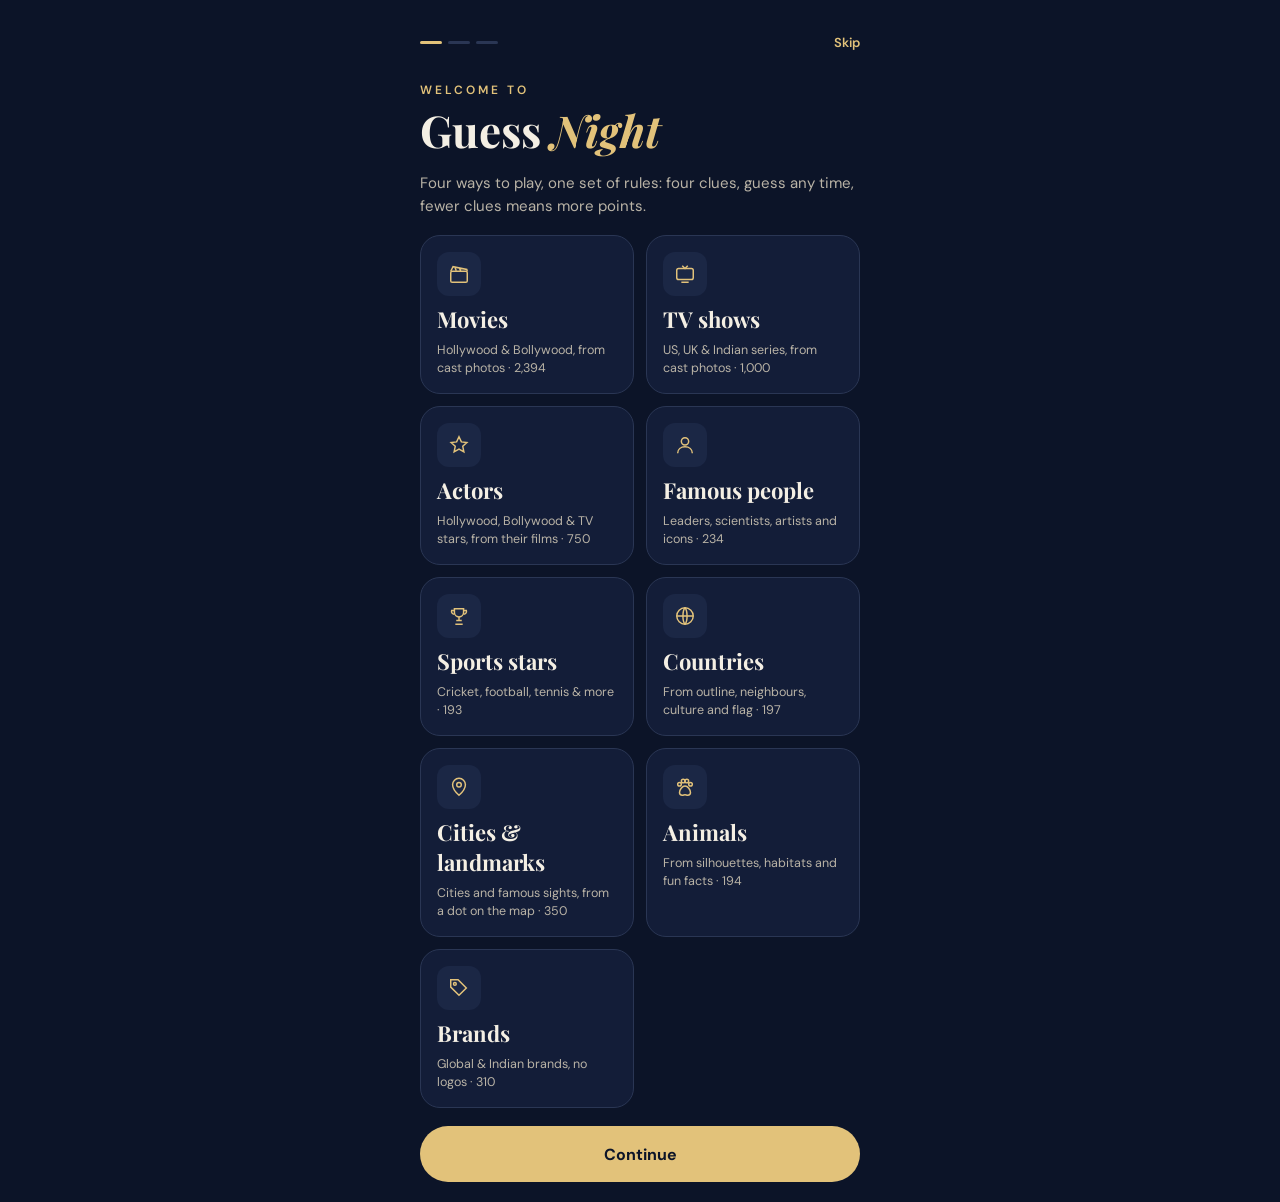
<file: index.html>
<!doctype html>
<html lang="en">
<head>
  <meta charset="utf-8" />
  <meta name="viewport" content="width=device-width, initial-scale=1, viewport-fit=cover" />
  <meta name="theme-color" content="#0C1428" />
  <meta name="color-scheme" content="dark" />
  <title>Guess Night</title>
  <link rel="icon" href="data:," />
  <link rel="preconnect" href="https://fonts.googleapis.com" />
  <link rel="preconnect" href="https://fonts.gstatic.com" crossorigin />
  <link href="https://fonts.googleapis.com/css2?family=Playfair+Display:ital,wght@0,600;0,700;1,600&family=DM+Sans:wght@400;500;600;700&display=swap" rel="stylesheet" />
  <script>
    // Anonymous play counts (GoatCounter: no cookies, no personal data). Only on the live site, never on localhost.
    if (/\.github\.io$/.test(location.hostname)) {
      const gc = document.createElement("script"); gc.async = true; gc.src = "https://gc.zgo.at/count.js";
      gc.dataset.goatcounter = "https://shyam3101.goatcounter.com/count"; document.head.appendChild(gc);
    }
  </script>
  <link rel="stylesheet" href="styles.css?v=4.5" />
</head>
<body>
<div id="app">

  <!-- ===== ONBOARDING 1: welcome ===== -->
  <section class="screen" id="ob1" aria-labelledby="ob1q">
    <div class="ob-top"><div class="dots" aria-hidden="true"><i class="on"></i><i></i><i></i></div><button class="link-btn" data-skip>Skip</button></div>
    <div><div class="label gold">Welcome to</div><h1 class="ob-q" id="ob1q" style="font-size:44px">Guess <em style="color:var(--gold)">Night</em></h1></div>
    <p class="ob-sub">Four ways to play, one set of rules: four clues, guess any time, fewer clues means more points.</p>
    <div class="cat-grid" id="obCats"></div>
    <button class="btn primary wide" id="ob1Next" style="margin-top:auto">Continue</button>
  </section>

  <!-- ===== ONBOARDING 2: level ===== -->
  <section class="screen" id="ob2" aria-labelledby="ob2q">
    <div class="ob-top"><div class="dots" aria-hidden="true"><i class="on"></i><i class="on"></i><i></i></div><button class="link-btn" data-skip>Skip</button></div>
    <h1 class="ob-q" id="ob2q">How hard should it be?</h1>
    <p class="ob-sub">You can change this any time.</p>
    <div style="display:flex;flex-direction:column;gap:12px">
      <button class="choice" data-level="supereasy"><span><strong>Just the hits</strong><small>Super easy · only the most famous answers, extra guess.</small></span></button>
      <button class="choice" data-level="easy"><span><strong>Casual</strong><small>Well-known answers with the clearest clues first.</small></span></button>
      <button class="choice" data-level="medium"><span><strong>Buff</strong><small>A good mix of famous and less obvious.</small></span></button>
      <button class="choice" data-level="hard"><span><strong>Nerd</strong><small>Everything, with the trickiest clues first.</small></span></button>
    </div>
  </section>

  <!-- ===== ONBOARDING 3: nickname ===== -->
  <section class="screen" id="ob3" aria-labelledby="ob3q">
    <div class="ob-top"><div class="dots" aria-hidden="true"><i class="on"></i><i class="on"></i><i class="on"></i></div><button class="link-btn" data-skip>Skip</button></div>
    <h1 class="ob-q" id="ob3q">What should we call you?</h1>
    <p class="ob-sub">Shown on your scores. Keep ours or type your own.</p>
    <div class="name-row">
      <label for="nickInput" class="sr">Nickname</label>
      <input id="nickInput" class="text-input" maxlength="24" autocomplete="off" />
      <button class="icon-btn" id="nickShuffle" aria-label="Suggest another name" style="width:56px;height:56px">
        <svg width="20" height="20" viewBox="0 0 24 24" fill="none" stroke="currentColor" stroke-width="2" stroke-linecap="round" aria-hidden="true"><path d="M3 7h3c5 0 7 10 12 10h3M3 17h3c2 0 3.5-1.6 4.7-3.5M14.3 9.5C15.5 8 16.9 7 18 7h3M18 4l3 3-3 3M18 14l3 3-3 3"/></svg>
      </button>
    </div>
    <div style="margin-top:auto;display:flex;flex-direction:column;gap:6px">
      <button class="btn primary wide" id="obPractice">Try a practice round</button>
      <button class="btn text wide" id="obSkipPractice">Skip practice</button>
    </div>
  </section>

  <!-- ===== HUB ===== -->
  <section class="screen" id="hubScreen" aria-labelledby="hubTitle">
    <div class="row"><div class="label gold">Tonight's lineup</div><div class="spacer"></div>
      <button class="icon-btn" id="openSettings" aria-label="Settings"><svg width="18" height="18" viewBox="0 0 24 24" fill="none" stroke="currentColor" stroke-width="1.8" aria-hidden="true"><path d="M4 7h10M18 7h2M4 17h4M12 17h8"/><circle cx="16" cy="7" r="2"/><circle cx="10" cy="17" r="2"/></svg></button>
    </div>
    <div style="text-align:center;display:flex;flex-direction:column;gap:8px">
      <h1 class="title" id="hubTitle" style="font-size:50px">Guess <em style="color:var(--gold)">Night</em></h1>
      <p class="muted" id="hubGreeting" style="margin:0;font-size:15px;line-height:1.5">Pick a category. Four clues. Name it before the curtain falls.</p>
    </div>
    <div class="seg two" id="modeSeg" role="group" aria-label="Game mode"><button data-v="solo">Solo</button><button data-v="party">Party</button></div>

    <div class="cat-grid" id="catGrid"></div>

    <div class="party-setup" id="partySetup" hidden>
      <div class="row"><div class="label">How many players?</div><span class="spacer"></span>
        <div class="stepper"><button class="icon-btn" id="pMinus" aria-label="Remove a player">−</button><b id="pCount" aria-live="polite">3</b><button class="icon-btn" id="pPlus" aria-label="Add a player">+</button></div></div>
      <div class="pnames" id="pNames"></div>
      <div class="label">What are we guessing?</div>
      <div class="row" style="flex-wrap:wrap;gap:6px" id="pCats"></div>
      <div class="muted" id="pCatNote" style="font-size:13px;line-height:1.5"></div>
      <div class="label">How do you play?</div>
      <div class="seg two" id="pStyle" role="group" aria-label="Party style"><button data-v="shout">Shout it out</button><button data-v="turns">Take turns</button></div>
      <div class="muted" id="pStyleNote" style="font-size:13px;line-height:1.5"></div>
      <div class="opts" id="partyOptions"></div>
      <button class="btn primary wide" id="startParty">Start party game</button>
    </div>

    <div class="home-foot" style="margin-top:auto"><span id="hubRecords"></span><span class="spacer"></span><button class="link-btn" id="openAbout">About</button><button class="link-btn" data-howto>How to play</button></div>
  </section>

  <!-- ===== CATEGORY HOME ===== -->
  <section class="screen" id="homeScreen" aria-labelledby="homeTitle">
    <div class="back-row"><button class="icon-btn" data-hub aria-label="Back to all categories"><svg width="18" height="18" viewBox="0 0 24 24" fill="none" stroke="currentColor" stroke-width="2" aria-hidden="true"><path d="M15 6l-6 6 6 6"/></svg></button><div class="label gold" id="homeKicker">Guess Night</div></div>
    <div style="display:flex;flex-direction:column;align-items:center;gap:12px">
      <div class="faces" id="homeFaces"></div>
      <h1 class="title" id="homeTitle" style="font-size:44px;text-align:center"></h1>
      <p class="muted" id="homeGreeting" style="margin:0;text-align:center;font-size:15px;max-width:300px;line-height:1.5"></p>
    </div>
    <div class="opts" id="homeOptions"></div>
    <div style="display:flex;flex-direction:column;gap:10px;margin-top:auto">
      <button class="btn primary wide" id="startSolo">Start solo game</button>
      <button class="daily-card" id="dailyCard"></button>
    </div>
    <div class="home-foot"><span id="homeRecords"></span><span class="spacer"></span><button class="link-btn" id="openStats">Stats</button><button class="link-btn" data-howto>How to play</button></div>
  </section>

  <!-- ===== GAME ===== -->
  <section class="screen" id="gameScreen" aria-label="Game">
    <div class="hud">
      <button class="icon-btn" id="quitBtn" aria-label="Quit game"><svg width="16" height="16" viewBox="0 0 24 24" fill="none" stroke="currentColor" stroke-width="2" aria-hidden="true"><path d="M6 6l12 12M18 6L6 18"/></svg></button>
      <div class="stars" id="hudLives" role="img"></div>
      <div class="label gold" id="hudMode" hidden></div>
      <div class="hud-score"><b id="hudScore">0</b><small id="hudStreak">No streak yet</small></div>
    </div>
    <div style="display:flex;flex-direction:column;gap:10px">
      <div class="act-row">
        <div class="act-title" id="actTitle">Act I</div>
        <div class="ring" id="ring" role="timer" aria-live="off">
          <svg width="48" height="48" viewBox="0 0 48 48" aria-hidden="true"><circle class="track" cx="24" cy="24" r="20" fill="none" stroke-width="3"/><circle class="prog" id="ringProg" cx="24" cy="24" r="20" fill="none" stroke-width="3" stroke-linecap="round" stroke-dasharray="125.66" stroke-dashoffset="0"/></svg>
          <span id="ringNum">15</span>
        </div>
      </div>
      <div class="bars" id="bars" aria-hidden="true"><i><b></b></i><i><b></b></i><i><b></b></i><i><b></b></i></div>
      <div class="worth"><span id="actHint"></span><span>Worth <b id="worthNum">150</b></span></div>
    </div>
    <div class="mix-chip" id="mixChip" hidden></div>
    <div class="cast" id="cast" aria-live="polite"></div>
    <div class="info-cards" id="infoCards"></div>
    <div class="tried" id="tried" hidden></div>
    <div class="coach" id="coach" hidden><p id="coachText"></p><div class="row"><span class="label" id="coachStep"></span><span class="spacer"></span><button class="btn primary" id="coachNext" style="height:44px">Next</button></div></div>
    <div class="guess-area">
      <div class="heard" id="heard" aria-live="polite"></div>
      <div class="feedback" id="feedback" aria-live="polite"></div>
      <div class="guess-row">
        <div class="sugg" id="sugg" hidden role="listbox" aria-label="Matching answers"></div>
        <label for="guessInput" class="sr">Your answer</label>
        <input id="guessInput" class="text-input" placeholder="Search" autocomplete="off" autocorrect="off" autocapitalize="off" spellcheck="false" enterkeyhint="go" />
        <button class="mic" id="micBtn" aria-label="Turn on hands-free voice" aria-pressed="false"><svg width="22" height="22" viewBox="0 0 24 24" fill="none" stroke="currentColor" stroke-width="1.8" stroke-linecap="round" aria-hidden="true"><rect x="9" y="3" width="6" height="11" rx="3"/><path d="M5 11a7 7 0 0 0 14 0M12 18v3"/></svg></button>
        <button class="btn primary" id="guessBtn" style="height:56px;padding:0 20px">Guess</button>
      </div>
      <div class="hint-line" id="hintLine">3 guesses left</div>
      <div class="row"><button class="btn text" id="skipBtn" style="color:var(--muted);padding:0 4px">Skip</button><span class="spacer"></span><button class="btn text" id="nextActBtn" style="padding:0 4px">Next clue now</button></div>
    </div>
  </section>

  <!-- ===== REVEAL ===== -->
  <section class="screen" id="revealScreen" aria-labelledby="revTitle">
    <div class="label gold">And the answer is</div>
    <div class="poster-wrap" id="revVisual"><img class="poster" id="revPoster" alt="" /><div class="shimmer" id="revShimmer" hidden></div></div>
    <div class="tier" id="revTier"></div>
    <div style="display:flex;flex-direction:column;gap:4px"><h2 class="title" id="revTitle" style="font-size:34px"></h2><div class="muted" id="revMeta" style="font-size:14px"></div></div>
    <div class="breakdown" id="revBreak"></div>
    <div class="row" style="justify-content:center;align-items:baseline;gap:10px"><div class="big-pts" id="revPts">+0</div><div class="muted" id="revTotal" style="font-size:14px"></div></div>
    <div id="revBadge"></div>
    <div class="board" id="revBoard" hidden></div>
    <div class="stars" id="revLives" role="img" style="justify-content:center"></div>
    <div class="starring" id="revStarring"></div>
    <button class="stay" id="reportBtn" style="font-size:12px">Report a problem with this one</button>
    <div class="rev-cta">
      <button class="btn primary wide big" id="revNext"><span class="fillbar" aria-hidden="true"></span><span class="lbl" id="revNextLbl">Next</span></button>
      <div class="row" style="justify-content:center;gap:18px"><button class="stay" id="revStay" hidden>Stay on this one</button><button class="stay" id="revEnd">End game</button></div>
    </div>
  </section>

  <!-- ===== GAME OVER ===== -->
  <section class="screen" id="overScreen" aria-labelledby="overTitle">
    <div style="text-align:center;display:flex;flex-direction:column;align-items:center;gap:8px;padding-top:10px">
      <svg class="trophy" width="54" height="54" viewBox="0 0 24 24" fill="none" stroke="currentColor" stroke-width="1.4" aria-hidden="true"><path d="M8 4h8v5a4 4 0 0 1-8 0z"/><path d="M8 6H5a3 3 0 0 0 3 4M16 6h3a3 3 0 0 1-3 4M12 13v4M9 21h6M10 17h4"/></svg>
      <div class="label gold">The awards</div>
      <h1 class="title" id="overTitle" style="font-size:22px;font-weight:600;font-style:italic">For outstanding guessing, the score goes to</h1>
      <div class="muted" id="overName"></div>
      <div class="big-pts" id="overScore" style="font-size:64px">0</div>
    </div>
    <div id="overAward"></div>
    <div class="grid2">
      <div class="stat"><small id="overNailedLabel">Nailed</small><b id="overNailed">0</b></div>
      <div class="stat"><small>Best streak</small><b id="overStreak">0</b></div>
    </div>
    <div class="list-line" id="overLists"></div>
    <div style="margin-top:auto;display:flex;flex-direction:column;gap:8px">
      <button class="btn primary wide" id="overAgain">Play again</button>
      <div class="row"><button class="btn ghost" id="overShare" style="flex:1">Share score</button><button class="btn ghost" id="overHome" style="flex:1">Home</button></div>
    </div>
  </section>

  <!-- ===== PARTY PODIUM ===== -->
  <section class="screen" id="podiumScreen" aria-labelledby="podTitle">
    <div style="text-align:center;display:flex;flex-direction:column;align-items:center;gap:6px;padding-top:6px">
      <svg class="trophy" width="48" height="48" viewBox="0 0 24 24" fill="none" stroke="currentColor" stroke-width="1.4" aria-hidden="true"><path d="M8 4h8v5a4 4 0 0 1-8 0z"/><path d="M8 6H5a3 3 0 0 0 3 4M16 6h3a3 3 0 0 1-3 4M12 13v4M9 21h6M10 17h4"/></svg>
      <div class="label gold">And the award goes to</div>
      <h1 class="title" id="podTitle" style="font-size:40px"></h1>
      <div class="muted" id="podSub"></div>
    </div>
    <div class="podium" id="podium"></div>
    <div class="board" id="podBoard"></div>
    <div class="label">Special awards</div>
    <div class="awards-list" id="podAwards"></div>
    <div style="margin-top:auto;display:flex;gap:8px"><button class="btn primary" id="podRematch" style="flex:1">Rematch</button><button class="btn ghost" id="podHome" style="flex:1">Home</button></div>
  </section>

  <!-- ===== DAILY RESULT ===== -->
  <section class="screen" id="dailyScreen" aria-labelledby="dailyTitle">
    <div class="row"><button class="icon-btn" data-home aria-label="Back"><svg width="18" height="18" viewBox="0 0 24 24" fill="none" stroke="currentColor" stroke-width="2" aria-hidden="true"><path d="M15 6l-6 6 6 6"/></svg></button><div class="label gold" id="dailyKicker">Daily challenge</div></div>
    <div style="text-align:center;display:flex;flex-direction:column;gap:6px"><h1 class="title" id="dailyTitle" style="font-size:36px"></h1><div class="muted" id="dailySub"></div></div>
    <div class="squares" id="dailySquares"></div>
    <div class="muted" style="font-size:12px;text-align:center">Gold = solved on the first clue. Darker = more clues needed. Empty = missed.</div>
    <div class="list-line" id="dailyFilms"></div>
    <div class="share-box" id="dailyShare"></div>
    <div style="margin-top:auto;display:flex;gap:8px"><button class="btn primary" id="dailyShareBtn" style="flex:1">Share</button><button class="btn ghost" id="dailyCopyBtn" style="flex:1">Copy</button></div>
    <div class="muted" style="font-size:13px;text-align:center">A new set of 5 arrives tomorrow.</div>
  </section>

  <!-- ===== STATS ===== -->
  <section class="screen" id="statsScreen" aria-labelledby="statsTitle">
    <div class="row"><button class="icon-btn" data-home aria-label="Back"><svg width="18" height="18" viewBox="0 0 24 24" fill="none" stroke="currentColor" stroke-width="2" aria-hidden="true"><path d="M15 6l-6 6 6 6"/></svg></button><h1 class="title" id="statsTitle" style="font-size:28px">Your stats</h1></div>
    <div class="grid2" id="statsGrid"></div>
    <div class="label" id="statsCatLabel">Accuracy</div>
    <div id="statsInd" style="display:flex;flex-direction:column;gap:10px"></div>
    <div class="label" id="statsDecadeLabel">Best decade</div>
    <div id="statsDecade" class="list-line"></div>
    <button class="btn text" id="resetStats" style="margin-top:auto">Reset stats</button>
  </section>

  <!-- ===== SETTINGS ===== -->
  <section class="screen" id="settingsScreen" aria-labelledby="setTitle">
    <div class="row"><button class="icon-btn" data-hub aria-label="Back"><svg width="18" height="18" viewBox="0 0 24 24" fill="none" stroke="currentColor" stroke-width="2" aria-hidden="true"><path d="M15 6l-6 6 6 6"/></svg></button><h1 class="title" id="setTitle" style="font-size:28px">Settings</h1></div>
    <div class="set-group"><div class="label">Difficulty</div>
      <div class="seg five" id="setDiff" role="group" aria-label="Difficulty"><button data-v="supereasy">Super easy</button><button data-v="easy">Easy</button><button data-v="medium">Medium</button><button data-v="hard">Hard</button><button data-v="mixed">Mixed</button></div></div>
    <div class="set-group"><div class="label">Time per clue</div>
      <div class="seg three" id="setTime" role="group" aria-label="Time per clue"><button data-v="15">15 sec</button><button data-v="30">30 sec</button><button data-v="60">1 min</button></div>
      <div class="muted" style="font-size:12px">Daily challenges always use 15 seconds, so everyone's scores compare fairly.</div>
      <div class="toggle-row"><span id="lblAuto">Auto next<small style="display:block;color:var(--muted);font-size:12px">Start the next round 3 seconds after each answer</small></span><button class="switch" role="switch" id="swAuto" aria-labelledby="lblAuto"></button></div></div>
    <div class="set-group"><label class="label" for="setNick">Nickname</label><input id="setNick" class="text-input" maxlength="24" autocomplete="off" /></div>
    <div>
      <div class="toggle-row"><span id="lblSound">Sound effects</span><button class="switch" role="switch" id="swSound" aria-labelledby="lblSound"></button></div>
      <div class="toggle-row"><span id="lblVib">Vibration</span><button class="switch" role="switch" id="swVib" aria-labelledby="lblVib"></button></div>
      <div class="toggle-row"><span id="lblVoice">Hands-free voice</span><button class="switch" role="switch" id="swVoice" aria-labelledby="lblVoice"></button></div>
      <div class="set-group" style="padding:12px 0"><div class="label">Voice language</div>
        <div class="seg three" id="setLang" role="group" aria-label="Voice language"><button data-v="en-IN">English (India)</button><button data-v="en-US">English (US)</button><button data-v="hi-IN">Hindi</button></div>
        <div class="muted" id="voiceSupport" style="font-size:12px"></div></div>
      <div class="toggle-row"><span id="lblRm">Reduce motion</span><button class="switch" role="switch" id="swRm" aria-labelledby="lblRm"></button></div>
    </div>
    <button class="btn ghost wide" id="resetSeen">Reset seen answers</button>
    <button class="btn ghost wide" id="replayTutorial">Replay the tutorial</button>
    <button class="btn ghost wide" id="openAbout2">About &amp; credits</button>
  </section>

  <!-- ===== ABOUT ===== -->
  <section class="screen" id="aboutScreen" aria-labelledby="aboutTitle">
    <div class="row"><button class="icon-btn" data-hub aria-label="Back"><svg width="18" height="18" viewBox="0 0 24 24" fill="none" stroke="currentColor" stroke-width="2" aria-hidden="true"><path d="M15 6l-6 6 6 6"/></svg></button><h1 class="title" id="aboutTitle" style="font-size:28px">About</h1></div>
    <div class="about" id="aboutBody"></div>
  </section>
</div>

<!-- countdown -->
<div class="overlay" id="countdown" hidden aria-live="assertive">
  <div class="countdown">
    <span class="slate" id="cdIcon"></span>
    <div class="label gold" id="cdLabel">Round 1</div>
    <div class="num" id="cdNum">3</div>
  </div>
</div>

<!-- how to play -->
<div class="sheet-bg" id="howTo" hidden>
  <div class="sheet" role="dialog" aria-modal="true" aria-labelledby="howToTitle">
    <h2 class="title" id="howToTitle" style="font-size:26px">How to play</h2>
    <ol id="howToActs"></ol>
    <p class="muted" style="margin:0;line-height:1.6;font-size:14px">A new clue arrives every 15 seconds (30 seconds or 1 minute in Settings). Guess any time. Earlier clues are worth more (100, 75, 50, 25) plus a speed bonus. You get 3 guesses per round; each miss costs 10 points. Right answers in a row raise your streak multiplier. Miss one and you lose a star; lose all 3 and the curtain falls. Skip up to 3 per game without losing a star (your streak resets). A close answer, like another title from the same series or franchise, earns 75%.</p>
    <button class="btn primary wide" data-close>Got it</button>
  </div>
</div>

<div class="sheet-bg" id="whoSheet" hidden>
  <div class="sheet" role="dialog" aria-modal="true" aria-labelledby="whoTitle">
    <div class="label gold" id="whoKicker">Correct!</div>
    <h2 class="title" id="whoTitle" style="font-size:28px">Who said it?</h2>
    <div class="muted" id="whoPts"></div>
    <div class="who-list" id="whoList"></div>
    <button class="btn text" id="whoNobody">Nobody, it was misheard. Keep playing</button>
  </div>
</div>
<div class="sheet-bg" id="reportSheet" hidden>
  <div class="sheet" role="dialog" aria-modal="true" aria-labelledby="reportTitle">
    <h2 class="title" id="reportTitle" style="font-size:24px">What's wrong?</h2>
    <div class="muted" id="reportFilm" style="font-size:14px"></div>
    <div class="who-list" id="reportReasons" style="grid-template-columns:1fr"></div>
    <label class="label" for="reportNote">Note (optional)</label>
    <input id="reportNote" class="text-input" maxlength="200" placeholder="What did you notice?" autocomplete="off" />
    <button class="btn primary wide" id="reportSend" disabled>Send report</button>
    <p class="muted" style="margin:0;font-size:12px;line-height:1.5">Opens a pre-filled report on GitHub in a new tab (you'll need a free GitHub account to submit it). It's also saved on this device.</p>
    <button class="btn text wide" data-close>Cancel</button>
  </div>
</div>
<div class="sheet-bg" id="voiceSheet" hidden>
  <div class="sheet" role="dialog" aria-modal="true" aria-labelledby="voiceTitle">
    <h2 class="title" id="voiceTitle" style="font-size:26px">Hands-free voice</h2>
    <p class="muted" style="margin:0;line-height:1.6;font-size:14px">While a round is on screen, the microphone listens. Say the answer and it counts the moment it's right. Chatter and wrong answers are ignored and never cost you anything. You can also say “next clue” or “skip”.</p>
    <p class="muted" style="margin:0;line-height:1.6;font-size:14px">Your browser's speech service (Apple or Google) turns speech into text. Your browser will ask for microphone permission once. The mic is only on during a round, never on menus.</p>
    <button class="btn primary wide" id="voiceOk">Turn on voice</button>
    <button class="btn text wide" data-close>Not now</button>
  </div>
</div>

<canvas id="confetti" hidden></canvas>
<div class="toast" id="toast" hidden role="status"></div>

<script src="packs/manifest.js?v=4.5"></script>
<script src="core.js?v=4.5"></script>
<script src="packs.js?v=4.5"></script>
<script src="game.js?v=4.5"></script>
<script src="app.js?v=4.5"></script>
</body>
</html>
</file>
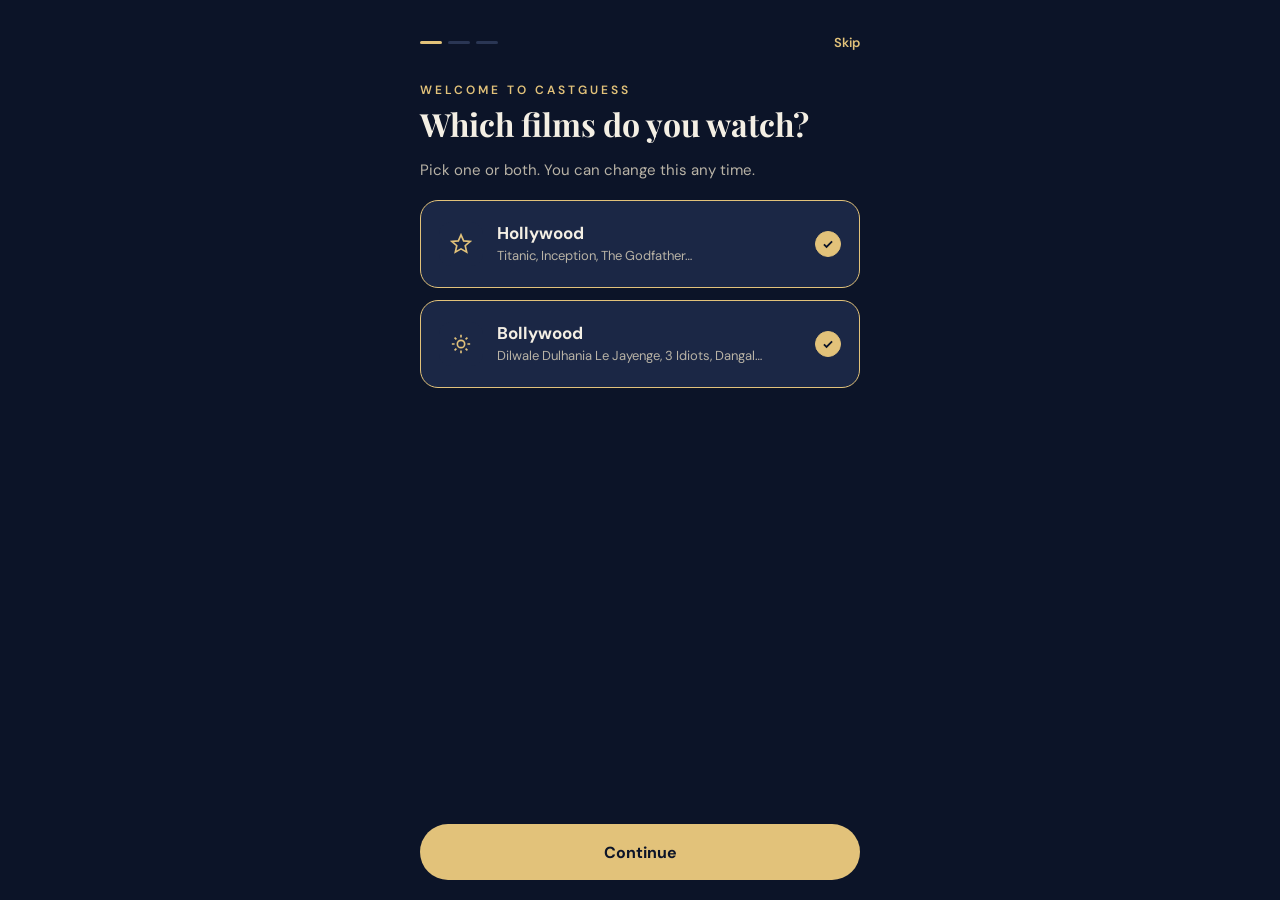
<file: classic/index.html>
<!doctype html>
<html lang="en">
<head>
  <meta charset="utf-8" />
  <meta name="viewport" content="width=device-width, initial-scale=1, viewport-fit=cover" />
  <meta name="theme-color" content="#0C1428" />
  <meta name="color-scheme" content="dark" />
  <title>CastGuess</title>
  <link rel="preconnect" href="https://fonts.googleapis.com" />
  <link rel="preconnect" href="https://fonts.gstatic.com" crossorigin />
  <link href="https://fonts.googleapis.com/css2?family=Playfair+Display:ital,wght@0,600;0,700;1,600&family=DM+Sans:wght@400;500;600;700&display=swap" rel="stylesheet" />
  <script>
    // Anonymous play counts (GoatCounter: no cookies, no personal data). Only on the live site, never on localhost.
    if (/\.github\.io$/.test(location.hostname)) {
      const gc = document.createElement("script"); gc.async = true; gc.src = "https://gc.zgo.at/count.js";
      gc.dataset.goatcounter = "https://shyam3101.goatcounter.com/count"; document.head.appendChild(gc);
    }
  </script>
  <style>
    :root {
      --bg: #0C1428; --s1: #131D38; --s2: #1B2745; --b1: #2A3654; --b2: #3A4766;
      --gold: #E2C27A; --gold-h: #F1D9A0; --text: #F4EFE4; --muted: #B9B3A6; --dim: #8E97AE; --coral: #F08A6C;
      --serif: 'Playfair Display', Georgia, serif; --sans: 'DM Sans', system-ui, -apple-system, sans-serif;
    }
    * { box-sizing: border-box; -webkit-tap-highlight-color: transparent; }
    html, body { margin: 0; min-height: 100%; background: var(--bg); color: var(--text); font-family: var(--sans); -webkit-font-smoothing: antialiased; }
    button, input { font: inherit; color: inherit; }
    button { cursor: pointer; }
    button:disabled { cursor: default; }
    [hidden] { display: none !important; }
    :focus-visible { outline: 2px solid var(--gold); outline-offset: 3px; }
    a { color: var(--gold); }

    #app { max-width: 480px; margin: 0 auto; min-height: 100dvh; padding: max(20px, env(safe-area-inset-top)) 20px max(20px, env(safe-area-inset-bottom)); display: flex; flex-direction: column; }
    .screen { display: none; flex: 1; flex-direction: column; gap: 18px; min-height: 0; }
    .screen.active { display: flex; animation: fade 260ms ease both; }
    @keyframes fade { from { opacity: 0; transform: translateY(6px); } to { opacity: 1; transform: none; } }

    /* ---------- shared bits ---------- */
    .label { font-size: 12px; font-weight: 600; letter-spacing: 2px; text-transform: uppercase; color: var(--muted); }
    .label.gold { color: var(--gold); letter-spacing: 3px; }
    .serif { font-family: var(--serif); }
    .title { font-family: var(--serif); font-weight: 700; line-height: 1.05; margin: 0; }
    .btn { height: 56px; border-radius: 999px; border: 0; padding: 0 24px; font-weight: 700; font-size: 16px; display: inline-flex; align-items: center; justify-content: center; gap: 8px; }
    .btn.primary { background: var(--gold); color: var(--bg); }
    .btn.primary:hover { background: var(--gold-h); }
    .btn.primary:disabled { opacity: .45; }
    .btn.ghost { background: transparent; border: 1px solid var(--b1); color: var(--text); font-weight: 600; }
    .btn.text { background: transparent; color: var(--gold); height: 44px; font-weight: 600; font-size: 14px; }
    .btn.wide { width: 100%; }
    .icon-btn { width: 44px; height: 44px; border-radius: 50%; border: 1px solid var(--b1); background: transparent; color: #C9C3B6; display: grid; place-items: center; flex: 0 0 auto; }
    .chip { height: 44px; padding: 0 12px; white-space: nowrap; border-radius: 999px; border: 1.5px solid var(--b2); background: transparent; color: var(--text); font-weight: 600; font-size: 14px; display: inline-flex; align-items: center; gap: 6px; }
    .chip[aria-pressed="true"] { background: var(--gold); border-color: var(--gold); color: var(--bg); font-weight: 700; }
    .chip .tick { display: none; }
    .chip[aria-pressed="true"] .tick { display: inline; }
    .chip:disabled { border-style: dashed; color: var(--dim); }
    .seg { display: grid; grid-template-columns: repeat(4, minmax(0, 1fr)); border: 1px solid var(--b1); border-radius: 14px; overflow: hidden; }
    .seg.three { grid-template-columns: repeat(3, minmax(0, 1fr)); }
    .seg button { height: 44px; border: 0; background: transparent; color: var(--text); font-weight: 600; font-size: 14px; }
    .seg button[aria-pressed="true"] { background: var(--s2); color: var(--gold); font-weight: 700; }
    .row { display: flex; align-items: center; gap: 10px; }
    .spacer { flex: 1; }
    .muted { color: var(--muted); }
    .card { background: var(--s1); border: 1px solid var(--b1); border-radius: 18px; padding: 16px; }
    .stars { display: flex; gap: 6px; align-items: center; }
    .star { width: 16px; height: 16px; }
    .star.lost path { fill: none; stroke: var(--b2); stroke-width: 1.5; }
    .divider { border-top: 1px solid var(--b1); }

    /* ---------- onboarding ---------- */
    .ob-top { display: flex; align-items: center; justify-content: space-between; min-height: 44px; }
    .dots { display: flex; gap: 6px; }
    .dots i { width: 22px; height: 3px; border-radius: 3px; background: var(--b1); }
    .dots i.on { background: var(--gold); }
    .ob-q { font-family: var(--serif); font-size: 32px; font-weight: 700; line-height: 1.1; margin: 8px 0 0; }
    .ob-sub { color: var(--muted); font-size: 15px; margin: 0; line-height: 1.5; }
    .choice { width: 100%; min-height: 88px; text-align: left; border-radius: 18px; border: 1.5px solid var(--b1); background: var(--s1); padding: 16px 18px; display: flex; align-items: center; gap: 14px; }
    .choice[aria-pressed="true"] { border-color: var(--gold); background: var(--s2); }
    .choice strong { display: block; font-size: 17px; }
    .choice small { display: block; color: var(--muted); font-size: 13px; margin-top: 3px; line-height: 1.4; }
    .choice .check { margin-left: auto; width: 26px; height: 26px; border-radius: 50%; border: 1.5px solid var(--b2); display: grid; place-items: center; flex: 0 0 auto; color: var(--bg); }
    .choice[aria-pressed="true"] .check { background: var(--gold); border-color: var(--gold); }
    .choice .emblem { width: 44px; height: 44px; border-radius: 12px; background: var(--s2); display: grid; place-items: center; color: var(--gold); flex: 0 0 auto; }
    .name-row { display: flex; gap: 8px; }
    .text-input { flex: 1; min-width: 0; height: 56px; border-radius: 999px; border: 1px solid var(--b2); background: var(--s1); color: var(--text); padding: 0 20px; font-size: 17px; outline: none; }
    .text-input:focus { border-color: var(--gold); }

    /* ---------- home ---------- */
    .faces { display: flex; justify-content: center; }
    .faces img { width: 80px; height: 80px; border-radius: 50%; object-fit: cover; object-position: 50% 20%; border: 2px solid var(--gold); filter: grayscale(1); background: var(--s2); }
    .faces img + img { margin-left: -18px; }
    .daily-card { width: 100%; text-align: left; display: flex; align-items: center; gap: 14px; border-radius: 18px; border: 1px solid var(--gold); background: linear-gradient(135deg, rgba(226,194,122,.14), rgba(226,194,122,.03)); padding: 14px 16px; min-height: 64px; color: var(--text); }
    .daily-card strong { display: block; font-size: 15px; }
    .daily-card small { color: var(--muted); font-size: 13px; }
    .daily-card .cal { width: 40px; height: 40px; border-radius: 10px; background: var(--gold); color: var(--bg); display: grid; place-items: center; font-weight: 700; font-family: var(--serif); font-size: 18px; flex: 0 0 auto; }
    .home-foot { display: flex; align-items: center; gap: 14px; font-size: 13px; color: var(--muted); }
    .home-foot b { color: var(--text); }
    .link-btn { background: none; border: 0; color: var(--gold); font-weight: 600; font-size: 13px; padding: 12px 0; }

    /* ---------- game ---------- */
    .hud { display: flex; align-items: center; justify-content: space-between; gap: 10px; }
    .hud-score { text-align: right; }
    .hud-score b { display: block; font-size: 18px; }
    .hud-score small { font-size: 11px; color: var(--muted); }
    .act-row { display: flex; align-items: center; justify-content: space-between; gap: 10px; }
    .act-title { font-family: var(--serif); font-size: 25px; font-weight: 600; }
    .act-title em { color: var(--gold); }
    .ring { position: relative; width: 48px; height: 48px; flex: 0 0 auto; }
    .ring svg { transform: rotate(-90deg); }
    .ring .track { stroke: var(--b1); }
    .ring .prog { stroke: var(--gold); transition: stroke 200ms; }
    .ring span { position: absolute; inset: 0; display: grid; place-items: center; font-weight: 700; font-size: 16px; font-variant-numeric: tabular-nums; color: var(--gold); }
    .ring.low .prog { stroke: var(--coral); }
    .ring.low span { color: var(--coral); animation: pulse 1s ease infinite; }
    @keyframes pulse { 50% { transform: scale(1.18); } }
    .bars { display: grid; grid-template-columns: repeat(4, minmax(0, 1fr)); gap: 6px; }
    .bars i { height: 3px; background: var(--b1); position: relative; overflow: hidden; }
    .bars i b { position: absolute; inset: 0; background: var(--gold); transform-origin: left; transform: scaleX(0); }
    .worth { font-size: 13px; color: var(--muted); display: flex; justify-content: space-between; }
    .worth b { color: var(--gold); font-size: 15px; }

    .cast { display: grid; grid-template-columns: repeat(2, minmax(0, 1fr)); gap: 16px 14px; }
    .actor { display: flex; flex-direction: column; gap: 8px; min-width: 0; }
    .actor .ph { height: clamp(128px, 24dvh, 214px); border-radius: 4px; overflow: hidden; outline: 1px solid var(--gold); outline-offset: 4px; background: var(--s1); }
    .actor .ph img { width: 100%; height: 100%; object-fit: cover; object-position: 50% 20%; display: block; }
    .actor .nm { font-size: 13px; line-height: 1.25; text-align: center; opacity: 0; transform: translateY(8px); transition: opacity 380ms ease, transform 380ms ease; min-height: 16px; }
    .cast.names .nm { opacity: 1; transform: none; }
    .actor.extra .nm { color: var(--gold); }
    .actor.flip { animation: flipIn 520ms cubic-bezier(.2,.8,.3,1) both; }
    @keyframes flipIn { from { transform: perspective(700px) rotateY(85deg); opacity: 0; } to { transform: none; opacity: 1; } }
    .actor.spot .ph { animation: spot 1.6s ease both; }
    @keyframes spot { 0% { box-shadow: 0 0 0 0 rgba(226,194,122,0); } 25% { box-shadow: 0 0 40px 10px rgba(226,194,122,.55); } 100% { box-shadow: 0 0 0 0 rgba(226,194,122,0); } }
    .locked .ph { outline: 0; border: 1px dashed var(--b2); background: transparent; display: flex; flex-direction: column; align-items: center; justify-content: center; gap: 8px; color: var(--muted); text-align: center; }
    .locked .ph em { font-family: var(--serif); font-size: 16px; color: var(--text); }
    .locked .ph small { font-size: 12px; }
    .cast.compact { grid-template-columns: repeat(4, minmax(0, 1fr)); gap: 8px; }
    .cast.compact .ph { height: 104px; outline-offset: 3px; }
    .cast.compact .nm { font-size: 11.5px; text-align: left; }
    .synopsis { border-top: 1px solid var(--b1); border-bottom: 1px solid var(--b1); padding: 14px 4px; display: flex; flex-direction: column; gap: 8px; }
    .synopsis p { margin: 0; font-family: var(--serif); font-style: italic; font-size: 18px; line-height: 1.45; min-height: 52px; }
    .tried { font-size: 13px; color: var(--muted); }
    .tried s { color: var(--coral); margin-left: 6px; }

    .guess-area { margin-top: auto; display: flex; flex-direction: column; gap: 8px; position: relative; }
    .heard:empty, .feedback:empty { min-height: 0; display: none; }
    .feedback { min-height: 18px; font-size: 13px; text-align: center; color: var(--muted); }
    .feedback.bad { color: var(--coral); }
    .feedback.near { color: var(--gold); font-weight: 600; }
    .guess-row { display: flex; gap: 8px; position: relative; }
    .guess-row .text-input.shake { animation: shake 380ms ease; border-color: var(--coral); }
    @keyframes shake { 20%, 60% { transform: translateX(-7px); } 40%, 80% { transform: translateX(7px); } }
    .sugg { position: absolute; left: 0; right: 0; bottom: calc(100% + 8px); border-radius: 18px; background: var(--s1); border: 1px solid var(--b1); overflow: hidden; z-index: 5; box-shadow: 0 -16px 40px rgba(0,0,0,.45); }
    .sugg button { width: 100%; display: flex; justify-content: space-between; gap: 10px; text-align: left; padding: 13px 18px; border: 0; border-bottom: 1px solid #1F2A47; background: transparent; font-size: 15px; min-height: 46px; }
    .sugg button:last-child { border-bottom: 0; }
    .sugg button:hover, .sugg button:focus-visible { background: var(--s2); color: var(--gold); }
    .sugg span { color: var(--dim); flex: 0 0 auto; }
    .hint-line { font-size: 12px; color: var(--muted); text-align: center; }
    .float { position: absolute; right: 90px; top: -6px; color: var(--coral); font-weight: 700; font-size: 18px; pointer-events: none; animation: floatUp 1s ease forwards; }
    @keyframes floatUp { to { transform: translateY(-46px); opacity: 0; } }
    .coach { border: 1px solid var(--gold); background: var(--s2); border-radius: 18px; padding: 14px 16px; display: flex; flex-direction: column; gap: 10px; animation: fade 300ms ease both; }
    .coach p { margin: 0; font-size: 15px; line-height: 1.5; }
    .coach .row .label { font-size: 11px; }

    /* ---------- reveal ---------- */
    #revealScreen { align-items: center; text-align: center; gap: 14px; }
    .poster-wrap { position: relative; margin-top: 4px; perspective: 900px; }
    .poster { height: clamp(160px, 28dvh, 276px); width: auto; aspect-ratio: 2 / 3; object-fit: cover; border-radius: 4px; outline: 1px solid var(--gold); outline-offset: 6px; display: block; background: var(--s1); }
    .poster.flip { animation: posterFlip 700ms cubic-bezier(.2,.8,.3,1) both; }
    @keyframes posterFlip { from { transform: rotateY(-100deg); opacity: 0; } to { transform: none; opacity: 1; } }
    .poster.miss { filter: grayscale(1) brightness(.75); outline-color: var(--b2); }
    .shimmer { position: absolute; inset: 0; overflow: hidden; border-radius: 4px; pointer-events: none; }
    .shimmer::after { content: ""; position: absolute; top: 0; bottom: 0; width: 60%; left: -80%; background: linear-gradient(100deg, transparent, rgba(241,217,160,.55), transparent); animation: sweep 1.1s 500ms ease forwards; }
    @keyframes sweep { to { left: 130%; } }
    .tier { font-family: var(--serif); font-style: italic; font-size: 20px; color: var(--gold); }
    .tier.miss { color: var(--muted); }
    .breakdown { width: 100%; display: grid; grid-template-columns: repeat(4, minmax(0, 1fr)); border-top: 1px solid var(--b1); border-bottom: 1px solid var(--b1); padding: 12px 0; }
    .breakdown b { display: block; font-size: 18px; }
    .breakdown small { font-size: 11px; color: var(--muted); }
    .big-pts { font-family: var(--serif); font-size: 46px; font-weight: 700; color: var(--gold); line-height: 1; }
    .badge { display: inline-flex; align-items: center; gap: 10px; padding: 10px 16px; border-radius: 999px; border: 1px solid var(--gold); background: var(--s2); animation: popBadge 600ms cubic-bezier(.2,.9,.3,1.4) both; }
    .badge b { font-family: var(--serif); font-size: 17px; color: var(--gold); }
    @keyframes popBadge { from { transform: scale(.4); opacity: 0; } to { transform: none; opacity: 1; } }
    .star.drop { animation: drop 900ms 400ms ease-in forwards; }
    @keyframes drop { to { transform: translateY(40px) rotate(70deg); opacity: 0; } }
    .btn.big { height: 70px; font-size: 20px; position: relative; overflow: hidden; }
    .btn.big .lbl { position: relative; z-index: 1; }
    .btn.big .fillbar { position: absolute; inset: 0; background: rgba(12,20,40,.22); transform-origin: left; transform: scaleX(0); }
    .btn.big.auto .fillbar { animation: fillbar 3s linear forwards; }
    @keyframes fillbar { to { transform: scaleX(1); } }
    .rev-cta { position: sticky; bottom: 0; margin-top: auto; width: 100%; display: flex; flex-direction: column; align-items: center; gap: 2px; padding: 14px 0 max(4px, env(safe-area-inset-bottom)); background: linear-gradient(180deg, rgba(12,20,40,0), var(--bg) 22%); z-index: 3; }
    .stay { background: none; border: 0; color: var(--muted); font-size: 13px; text-decoration: underline; min-height: 40px; padding: 0 12px; }
    .starring { font-size: 13px; color: var(--muted); line-height: 1.55; }
    .starring b { color: var(--text); font-weight: 600; }

    /* ---------- awards / daily / stats ---------- */
    .trophy { color: var(--gold); }
    .award { border: 1px solid var(--gold); border-radius: 18px; padding: 16px; background: linear-gradient(135deg, rgba(226,194,122,.18), rgba(226,194,122,.02)); text-align: center; animation: popBadge 700ms cubic-bezier(.2,.9,.3,1.3) both; }
    .grid2 { display: grid; grid-template-columns: repeat(2, minmax(0, 1fr)); gap: 10px; }
    .stat { background: var(--s1); border: 1px solid var(--b1); border-radius: 16px; padding: 12px 14px; }
    .stat small { display: block; font-size: 11px; letter-spacing: 1px; text-transform: uppercase; color: var(--muted); }
    .stat b { font-size: 24px; font-family: var(--serif); }
    .list-line { font-size: 14px; line-height: 1.6; color: var(--muted); }
    .list-line b { color: var(--text); font-weight: 600; }
    .squares { display: flex; gap: 8px; justify-content: center; }
    .squares i { width: 48px; height: 48px; border-radius: 10px; display: grid; place-items: center; font-style: normal; font-weight: 700; font-size: 15px; }
    .sq1 { background: var(--gold); color: var(--bg); }
    .sq2 { background: #C7A964; color: var(--bg); }
    .sq3 { background: #8C7A52; color: var(--text); }
    .sq4 { background: #5A5240; color: var(--text); }
    .sq0 { background: var(--s1); border: 1px solid var(--b2); color: var(--dim); }
    .share-box { white-space: pre-line; font-size: 15px; line-height: 1.5; background: var(--s1); border: 1px dashed var(--b2); border-radius: 14px; padding: 14px 16px; text-align: left; }
    .bar-row { display: grid; grid-template-columns: 96px 1fr 52px; align-items: center; gap: 10px; font-size: 14px; }
    .bar-row .track { height: 8px; border-radius: 8px; background: var(--s2); overflow: hidden; }
    .bar-row .track b { display: block; height: 100%; background: var(--gold); border-radius: 8px; }

    /* ---------- settings ---------- */
    .set-group { display: flex; flex-direction: column; gap: 10px; }
    .toggle-row { display: flex; align-items: center; justify-content: space-between; min-height: 52px; border-bottom: 1px solid var(--b1); font-size: 15px; }
    .switch { width: 52px; height: 32px; border-radius: 999px; border: 0; background: var(--b2); position: relative; flex: 0 0 auto; }
    .switch::after { content: ""; position: absolute; top: 4px; left: 4px; width: 24px; height: 24px; border-radius: 50%; background: var(--text); transition: transform 200ms; }
    .switch[aria-checked="true"] { background: var(--gold); }
    .switch[aria-checked="true"]::after { transform: translateX(20px); background: var(--bg); }
    .set-group .text-input { flex: none; }
    .range { position: relative; height: 44px; }
    .range .rail { position: absolute; left: 14px; right: 14px; top: 20px; height: 4px; border-radius: 4px; background: var(--b1); }
    .range .fill { position: absolute; top: 0; bottom: 0; background: var(--gold); border-radius: 4px; }
    .range input[type=range] { position: absolute; left: 0; right: 0; top: 8px; width: 100%; height: 28px; margin: 0; background: none; pointer-events: none; -webkit-appearance: none; appearance: none; }
    .range input[type=range]::-webkit-slider-runnable-track { background: none; }
    .range input[type=range]::-webkit-slider-thumb { pointer-events: auto; -webkit-appearance: none; width: 28px; height: 28px; border-radius: 50%; background: var(--gold); border: 4px solid var(--bg); box-shadow: 0 0 0 1px var(--gold); cursor: pointer; }
    .range input[type=range]::-moz-range-thumb { pointer-events: auto; width: 22px; height: 22px; border-radius: 50%; background: var(--gold); border: 4px solid var(--bg); cursor: pointer; }
    .range input[type=range]::-moz-range-track { background: none; }
    .yp { display: flex; flex-direction: column; gap: 8px; }
    .yp-head { display: flex; justify-content: space-between; align-items: baseline; }
    .yp-head b { font-family: var(--serif); font-size: 20px; }
    .presets { display: flex; flex-wrap: wrap; gap: 6px; }
    .presets .chip { font-size: 13px; padding: 0 12px; }
    .match { font-size: 13px; color: var(--muted); }
    .match.low { color: var(--coral); }
    .collapse-row { width: 100%; min-height: 48px; display: flex; align-items: center; justify-content: space-between; gap: 10px; background: transparent; border: 1px solid var(--b1); border-radius: 14px; padding: 0 14px; color: var(--text); font-weight: 600; font-size: 14px; }
    .collapse-row .chev { transition: transform 200ms; color: var(--gold); }
    .collapse-row[aria-expanded="true"] .chev { transform: rotate(180deg); }
    #setLang button { font-size: 12.5px; padding: 0 2px; }
    .credit { font-size: 12px; color: var(--dim); line-height: 1.5; }

    /* ---------- overlays ---------- */
    .overlay { position: fixed; inset: 0; z-index: 40; display: grid; place-items: center; background: rgba(12,20,40,.94); }
    .countdown { display: flex; flex-direction: column; align-items: center; gap: 14px; }
    .countdown .num { font-family: var(--serif); font-size: 120px; font-weight: 700; line-height: 1; color: var(--text); }
    .countdown .num.action { font-style: italic; color: var(--gold); font-size: 72px; }
    .countdown .num.go { animation: zoom 520ms ease both; }
    @keyframes zoom { from { transform: scale(1.6); opacity: 0; } to { transform: none; opacity: 1; } }
    .slate { color: var(--gold); }
    .sheet-bg { position: fixed; inset: 0; z-index: 45; background: rgba(5,9,20,.75); display: flex; align-items: flex-end; justify-content: center; }
    .sheet { width: 100%; max-width: 480px; max-height: 86dvh; overflow: auto; background: var(--s1); border: 1px solid var(--b1); border-bottom: 0; border-radius: 24px 24px 0 0; padding: 24px 20px max(24px, env(safe-area-inset-bottom)); display: flex; flex-direction: column; gap: 14px; animation: up 260ms ease both; }
    @keyframes up { from { transform: translateY(40px); opacity: 0; } to { transform: none; opacity: 1; } }
    .sheet ol { margin: 0; padding-left: 20px; line-height: 1.6; color: #DCD6C9; font-size: 15px; }
    .toast { position: fixed; left: 50%; bottom: max(24px, env(safe-area-inset-bottom)); transform: translateX(-50%); z-index: 50; background: var(--s2); border: 1px solid var(--b2); color: var(--text); padding: 12px 18px; border-radius: 999px; font-size: 14px; max-width: calc(100% - 40px); text-align: center; animation: fade 220ms ease both; }
    #confetti { position: fixed; inset: 0; width: 100%; height: 100%; pointer-events: none; z-index: 60; }
    .sr { position: absolute; width: 1px; height: 1px; overflow: hidden; clip: rect(0 0 0 0); white-space: nowrap; }

    .seg.five { grid-template-columns: repeat(5, minmax(0, 1fr)); }
    .seg.five button { font-size: 13px; line-height: 1.1; padding: 0 2px; }
    .diff-note { font-size: 12.5px; color: var(--muted); }
    .seg.two { grid-template-columns: repeat(2, minmax(0, 1fr)); }
    .party-setup { display: flex; flex-direction: column; gap: 10px; border: 1px solid var(--b1); border-radius: 18px; padding: 14px; background: var(--s1); }
    .stepper { display: flex; align-items: center; gap: 10px; }
    .stepper b { min-width: 28px; text-align: center; font-family: var(--serif); font-size: 22px; }
    .pnames { display: grid; grid-template-columns: repeat(2, minmax(0, 1fr)); gap: 8px; }
    .pname { display: flex; align-items: center; gap: 8px; height: 44px; border-radius: 999px; border: 1px solid var(--b2); background: var(--bg); padding: 0 6px 0 12px; }
    .pname input { flex: 1; min-width: 0; border: 0; background: transparent; color: var(--text); font-size: 15px; outline: none; height: 100%; }
    .pname:focus-within { border-color: var(--gold); }
    .dot { width: 12px; height: 12px; border-radius: 50%; flex: 0 0 auto; }
    .switch-row { display: flex; align-items: center; justify-content: space-between; gap: 10px; min-height: 48px; border: 1px solid var(--b1); border-radius: 14px; padding: 0 14px; font-size: 14px; font-weight: 600; }
    .switch-row small { display: block; font-weight: 400; color: var(--muted); font-size: 12px; }
    .mic { width: 56px; height: 56px; border-radius: 50%; border: 1px solid var(--b2); background: var(--s1); color: var(--muted); display: grid; place-items: center; flex: 0 0 auto; position: relative; }
    .mic.on { border-color: var(--gold); color: var(--gold); }
    .mic.on::after { content: ""; position: absolute; inset: -5px; border-radius: 50%; border: 2px solid var(--gold); opacity: .6; animation: ping 1.4s ease-out infinite; }
    @keyframes ping { from { transform: scale(.85); opacity: .7; } to { transform: scale(1.25); opacity: 0; } }
    .heard { font-size: 13px; color: var(--muted); text-align: center; min-height: 18px; display: flex; align-items: center; justify-content: center; gap: 6px; }
    .heard.live::before { content: ""; width: 8px; height: 8px; border-radius: 50%; background: var(--gold); animation: pulse 1s ease infinite; }
    .heard button { background: none; border: 1px solid var(--gold); color: var(--gold); border-radius: 999px; padding: 8px 14px; font-weight: 600; font-size: 13px; min-height: 36px; }
    .who-list { display: grid; grid-template-columns: repeat(2, minmax(0, 1fr)); gap: 10px; }
    #reportReasons button { min-height: 48px; font-size: 15px; font-weight: 600; justify-content: flex-start; padding: 8px 16px; }
    #reportReasons button[aria-pressed="true"] { border-color: var(--gold); color: var(--gold); }
    .who-list button { min-height: 64px; border-radius: 16px; border: 1.5px solid var(--b2); background: var(--s2); color: var(--text); font-weight: 700; font-size: 17px; display: flex; align-items: center; justify-content: center; gap: 10px; padding: 8px; }
    .board { width: 100%; display: flex; flex-direction: column; gap: 6px; text-align: left; }
    .board .bro { display: grid; grid-template-columns: 22px 14px 1fr auto 44px; align-items: center; gap: 8px; padding: 8px 12px; border-radius: 12px; background: var(--s1); font-size: 14px; animation: fade 300ms ease both; }
    .board .bro.lead { border: 1px solid var(--gold); }
    .board .rank { color: var(--muted); font-weight: 700; }
    .board .chg { font-size: 12px; font-weight: 700; text-align: right; }
    .board .up { color: #8FD19E; } .board .down { color: var(--coral); }
    .podium { display: grid; grid-template-columns: repeat(3, minmax(0, 1fr)); align-items: end; gap: 8px; text-align: center; }
    .podium .col { display: flex; flex-direction: column; align-items: center; gap: 6px; }
    .podium .blk { width: 100%; border-radius: 10px 10px 0 0; background: var(--s2); border: 1px solid var(--b1); display: grid; place-items: center; font-family: var(--serif); font-size: 26px; color: var(--gold); animation: rise 700ms cubic-bezier(.2,.8,.3,1) both; transform-origin: bottom; }
    @keyframes rise { from { transform: scaleY(0); } to { transform: none; } }
    .podium .nm { font-weight: 700; font-size: 15px; }
    .awards-list { display: grid; gap: 8px; }
    .awards-list div { display: flex; justify-content: space-between; gap: 10px; padding: 10px 14px; border-radius: 12px; background: var(--s1); border: 1px solid var(--b1); font-size: 14px; }
    .awards-list b { color: var(--gold); font-family: var(--serif); font-style: italic; font-weight: 600; }
    body.rm *, body.rm *::before, body.rm *::after { animation: none !important; transition: none !important; }
  </style>
</head>
<body>
<div id="app">

  <!-- ===== ONBOARDING 1: industries ===== -->
  <section class="screen" id="ob1" aria-labelledby="ob1q">
    <div class="ob-top"><div class="dots" aria-hidden="true"><i class="on"></i><i></i><i></i></div><button class="link-btn" data-skip>Skip</button></div>
    <div><div class="label gold">Welcome to CastGuess</div><h1 class="ob-q" id="ob1q">Which films do you watch?</h1></div>
    <p class="ob-sub">Pick one or both. You can change this any time.</p>
    <div style="display:flex;flex-direction:column;gap:12px">
      <button class="choice" data-ind="hollywood" aria-pressed="true">
        <span class="emblem"><svg width="22" height="22" viewBox="0 0 24 24" fill="none" stroke="currentColor" stroke-width="1.8" aria-hidden="true"><path d="M12 2l2.9 6.6 7.1.6-5.4 4.7 1.6 7L12 17.3 5.8 20.9l1.6-7L2 9.2l7.1-.6z"/></svg></span>
        <span><strong>Hollywood</strong><small>Titanic, Inception, The Godfather…</small></span>
        <span class="check"><svg width="14" height="14" viewBox="0 0 24 24" fill="none" stroke="currentColor" stroke-width="3" aria-hidden="true"><path d="M5 12.5l4.5 4.5L19 7.5"/></svg></span>
      </button>
      <button class="choice" data-ind="bollywood" aria-pressed="true">
        <span class="emblem"><svg width="22" height="22" viewBox="0 0 24 24" fill="none" stroke="currentColor" stroke-width="1.8" aria-hidden="true"><circle cx="12" cy="12" r="4"/><path d="M12 2v3M12 19v3M2 12h3M19 12h3M5 5l2 2M17 17l2 2M5 19l2-2M17 7l2-2"/></svg></span>
        <span><strong>Bollywood</strong><small>Dilwale Dulhania Le Jayenge, 3 Idiots, Dangal…</small></span>
        <span class="check"><svg width="14" height="14" viewBox="0 0 24 24" fill="none" stroke="currentColor" stroke-width="3" aria-hidden="true"><path d="M5 12.5l4.5 4.5L19 7.5"/></svg></span>
      </button>
    </div>
    <button class="btn primary wide" id="ob1Next" style="margin-top:auto">Continue</button>
  </section>

  <!-- ===== ONBOARDING 2: level ===== -->
  <section class="screen" id="ob2" aria-labelledby="ob2q">
    <div class="ob-top"><div class="dots" aria-hidden="true"><i class="on"></i><i class="on"></i><i></i></div><button class="link-btn" data-skip>Skip</button></div>
    <h1 class="ob-q" id="ob2q">How well do you know your movies?</h1>
    <p class="ob-sub">This sets which actors we show you first.</p>
    <div style="display:flex;flex-direction:column;gap:12px">
      <button class="choice" data-level="supereasy"><span><strong>Just the hits</strong><small>Super easy · only the biggest blockbusters, lead actors first.</small></span></button>
      <button class="choice" data-level="easy"><span><strong>Casual fan</strong><small>Start with the lead actors.</small></span></button>
      <button class="choice" data-level="medium"><span><strong>Movie buff</strong><small>Two leads and one supporting actor.</small></span></button>
      <button class="choice" data-level="hard"><span><strong>Film nerd</strong><small>Mostly the supporting cast. Good luck.</small></span></button>
    </div>
  </section>

  <!-- ===== ONBOARDING 3: nickname ===== -->
  <section class="screen" id="ob3" aria-labelledby="ob3q">
    <div class="ob-top"><div class="dots" aria-hidden="true"><i class="on"></i><i class="on"></i><i class="on"></i></div><button class="link-btn" data-skip>Skip</button></div>
    <h1 class="ob-q" id="ob3q">What should we call you?</h1>
    <p class="ob-sub">Shown on your scores. Keep ours or type your own.</p>
    <div class="name-row">
      <label for="nickInput" class="sr">Nickname</label>
      <input id="nickInput" class="text-input" maxlength="24" autocomplete="off" />
      <button class="icon-btn" id="nickShuffle" aria-label="Suggest another name" style="width:56px;height:56px">
        <svg width="20" height="20" viewBox="0 0 24 24" fill="none" stroke="currentColor" stroke-width="2" stroke-linecap="round" aria-hidden="true"><path d="M3 7h3c5 0 7 10 12 10h3M3 17h3c2 0 3.5-1.6 4.7-3.5M14.3 9.5C15.5 8 16.9 7 18 7h3M18 4l3 3-3 3M18 14l3 3-3 3"/></svg>
      </button>
    </div>
    <div style="margin-top:auto;display:flex;flex-direction:column;gap:6px">
      <button class="btn primary wide" id="obPractice">Try a practice film</button>
      <button class="btn text wide" id="obSkipPractice">Skip practice</button>
    </div>
  </section>

  <!-- ===== HOME ===== -->
  <section class="screen" id="homeScreen" aria-labelledby="homeTitle">
    <div class="row"><div class="label gold">Tonight's screening</div><div class="spacer"></div>
      <button class="icon-btn" id="openSettings" aria-label="Settings"><svg width="18" height="18" viewBox="0 0 24 24" fill="none" stroke="currentColor" stroke-width="1.8" aria-hidden="true"><path d="M4 7h10M18 7h2M4 17h4M12 17h8"/><circle cx="16" cy="7" r="2"/><circle cx="10" cy="17" r="2"/></svg></button>
    </div>
    <div style="display:flex;flex-direction:column;align-items:center;gap:14px">
      <div class="faces" id="homeFaces"></div>
      <h1 class="title" id="homeTitle" style="font-size:50px;text-align:center">Cast<em style="color:var(--gold)">Guess</em></h1>
      <p class="muted" id="homeGreeting" style="margin:0;text-align:center;font-size:15px;max-width:290px;line-height:1.5">Three faces walk onto the screen. Name the film before the credits roll.</p>
    </div>
    <div class="seg two" id="modeSeg" role="group" aria-label="Game mode"><button data-v="solo">Solo</button><button data-v="party">Party</button></div>
    <div class="party-setup" id="partySetup" hidden>
      <div class="row"><div class="label">How many players?</div><span class="spacer"></span>
        <div class="stepper"><button class="icon-btn" id="pMinus" aria-label="Remove a player">−</button><b id="pCount" aria-live="polite">3</b><button class="icon-btn" id="pPlus" aria-label="Add a player">+</button></div></div>
      <div class="pnames" id="pNames"></div>
      <div class="label">How do you play?</div>
      <div class="seg two" id="pStyle" role="group" aria-label="Party style"><button data-v="shout">Shout it out</button><button data-v="turns">Take turns</button></div>
      <div class="muted" id="pStyleNote" style="font-size:13px;line-height:1.5"></div>
      <div class="label" id="pFilmsLabel">Films</div>
      <div class="seg three" id="pFilms" role="group" aria-label="Number of films"></div>
    </div>
    <div style="display:flex;flex-direction:column;gap:10px">
      <div class="label">Films from</div>
      <div class="row" style="flex-wrap:wrap;gap:6px" id="homeIndustries">
        <button class="chip" data-ind="hollywood" aria-pressed="true"><svg class="tick" width="14" height="14" viewBox="0 0 24 24" fill="none" stroke="currentColor" stroke-width="3" aria-hidden="true"><path d="M5 12.5l4.5 4.5L19 7.5"/></svg>Hollywood</button>
        <button class="chip" data-ind="bollywood" aria-pressed="true"><svg class="tick" width="14" height="14" viewBox="0 0 24 24" fill="none" stroke="currentColor" stroke-width="3" aria-hidden="true"><path d="M5 12.5l4.5 4.5L19 7.5"/></svg>Bollywood</button>
        <button class="chip" disabled style="padding:0 10px;font-size:13px">More soon</button>
      </div>
    </div>
    <div style="display:flex;flex-direction:column;gap:10px">
      <div class="label">Difficulty</div>
      <div class="seg five" id="homeDiff" role="group" aria-label="Difficulty">
        <button data-v="supereasy">Super easy</button><button data-v="easy">Easy</button><button data-v="medium">Medium</button><button data-v="hard">Hard</button><button data-v="mixed">Mixed</button>
      </div>
      <div class="diff-note" id="homeDiffNote"></div>
    </div>
    <div style="display:flex;flex-direction:column;gap:10px">
      <div class="label">Time per clue</div>
      <div class="seg three" id="homeTime" role="group" aria-label="Time per clue"><button data-v="15">15 sec</button><button data-v="30">30 sec</button><button data-v="60">1 min</button></div>
    </div>
    <div class="switch-row"><span id="lblHomeVoice">Hands-free voice<small id="homeVoiceNote">Say the film's name out loud to guess</small></span><button class="switch" role="switch" id="swHomeVoice" aria-labelledby="lblHomeVoice"></button></div>
    <div style="display:flex;flex-direction:column;gap:10px">
      <button class="collapse-row" id="yearsToggle" aria-expanded="false" aria-controls="homeYears"><span>Years: <span id="yearsSummary" style="color:var(--gold)">All</span> <span class="match" id="homeMatchMini"></span></span><svg class="chev" width="18" height="18" viewBox="0 0 24 24" fill="none" stroke="currentColor" stroke-width="2" aria-hidden="true"><path d="M6 9l6 6 6-6"/></svg></button>
      <div id="homeYears" class="yp" data-yp hidden></div>
    </div>
    <div style="display:flex;flex-direction:column;gap:10px;margin-top:auto">
      <button class="btn primary wide" id="startSolo">Start solo game</button>
      <button class="daily-card" id="dailyCard"></button>
    </div>
    <div class="home-foot"><span id="homeRecords"></span><span class="spacer"></span><button class="link-btn" id="openStats">Stats</button><button class="link-btn" id="openHowTo">How to play</button></div>
  </section>

  <!-- ===== GAME ===== -->
  <section class="screen" id="gameScreen" aria-label="Game">
    <div class="hud">
      <button class="icon-btn" id="quitBtn" aria-label="Quit game"><svg width="16" height="16" viewBox="0 0 24 24" fill="none" stroke="currentColor" stroke-width="2" aria-hidden="true"><path d="M6 6l12 12M18 6L6 18"/></svg></button>
      <div class="stars" id="hudLives" role="img"></div>
      <div class="label gold" id="hudMode" hidden></div>
      <div class="hud-score"><b id="hudScore">0</b><small id="hudStreak">No streak yet</small></div>
    </div>
    <div style="display:flex;flex-direction:column;gap:10px">
      <div class="act-row">
        <div class="act-title" id="actTitle">Act I <em>· The faces</em></div>
        <div class="ring" id="ring" role="timer" aria-live="off">
          <svg width="48" height="48" viewBox="0 0 48 48" aria-hidden="true"><circle class="track" cx="24" cy="24" r="20" fill="none" stroke-width="3"/><circle class="prog" id="ringProg" cx="24" cy="24" r="20" fill="none" stroke-width="3" stroke-linecap="round" stroke-dasharray="125.66" stroke-dashoffset="0"/></svg>
          <span id="ringNum">15</span>
        </div>
      </div>
      <div class="bars" id="bars" aria-hidden="true"><i><b></b></i><i><b></b></i><i><b></b></i><i><b></b></i></div>
      <div class="worth"><span id="actHint">Three actors. One film.</span><span>Worth <b id="worthNum">150</b></span></div>
    </div>
    <div class="cast" id="cast" aria-live="polite"></div>
    <div class="synopsis" id="synopsis" hidden><div class="label gold">Synopsis</div><p id="synopsisText"></p></div>
    <div class="tried" id="tried" hidden></div>
    <div class="coach" id="coach" hidden><p id="coachText"></p><div class="row"><span class="label" id="coachStep"></span><span class="spacer"></span><button class="btn primary" id="coachNext" style="height:44px">Next</button></div></div>
    <div class="guess-area">
      <div class="heard" id="heard" aria-live="polite"></div>
      <div class="feedback" id="feedback" aria-live="polite"></div>
      <div class="guess-row">
        <div class="sugg" id="sugg" hidden role="listbox" aria-label="Matching films"></div>
        <label for="guessInput" class="sr">Your answer</label>
        <input id="guessInput" class="text-input" placeholder="Search any film" autocomplete="off" autocorrect="off" autocapitalize="off" spellcheck="false" enterkeyhint="go" />
        <button class="mic" id="micBtn" aria-label="Turn on hands-free voice" aria-pressed="false"><svg width="22" height="22" viewBox="0 0 24 24" fill="none" stroke="currentColor" stroke-width="1.8" stroke-linecap="round" aria-hidden="true"><rect x="9" y="3" width="6" height="11" rx="3"/><path d="M5 11a7 7 0 0 0 14 0M12 18v3"/></svg></button>
        <button class="btn primary" id="guessBtn" style="height:56px;padding:0 20px">Guess</button>
      </div>
      <div class="hint-line" id="hintLine">3 guesses left</div>
      <div class="row"><button class="btn text" id="skipBtn" style="color:var(--muted);padding:0 4px">Skip film</button><span class="spacer"></span><button class="btn text" id="nextActBtn" style="padding:0 4px">Next act now</button></div>
    </div>
  </section>

  <!-- ===== REVEAL ===== -->
  <section class="screen" id="revealScreen" aria-labelledby="revTitle">
    <div class="label gold">And the answer is</div>
    <div class="poster-wrap"><img class="poster" id="revPoster" alt="" /><div class="shimmer" id="revShimmer" hidden></div></div>
    <div class="tier" id="revTier"></div>
    <div style="display:flex;flex-direction:column;gap:4px"><h2 class="title" id="revTitle" style="font-size:34px"></h2><div class="muted" id="revMeta" style="font-size:14px"></div></div>
    <div class="breakdown" id="revBreak"></div>
    <div class="row" style="justify-content:center;align-items:baseline;gap:10px"><div class="big-pts" id="revPts">+0</div><div class="muted" id="revTotal" style="font-size:14px"></div></div>
    <div id="revBadge"></div>
    <div class="board" id="revBoard" hidden></div>
    <div class="stars" id="revLives" role="img" style="justify-content:center"></div>
    <div class="starring" id="revStarring"></div>
    <button class="stay" id="reportBtn" style="font-size:12px">Report a problem with this film</button>
    <div class="rev-cta">
      <button class="btn primary wide big" id="revNext"><span class="fillbar" aria-hidden="true"></span><span class="lbl" id="revNextLbl">Next film</span></button>
      <button class="stay" id="revStay" hidden>Stay on this film</button>
    </div>
  </section>

  <!-- ===== GAME OVER ===== -->
  <section class="screen" id="overScreen" aria-labelledby="overTitle">
    <div style="text-align:center;display:flex;flex-direction:column;align-items:center;gap:8px;padding-top:10px">
      <svg class="trophy" width="54" height="54" viewBox="0 0 24 24" fill="none" stroke="currentColor" stroke-width="1.4" aria-hidden="true"><path d="M8 4h8v5a4 4 0 0 1-8 0z"/><path d="M8 6H5a3 3 0 0 0 3 4M16 6h3a3 3 0 0 1-3 4M12 13v4M9 21h6M10 17h4"/></svg>
      <div class="label gold">The awards</div>
      <h1 class="title" id="overTitle" style="font-size:22px;font-weight:600;font-style:italic">For outstanding guessing, the score goes to</h1>
      <div class="muted" id="overName"></div>
      <div class="big-pts" id="overScore" style="font-size:64px">0</div>
    </div>
    <div id="overAward"></div>
    <div class="grid2">
      <div class="stat"><small>Films nailed</small><b id="overNailed">0</b></div>
      <div class="stat"><small>Best streak</small><b id="overStreak">0</b></div>
    </div>
    <div class="list-line" id="overLists"></div>
    <div style="margin-top:auto;display:flex;flex-direction:column;gap:8px">
      <button class="btn primary wide" id="overAgain">Play again</button>
      <div class="row"><button class="btn ghost" id="overShare" style="flex:1">Share score</button><button class="btn ghost" id="overHome" style="flex:1">Home</button></div>
    </div>
  </section>

  <!-- ===== PARTY PODIUM ===== -->
  <section class="screen" id="podiumScreen" aria-labelledby="podTitle">
    <div style="text-align:center;display:flex;flex-direction:column;align-items:center;gap:6px;padding-top:6px">
      <svg class="trophy" width="48" height="48" viewBox="0 0 24 24" fill="none" stroke="currentColor" stroke-width="1.4" aria-hidden="true"><path d="M8 4h8v5a4 4 0 0 1-8 0z"/><path d="M8 6H5a3 3 0 0 0 3 4M16 6h3a3 3 0 0 1-3 4M12 13v4M9 21h6M10 17h4"/></svg>
      <div class="label gold">And the award goes to</div>
      <h1 class="title" id="podTitle" style="font-size:40px"></h1>
      <div class="muted" id="podSub"></div>
    </div>
    <div class="podium" id="podium"></div>
    <div class="board" id="podBoard"></div>
    <div class="label">Special awards</div>
    <div class="awards-list" id="podAwards"></div>
    <div style="margin-top:auto;display:flex;gap:8px"><button class="btn primary" id="podRematch" style="flex:1">Rematch</button><button class="btn ghost" id="podHome" style="flex:1">Home</button></div>
  </section>

  <!-- ===== DAILY RESULT ===== -->
  <section class="screen" id="dailyScreen" aria-labelledby="dailyTitle">
    <div class="row"><button class="icon-btn" data-home aria-label="Back to home"><svg width="18" height="18" viewBox="0 0 24 24" fill="none" stroke="currentColor" stroke-width="2" aria-hidden="true"><path d="M15 6l-6 6 6 6"/></svg></button><div class="label gold">Daily challenge</div></div>
    <div style="text-align:center;display:flex;flex-direction:column;gap:6px"><h1 class="title" id="dailyTitle" style="font-size:36px"></h1><div class="muted" id="dailySub"></div></div>
    <div class="squares" id="dailySquares"></div>
    <div class="muted" style="font-size:12px;text-align:center">Gold = solved on the first clue. Darker = more clues needed. Empty = missed.</div>
    <div class="list-line" id="dailyFilms"></div>
    <div class="share-box" id="dailyShare"></div>
    <div style="margin-top:auto;display:flex;gap:8px"><button class="btn primary" id="dailyShareBtn" style="flex:1">Share</button><button class="btn ghost" id="dailyCopyBtn" style="flex:1">Copy</button></div>
    <div class="muted" style="font-size:13px;text-align:center">A new set of 5 films arrives tomorrow.</div>
  </section>

  <!-- ===== STATS ===== -->
  <section class="screen" id="statsScreen" aria-labelledby="statsTitle">
    <div class="row"><button class="icon-btn" data-home aria-label="Back to home"><svg width="18" height="18" viewBox="0 0 24 24" fill="none" stroke="currentColor" stroke-width="2" aria-hidden="true"><path d="M15 6l-6 6 6 6"/></svg></button><h1 class="title" id="statsTitle" style="font-size:28px">Your stats</h1></div>
    <div class="grid2" id="statsGrid"></div>
    <div class="label">Accuracy by industry</div>
    <div id="statsInd" style="display:flex;flex-direction:column;gap:10px"></div>
    <div class="label">Best decade</div>
    <div id="statsDecade" class="list-line"></div>
    <button class="btn text" id="resetStats" style="margin-top:auto">Reset stats</button>
  </section>

  <!-- ===== SETTINGS ===== -->
  <section class="screen" id="settingsScreen" aria-labelledby="setTitle">
    <div class="row"><button class="icon-btn" data-home aria-label="Back to home"><svg width="18" height="18" viewBox="0 0 24 24" fill="none" stroke="currentColor" stroke-width="2" aria-hidden="true"><path d="M15 6l-6 6 6 6"/></svg></button><h1 class="title" id="setTitle" style="font-size:28px">Settings</h1></div>
    <div class="set-group"><div class="label">Films from</div>
      <div class="row" style="flex-wrap:wrap;gap:8px" id="setIndustries">
        <button class="chip" data-ind="hollywood"><svg class="tick" width="14" height="14" viewBox="0 0 24 24" fill="none" stroke="currentColor" stroke-width="3" aria-hidden="true"><path d="M5 12.5l4.5 4.5L19 7.5"/></svg>Hollywood</button>
        <button class="chip" data-ind="bollywood"><svg class="tick" width="14" height="14" viewBox="0 0 24 24" fill="none" stroke="currentColor" stroke-width="3" aria-hidden="true"><path d="M5 12.5l4.5 4.5L19 7.5"/></svg>Bollywood</button>
      </div></div>
    <div class="set-group"><div class="label">Difficulty</div>
      <div class="seg five" id="setDiff" role="group" aria-label="Difficulty"><button data-v="supereasy">Super easy</button><button data-v="easy">Easy</button><button data-v="medium">Medium</button><button data-v="hard">Hard</button><button data-v="mixed">Mixed</button></div></div>
    <div class="set-group"><div class="label">Time per clue</div>
      <div class="seg three" id="setTime" role="group" aria-label="Time per clue"><button data-v="15">15 sec</button><button data-v="30">30 sec</button><button data-v="60">1 min</button></div>
      <div class="muted" style="font-size:12px">The daily challenge always uses 15 seconds, so everyone's scores compare fairly.</div>
      <div class="toggle-row"><span id="lblAuto">Auto next film<small style="display:block;color:var(--muted);font-size:12px">Start the next film 3 seconds after each answer</small></span><button class="switch" role="switch" id="swAuto" aria-labelledby="lblAuto"></button></div></div>
    <div class="set-group"><div class="label">Years</div><div class="yp" id="setYears" data-yp></div></div>
    <div class="set-group"><label class="label" for="setNick">Nickname</label><input id="setNick" class="text-input" maxlength="24" autocomplete="off" /></div>
    <div>
      <div class="toggle-row"><span id="lblSound">Sound effects</span><button class="switch" role="switch" id="swSound" aria-labelledby="lblSound"></button></div>
      <div class="toggle-row"><span id="lblVib">Vibration</span><button class="switch" role="switch" id="swVib" aria-labelledby="lblVib"></button></div>
      <div class="toggle-row"><span id="lblVoice">Hands-free voice</span><button class="switch" role="switch" id="swVoice" aria-labelledby="lblVoice"></button></div>
      <div class="set-group" style="padding:12px 0"><div class="label">Voice language</div>
        <div class="seg three" id="setLang" role="group" aria-label="Voice language"><button data-v="en-IN">English (India)</button><button data-v="en-US">English (US)</button><button data-v="hi-IN">Hindi</button></div>
        <div class="muted" id="voiceSupport" style="font-size:12px"></div></div>
      <div class="toggle-row"><span id="lblRm">Reduce motion</span><button class="switch" role="switch" id="swRm" aria-labelledby="lblRm"></button></div>
    </div>
    <button class="btn ghost wide" id="resetSeen">Reset seen films</button>
    <button class="btn ghost wide" id="replayTutorial">Replay the tutorial</button>
    <p class="credit">Film data and images from The Movie Database (TMDB). This product uses the TMDB API but is not endorsed or certified by TMDB.<br><br>We count anonymous plays to improve the game. No cookies, no personal data.</p>
  </section>
</div>

<!-- countdown -->
<div class="overlay" id="countdown" hidden aria-live="assertive">
  <div class="countdown">
    <svg class="slate" width="64" height="64" viewBox="0 0 24 24" fill="none" stroke="currentColor" stroke-width="1.4" aria-hidden="true"><rect x="3" y="9" width="18" height="12" rx="1.5"/><path d="M3 9l2.5-5 15 3L21 9M7.5 4.5L9 8.5M12.5 5.5L14 9.5M17.5 6.5l1 2.5"/></svg>
    <div class="label gold" id="cdLabel">Film 1</div>
    <div class="num" id="cdNum">3</div>
  </div>
</div>

<!-- how to play -->
<div class="sheet-bg" id="howTo" hidden>
  <div class="sheet" role="dialog" aria-modal="true" aria-labelledby="howToTitle">
    <h2 class="title" id="howToTitle" style="font-size:26px">How to play</h2>
    <ol>
      <li><b>Act I · The faces.</b> Three actors from one film.</li>
      <li><b>Act II · One more face.</b> A fourth actor steps in.</li>
      <li><b>Act III · The names.</b> Everyone's name appears.</li>
      <li><b>Act IV · The plot.</b> A short synopsis, names hidden.</li>
    </ol>
    <p class="muted" style="margin:0;line-height:1.6;font-size:14px">A new act starts every 15 seconds (you can make it 30 seconds or 1 minute in Settings). Guess any time. Earlier acts are worth more (100, 75, 50, 25) plus a speed bonus. You get 3 guesses per film; each miss costs 10 points. Correct answers in a row raise your streak multiplier. Miss a film and you lose a star. Lose all 3 and the curtain falls. Don't know a film? Skip it: up to 3 skips per game, no star lost, but your streak resets.</p>
    <button class="btn primary wide" data-close>Got it</button>
  </div>
</div>

<div class="sheet-bg" id="whoSheet" hidden>
  <div class="sheet" role="dialog" aria-modal="true" aria-labelledby="whoTitle">
    <div class="label gold" id="whoKicker">Correct!</div>
    <h2 class="title" id="whoTitle" style="font-size:28px">Who said it?</h2>
    <div class="muted" id="whoPts"></div>
    <div class="who-list" id="whoList"></div>
    <button class="btn text" id="whoNobody">Nobody, it was misheard. Keep playing</button>
  </div>
</div>
<div class="sheet-bg" id="reportSheet" hidden>
  <div class="sheet" role="dialog" aria-modal="true" aria-labelledby="reportTitle">
    <h2 class="title" id="reportTitle" style="font-size:24px">What's wrong?</h2>
    <div class="muted" id="reportFilm" style="font-size:14px"></div>
    <div class="who-list" id="reportReasons" style="grid-template-columns:1fr">
      <button data-reason="Wrong photo">Wrong photo</button>
      <button data-reason="Wrong actor name">Wrong actor name</button>
      <button data-reason="Plot gives it away / bad plot">Plot gives it away / bad plot</button>
      <button data-reason="Wrong title or year">Wrong title or year</button>
      <button data-reason="Other">Something else</button>
    </div>
    <label class="label" for="reportNote">Note (optional)</label>
    <input id="reportNote" class="text-input" maxlength="200" placeholder="e.g. the 2nd photo is a different actor" autocomplete="off" />
    <button class="btn primary wide" id="reportSend" disabled>Send report</button>
    <p class="muted" style="margin:0;font-size:12px;line-height:1.5">Opens a pre-filled report on GitHub in a new tab (you'll need a free GitHub account to submit it). It's also saved on this device.</p>
    <button class="btn text wide" data-close>Cancel</button>
  </div>
</div>
<div class="sheet-bg" id="voiceSheet" hidden>
  <div class="sheet" role="dialog" aria-modal="true" aria-labelledby="voiceTitle">
    <h2 class="title" id="voiceTitle" style="font-size:26px">Hands-free voice</h2>
    <p class="muted" style="margin:0;line-height:1.6;font-size:14px">While a film is on screen, the microphone listens. Say the film's name and it counts the moment it's right. Chatter and wrong titles are ignored and never cost you anything. You can also say “next clue” or “skip”.</p>
    <p class="muted" style="margin:0;line-height:1.6;font-size:14px">Your browser's speech service (Apple or Google) turns speech into text. Your browser will ask for microphone permission once. The mic is only on during a film, never on menus.</p>
    <button class="btn primary wide" id="voiceOk">Turn on voice</button>
    <button class="btn text wide" data-close>Not now</button>
  </div>
</div>

<canvas id="confetti" hidden></canvas>
<div class="toast" id="toast" hidden role="status"></div>

<script src="movies.js?v=3.9"></script>
<script>
(() => {
  "use strict";
  // ================= data =================
  const IMG = window.IMG_BASE || "";
  const fullImg = (path, size) => !path ? "" : /^https?:/.test(path) ? path : IMG + size + path;
  // movies.js stores cast as [name, billing order, photo path] to keep the file small
  const ALL = (window.MOVIES || []).map(m => ({
    ...m, industry: m.industry || "bollywood", pop: m.pop ?? 1, poster: fullImg(m.poster, "w500"),
    cast: (m.cast || []).map(c => Array.isArray(c) ? { name: c[0], order: c[1], photo: fullImg(c[2], "h632") } : { ...c, photo: fullImg(c.photo, "h632") }),
  })).filter(m => m.cast.length >= 4);
  // ---- series (same cast across instalments) ----
  const SERIES = window.SERIES || {};
  const compact = v => normalize(v).replace(/\s/g, "");
  Object.values(SERIES).forEach(sr => { sr.keys = [...new Set([sr.n, ...(sr.a || [])].map(compact).filter(Boolean))]; });
  const TITLE_INDEX = new Map();
  ALL.forEach(m => [m.title, ...(m.aliases || [])].forEach(t => { const k = compact(t); if (k && !TITLE_INDEX.has(k)) TITLE_INDEX.set(k, m); }));
  const TITLES = (() => {
    const map = new Map();
    (window.TITLE_LIST || []).forEach(([t, y]) => map.set(`${t.toLowerCase()}|${y}`, { title: t, year: y }));
    ALL.forEach(m => map.set(`${m.title.toLowerCase()}|${m.year}`, { title: m.title, year: m.year }));
    Object.values(SERIES).forEach(sr => { if ((sr.c || 0) >= 2) map.set(`${sr.n.toLowerCase()}|series`, { title: sr.n, year: null, series: true }); });
    return [...map.values()];
  })();
  const INDUSTRY_NAME = { hollywood: "Hollywood", bollywood: "Bollywood" };

  // ================= rules =================
  const ACTS = [
    { n: "Act I", name: "The faces", base: 100, hint: "Three actors. One film." },
    { n: "Act II", name: "One more face", base: 75, hint: "Enter, stage left." },
    { n: "Act III", name: "The names", base: 50, hint: "Now you know who they are." },
    { n: "Act IV", name: "The plot", base: 25, hint: "Last act. Read the synopsis." },
  ];
  const SERIES_SHARE = 0.75;   // a right-series guess earns 75% of the points
  const DIFF_NOTES = {
    supereasy: "Only the biggest hits, lead actors first, 4 guesses · scores ×0.8",
    easy: "Well-known films, starting with the lead actors",
    medium: "Two leads and one supporting actor",
    hard: "Every film, mostly the supporting cast",
    mixed: "A random difficulty for each film",
  };
  const DIFF_MULT = { supereasy: 0.8 };
  const maxWrong = () => G.diff === "supereasy" ? 4 : MAX_WRONG;
  const MAX_WRONG = 3, PENALTY = 10, LIVES = 3, DAILY_COUNT = 5, MAX_SKIPS = 3, MIN_POOL = 10, DAILY_SEC = 15;
  const YEAR_MIN = Math.min(...ALL.map(m => m.year || 9999)), YEAR_MAX = new Date().getFullYear();
  const PRESETS = [["All years", null, null], ["2000+", 2000, null], ["1990+", 1990, null], ["1970–1999", 1970, 1999], ["Before 1970", null, 1969]];
  const STREAK_BADGES = { 3: "Hat-trick", 5: "On a roll", 10: "Box office hit" };
  const NICKS = ["Front Row Fan", "Golden Reel", "Plot Twister", "Midnight Critic", "Silver Screen", "Box Office Bandit", "Credits Roller", "Popcorn Pro", "Matinee Idol", "Scene Stealer"];

  // ================= storage =================
  const KEY = "castguess.v3";
  const DEFAULTS = () => ({
    prefs: { onboarded: false, industries: ["hollywood", "bollywood"], difficulty: "medium", stageSec: 15, yearFrom: null, yearTo: null, mode: "solo", voice: false, voiceLang: "en-IN", voiceNoted: false, autoNext: true,
      party: { count: 3, names: [], style: "shout", films: 10 }, nickname: "", sound: true, vibrate: true, reduceMotion: false },
    records: { best: 0, bestStreak: 0 },
    stats: { seen: 0, won: 0, clueSum: 0, skips: 0, ind: {}, dec: {} },
    daily: {},
  });
  function load() {
    const d = DEFAULTS();
    try {
      const raw = JSON.parse(localStorage.getItem(KEY) || "null");
      if (raw) {
        Object.assign(d.prefs, raw.prefs); Object.assign(d.records, raw.records); Object.assign(d.stats, raw.stats); Object.assign(d.daily, raw.daily);
        const era = d.prefs.era; delete d.prefs.era;  // migrate the old era buckets to a year range
        if (era === "classic") d.prefs.yearTo = 1979; else if (era === "mid") { d.prefs.yearFrom = 1980; d.prefs.yearTo = 2009; } else if (era === "modern") d.prefs.yearFrom = 2010;
        if (![15, 30, 60].includes(d.prefs.stageSec)) d.prefs.stageSec = 15;
        d.prefs.party = Object.assign({ count: 3, names: [], style: "shout", films: 10 }, d.prefs.party || {});
      }
    } catch { /* storage unavailable */ }
    return d;
  }
  let DB = load();
  function save() { try { localStorage.setItem(KEY, JSON.stringify(DB)); } catch { /* ignore */ } }

  // ================= helpers =================
  const $ = s => document.querySelector(s);
  const $$ = s => [...document.querySelectorAll(s)];
  const esc = v => String(v ?? "").replace(/[&<>"']/g, c => ({ "&": "&amp;", "<": "&lt;", ">": "&gt;", '"': "&quot;", "'": "&#39;" }[c]));
  const sleep = ms => new Promise(r => setTimeout(r, ms));
  function mulberry32(a) { return () => { a |= 0; a = a + 0x6D2B79F5 | 0; let t = Math.imul(a ^ a >>> 15, 1 | a); t = t + Math.imul(t ^ t >>> 7, 61 | t) ^ t; return ((t ^ t >>> 14) >>> 0) / 4294967296; }; }
  function hash(s) { let h = 2166136261; for (const c of String(s)) { h ^= c.charCodeAt(0); h = Math.imul(h, 16777619); } return h >>> 0; }
  function shuffle(a, rng = Math.random) { const r = [...a]; for (let i = r.length - 1; i > 0; i--) { const j = Math.floor(rng() * (i + 1)); [r[i], r[j]] = [r[j], r[i]]; } return r; }
  const roman = n => ["I", "II", "III", "IV"][n];
  const rm = () => DB.prefs.reduceMotion || window.matchMedia("(prefers-reduced-motion: reduce)").matches;
  function applyMotion() { document.body.classList.toggle("rm", rm()); }
  function toast(msg, ms = 2200) { const t = $("#toast"); t.textContent = msg; t.hidden = false; clearTimeout(toast._t); toast._t = setTimeout(() => { t.hidden = true; }, ms); }
  function buzz(p) { if (DB.prefs.vibrate && navigator.vibrate && (!navigator.userActivation || navigator.userActivation.hasBeenActive)) { try { navigator.vibrate(p); } catch { /* ignore */ } } }
  const decadeOf = y => y ? `${Math.floor(y / 10) * 10}s` : "Unknown";

  function normalize(v) {
    return String(v ?? "").normalize("NFD").replace(/[̀-ͯ]/g, "").toLowerCase()
      .replace(/&/g, " and ").replace(/\b(the|a|an)\b/g, " ").replace(/[^a-z0-9]+/g, " ").trim().replace(/\s+/g, " ");
  }
  function lev(a, b) {
    if (a === b) return 0; if (!a.length) return b.length; if (!b.length) return a.length;
    const row = Array.from({ length: b.length + 1 }, (_, i) => i);
    for (let i = 1; i <= a.length; i++) { let prev = row[0]; row[0] = i;
      for (let j = 1; j <= b.length; j++) { const s = row[j]; row[j] = Math.min(row[j] + 1, row[j - 1] + 1, prev + (a[i - 1] === b[j - 1] ? 0 : 1)); prev = s; } }
    return row[b.length];
  }
  const answers = m => [m.title, ...(m.aliases || [])].map(normalize).filter(Boolean);
  function matches(value, m) {
    const g = normalize(value).replace(/\s/g, ""); if (!g) return false;
    return answers(m).some(c => { const t = c.replace(/\s/g, ""); if (g === t) return true; if (g.replace(/\D/g, "") !== t.replace(/\D/g, "")) return false; /* sequel numbers are never typos */ const max = Math.max(g.length, t.length); return max > 4 && lev(g, t) <= (max >= 15 ? 2 : 1); });
  }
  // A different film from the same series, or the series name itself ("Harry Potter", "Dhoom")
  function seriesMatch(value, m) {
    const sr = m.s && SERIES[m.s]; if (!sr) return false;
    const gc = compact(value); if (gc.length < 2) return false;
    if (sr.keys.some(k => gc === k || (k.length >= 6 && lev(gc, k) <= 1))) return true;
    const other = TITLE_INDEX.get(gc); if (other && other.s === m.s) return true;
    return sr.keys.some(k => k.length >= 5 && gc.includes(k));
  }
  // A film from the same shared universe but a different series (e.g. Iron Man for an Avengers film)
  function universeMatch(value, m) {
    if (!m.u) return false;
    const gc = compact(value); if (gc.length < 3) return false;
    const other = TITLE_INDEX.get(gc); if (other && other.u === m.u && other.id !== m.id) return true;
    return Object.values(SERIES).some(sr => sr.u === m.u && sr.keys.some(k => k.length >= 5 && gc.includes(k)));
  }
  function nearMiss(value, m) {
    const g = normalize(value); if (g.length < 3) return false;
    const base = s => s.replace(/\b(part|chapter|vol|volume|returns|rises|reloaded|revolutions)\b.*$/, "").replace(/\b(\d+|ii|iii|iv|v|vi)\b/g, "").replace(/\s+/g, " ").trim();
    return answers(m).some(t => (base(g).length >= 3 && base(g) === base(t)) || t.startsWith(g + " ") || g.startsWith(t + " "));
  }

  // ================= anonymous analytics =================
  const IS_LIVE = /\.github\.io$/.test(location.hostname);
  const trackQueue = [];
  function track(name, title) {
    if (!IS_LIVE) return;   // harmless no-op when testing locally
    trackQueue.push([name, title]); flushTrack();
  }
  function flushTrack(tries = 0) {
    const gc = window.goatcounter;
    if (gc && typeof gc.count === "function") {
      while (trackQueue.length) { const [n, t] = trackQueue.shift(); try { gc.count({ path: "event/" + n, title: t || n, event: true }); } catch { /* ignore */ } }
      return;
    }
    if (tries < 10) setTimeout(() => flushTrack(tries + 1), 1000);
  }
  const filmsBucket = n => n >= 20 ? "20plus" : n >= 10 ? "10-19" : n >= 5 ? "5-9" : "1-4";

  // ================= sound (WebAudio synth) =================
  const sfx = (() => {
    let ctx;
    function ac() { if (!DB.prefs.sound) return null; try { ctx = ctx || new (window.AudioContext || window.webkitAudioContext)(); if (ctx.state === "suspended") ctx.resume(); return ctx; } catch { return null; } }
    function tone(f, t0, dur, type = "sine", vol = .12, f2) {
      const c = ac(); if (!c) return; const t = c.currentTime + t0;
      const o = c.createOscillator(), g = c.createGain(); o.type = type; o.frequency.setValueAtTime(f, t);
      if (f2) o.frequency.exponentialRampToValueAtTime(f2, t + dur);
      g.gain.setValueAtTime(.0001, t); g.gain.exponentialRampToValueAtTime(vol, t + .012); g.gain.exponentialRampToValueAtTime(.0001, t + dur);
      o.connect(g).connect(c.destination); o.start(t); o.stop(t + dur + .03);
    }
    return {
      unlock() { ac(); },
      tick() { tone(1150, 0, .05, "square", .04); },
      count() { tone(660, 0, .14, "sine", .12); },
      action() { tone(990, 0, .3, "triangle", .14); tone(1320, .06, .3, "sine", .06); },
      whoosh() { tone(300, 0, .22, "sine", .05, 700); },
      wrong() { tone(170, 0, .24, "square", .06, 110); },
      near() { tone(520, 0, .14, "sine", .1, 720); },
      chime() { tone(880, 0, .6, "sine", .1); tone(1320, .1, .7, "sine", .05); },
      miss() { tone(440, 0, .3, "sine", .09, 330); tone(330, .25, .45, "sine", .07, 247); },
      badge() { tone(784, 0, .16, "triangle", .1); tone(1175, .13, .4, "triangle", .1); },
    };
  })();

  // ================= winning sound: B · Award chime (from sound_lab.html) =================
  // level 3 = guessed on clue 1, 2 = clues 2–3, 1 = "just made it" on clue 4
  function createWinSounds() {
    let ctx, out, verb;
    function ac() {
      if (!ctx) {
        ctx = new (window.AudioContext || window.webkitAudioContext)();
        const comp = ctx.createDynamicsCompressor(); comp.threshold.value = -14; comp.ratio.value = 4;
        out = ctx.createGain(); out.gain.value = 0.9; out.connect(comp).connect(ctx.destination);
        // small generated reverb so everything sounds less "beepy"
        verb = ctx.createConvolver(); const len = ctx.sampleRate * 1.6, ir = ctx.createBuffer(2, len, ctx.sampleRate);
        for (let c = 0; c < 2; c++) { const d = ir.getChannelData(c); for (let i = 0; i < len; i++) d[i] = (Math.random() * 2 - 1) * Math.pow(1 - i / len, 3); }
        verb.buffer = ir; const wet = ctx.createGain(); wet.gain.value = 0.28; verb.connect(wet).connect(out);
      }
      if (ctx.state === "suspended") ctx.resume();
      return ctx;
    }
    const now = () => ac().currentTime;
    function bus(gain = 1, rev = true) { const g = ctx.createGain(); g.gain.value = gain; g.connect(out); if (rev) g.connect(verb); return g; }
    function env(param, t, a, peak, d, sustain = 0.0001) { param.cancelScheduledValues(t); param.setValueAtTime(0.0001, t); param.exponentialRampToValueAtTime(peak, t + a); param.exponentialRampToValueAtTime(Math.max(sustain, 0.0001), t + a + d); }
    function noiseBuf(sec) { const n = Math.floor(ctx.sampleRate * sec), b = ctx.createBuffer(1, n, ctx.sampleRate), d = b.getChannelData(0); for (let i = 0; i < n; i++) d[i] = Math.random() * 2 - 1; return b; }
    const hz = m => 440 * Math.pow(2, (m - 69) / 12);   // MIDI note -> Hz

    // --- building blocks ---
    function brass(t, midi, dur, vol, dest) {
      const g = ctx.createGain(), f = ctx.createBiquadFilter(); f.type = "lowpass"; f.Q.value = 2;
      f.frequency.setValueAtTime(400, t); f.frequency.exponentialRampToValueAtTime(3200, t + 0.06); f.frequency.exponentialRampToValueAtTime(1400, t + dur);
      [-6, 6, 0].forEach(det => { const o = ctx.createOscillator(); o.type = "sawtooth"; o.frequency.value = hz(midi); o.detune.value = det; o.connect(f); o.start(t); o.stop(t + dur + 0.1); });
      const lfo = ctx.createOscillator(), lg = ctx.createGain(); lfo.frequency.value = 5.5; lg.gain.value = 6; lfo.connect(lg);
      f.connect(g).connect(dest); g.gain.setValueAtTime(0.0001, t); g.gain.exponentialRampToValueAtTime(vol, t + 0.03); g.gain.setValueAtTime(vol * 0.8, t + dur * 0.7); g.gain.exponentialRampToValueAtTime(0.0001, t + dur + 0.08);
    }
    function bell(t, midi, vol, dest, decay = 1.4, ratio = 3.5) {
      const c = ctx.createOscillator(), m = ctx.createOscillator(), mg = ctx.createGain(), g = ctx.createGain(), f = hz(midi);
      c.frequency.value = f; m.frequency.value = f * ratio; mg.gain.setValueAtTime(f * 2.2, t); mg.gain.exponentialRampToValueAtTime(f * 0.05, t + decay);
      m.connect(mg).connect(c.frequency); c.connect(g).connect(dest); env(g.gain, t, 0.004, vol, decay);
      c.start(t); m.start(t); c.stop(t + decay + 0.1); m.stop(t + decay + 0.1);
    }
    function pluck(t, midi, vol, dest, decay = 1.1) {
      const o = ctx.createOscillator(), o2 = ctx.createOscillator(), g = ctx.createGain(), f = ctx.createBiquadFilter();
      o.type = "triangle"; o2.type = "sine"; o.frequency.value = hz(midi); o2.frequency.value = hz(midi) * 2;
      f.type = "lowpass"; f.frequency.setValueAtTime(5000, t); f.frequency.exponentialRampToValueAtTime(900, t + decay);
      const g2 = ctx.createGain(); g2.gain.value = 0.25; o2.connect(g2).connect(f); o.connect(f).connect(g).connect(dest);
      env(g.gain, t, 0.003, vol, decay); o.start(t); o2.start(t); o.stop(t + decay + 0.05); o2.stop(t + decay + 0.05);
    }
    function clap(t, vol, dest) {
      const s = ctx.createBufferSource(); s.buffer = noiseBuf(0.12); const f = ctx.createBiquadFilter(); f.type = "bandpass"; f.frequency.value = 1200 + Math.random() * 1400; f.Q.value = 1.2;
      const g = ctx.createGain(); s.connect(f).connect(g).connect(dest); env(g.gain, t, 0.002, vol, 0.09); s.start(t);
    }
    function cymbal(t, vol, dest, dur = 1.5, swell = 0) {
      const s = ctx.createBufferSource(); s.buffer = noiseBuf(dur + swell + 0.1); const f = ctx.createBiquadFilter(); f.type = "highpass"; f.frequency.value = 6000;
      const g = ctx.createGain(); s.connect(f).connect(g).connect(dest);
      g.gain.setValueAtTime(0.0001, t);
      if (swell) g.gain.exponentialRampToValueAtTime(vol * 0.6, t + swell);
      g.gain.exponentialRampToValueAtTime(vol, t + swell + 0.01); g.gain.exponentialRampToValueAtTime(0.0001, t + swell + dur); s.start(t);
    }
    function timpani(t, vol, dest) {
      const o = ctx.createOscillator(), g = ctx.createGain(); o.frequency.setValueAtTime(110, t); o.frequency.exponentialRampToValueAtTime(65, t + 0.4);
      o.connect(g).connect(dest); env(g.gain, t, 0.005, vol, 0.7); o.start(t); o.stop(t + 0.8);
    }

    return {
      chime: {
        name: "Award chime", desc: "Bright glockenspiel arpeggio with a sparkle on top.",
        play(level = 3) {
          ac(); const t = now() + 0.02, b = bus(0.8);
          const notes = level >= 3 ? [84, 88, 91, 96, 100] : level === 2 ? [84, 88, 91, 96] : [91, 96];
          notes.forEach((m, i) => bell(t + i * 0.075, m, 0.22, b, level === 1 ? 1.0 : 1.6));
          if (level >= 2) for (let i = 0; i < (level >= 3 ? 10 : 5); i++) bell(t + 0.35 + i * 0.045, 100 + (i % 5) * 2, 0.04, b, 0.5, 5.2);
        },
      },
    };
  }
  const WIN = createWinSounds();
  function winSound(level) { if (!DB.prefs.sound) return; try { WIN.chime.play(level); } catch { /* audio unavailable */ } }

  // ================= confetti =================
  function confetti(amount = 160) {
    if (rm()) return;
    const cv = $("#confetti"), dpr = window.devicePixelRatio || 1; cv.hidden = false;
    cv.width = innerWidth * dpr; cv.height = innerHeight * dpr; const ctx = cv.getContext("2d"); ctx.scale(dpr, dpr);
    const colors = ["#E2C27A", "#F1D9A0", "#F4EFE4", "#C7A964", "#FFFFFF"];
    const parts = Array.from({ length: amount }, () => ({ x: innerWidth / 2 + (Math.random() - .5) * 80, y: innerHeight * .38, vx: (Math.random() - .5) * 13, vy: -Math.random() * 15 - 4, s: 4 + Math.random() * 6, r: Math.random() * 6, vr: (Math.random() - .5) * .35, c: colors[Math.floor(Math.random() * colors.length)] }));
    const start = performance.now();
    (function frame(now) {
      const t = now - start; ctx.clearRect(0, 0, innerWidth, innerHeight);
      parts.forEach(p => { p.vy += .38; p.vx *= .99; p.x += p.vx; p.y += p.vy; p.r += p.vr; ctx.save(); ctx.translate(p.x, p.y); ctx.rotate(p.r); ctx.globalAlpha = Math.max(0, 1 - t / 2600); ctx.fillStyle = p.c; ctx.fillRect(-p.s / 2, -p.s / 4, p.s, p.s / 2); ctx.restore(); });
      if (t < 2600) requestAnimationFrame(frame); else { ctx.clearRect(0, 0, innerWidth, innerHeight); cv.hidden = true; }
    })(start);
  }

  // ================= screens =================
  function show(id) { $$(".screen").forEach(s => s.classList.toggle("active", s.id === id)); window.scrollTo(0, 0); if (typeof syncVoice === "function") { try { syncVoice(); } catch { /* voice not ready yet */ } } }
  function starSvg(lost = false, extra = "") { return `<svg class="star ${lost ? "lost" : ""} ${extra}" viewBox="0 0 24 24" aria-hidden="true"><path d="M12 2l2.9 6.6 7.1.6-5.4 4.7 1.6 7L12 17.3 5.8 20.9l1.6-7L2 9.2l7.1-.6z" fill="#E2C27A"/></svg>`; }
  function setPressed(container, attr, values) { $$(`${container} [data-${attr}]`).forEach(b => b.setAttribute("aria-pressed", String(values.includes(b.dataset[attr === "ind" ? "ind" : "v"])))); }

  // ================= film pools =================
  function yearOk(m) { const y = m.year || 0, f = DB.prefs.yearFrom, t = DB.prefs.yearTo; return (f == null || y >= f) && (t == null || y <= t); }
  const POP_MIN = { easy: 0.55, medium: 0.25 };   // share of each industry's least-known films kept out
  function pool() {
    const base = ALL.filter(m => DB.prefs.industries.includes(m.industry) && yearOk(m));
    const min = POP_MIN[DB.prefs.difficulty] || 0;
    const famous = DB.prefs.difficulty === "supereasy" ? base.filter(m => m.f) : base.filter(m => m.pop >= min);
    return famous.length >= 30 || famous.length === base.length ? famous : base;   // small selections keep everything
  }
  function yearsText() { const f = DB.prefs.yearFrom, t = DB.prefs.yearTo; return f == null && t == null ? "All" : f == null ? `Up to ${t}` : t == null ? `${f} onwards` : `${f}–${t}`; }

  // ----- year range panel (Home + Settings share this) -----
  function mountYearPanel(el) {
    el.innerHTML = `<div class="yp-head"><span class="label">Films from</span><b data-yl></b></div>
      <div class="range"><div class="rail"><div class="fill" data-fill></div></div>
        <input type="range" data-from min="${YEAR_MIN}" max="${YEAR_MAX}" step="1" aria-label="Start year">
        <input type="range" data-to min="${YEAR_MIN}" max="${YEAR_MAX}" step="1" aria-label="End year"></div>
      <div class="presets">${PRESETS.map(([l], i) => `<button class="chip" data-preset="${i}">${l}</button>`).join("")}</div>
      <div class="match" data-match aria-live="polite"></div>`;
    const from = el.querySelector("[data-from]"), to = el.querySelector("[data-to]");
    const setRange = (f, t) => { DB.prefs.yearFrom = f <= YEAR_MIN ? null : f; DB.prefs.yearTo = t >= YEAR_MAX ? null : t; save(); updateYearUI(); };
    from.addEventListener("input", () => { const f = Math.min(+from.value, +to.value); setRange(f, +to.value); });
    to.addEventListener("input", () => { const t = Math.max(+to.value, +from.value); setRange(+from.value, t); });
    el.querySelectorAll("[data-preset]").forEach(b => b.addEventListener("click", () => { const [, f, t] = PRESETS[+b.dataset.preset]; setRange(f ?? YEAR_MIN, t ?? YEAR_MAX); }));
  }
  function updateYearUI() {
    const f = DB.prefs.yearFrom ?? YEAR_MIN, t = DB.prefs.yearTo ?? YEAR_MAX, n = pool().length, span = YEAR_MAX - YEAR_MIN || 1;
    $$("[data-yp]").forEach(el => {
      if (!el.querySelector("[data-from]")) return;
      el.querySelector("[data-from]").value = f; el.querySelector("[data-to]").value = t;
      el.querySelector("[data-yl]").textContent = `${f} – ${t}`;
      const fill = el.querySelector("[data-fill]"); fill.style.left = `${100 * (f - YEAR_MIN) / span}%`; fill.style.right = `${100 * (YEAR_MAX - t) / span}%`;
      el.querySelectorAll("[data-preset]").forEach(b => { const [, pf, pt] = PRESETS[+b.dataset.preset]; b.setAttribute("aria-pressed", String((pf ?? null) === DB.prefs.yearFrom && (pt ?? null) === DB.prefs.yearTo)); });
      const m = el.querySelector("[data-match]"); m.classList.toggle("low", n < MIN_POOL);
      m.textContent = n < MIN_POOL ? `Only ${n} film${n === 1 ? " matches" : "s match"}. Widen the years or add an industry (at least ${MIN_POOL} needed).` : `${n} films match your choices`;
    });
    $("#yearsSummary").textContent = yearsText();
    $("#homeDiffNote").textContent = DIFF_NOTES[DB.prefs.difficulty] || "";
    $("#homeMatchMini").textContent = `· ${n} film${n === 1 ? "" : "s"}`; $("#homeMatchMini").classList.toggle("low", n < MIN_POOL);
  }
  function todayKey() { const d = new Date(); return `${d.getFullYear()}-${String(d.getMonth() + 1).padStart(2, "0")}-${String(d.getDate()).padStart(2, "0")}`; }
  function dailyNumber() { const d = new Date(); return Math.floor((Date.UTC(d.getFullYear(), d.getMonth(), d.getDate()) - Date.UTC(2026, 9, 29)) / 864e5) + 1; }
  // keep films from the same series at least `gap` films apart
  function spreadSeries(list, gap = 15) {
    const out = [], waiting = [...list];
    while (waiting.length) {
      const recent = new Set(out.slice(-gap).map(m => m.s).filter(Boolean));
      const i = waiting.findIndex(m => !m.s || !recent.has(m.s));
      out.push(waiting.splice(i < 0 ? 0 : i, 1)[0]);
    }
    return out;
  }
  function dailyFilms() { const rng = mulberry32(hash("daily-" + todayKey())); const seen = new Set(); return shuffle(ALL.filter(m => m.pop >= 0.4).sort((a, b) => a.id - b.id), rng).filter(m => !m.s || (!seen.has(m.s) && seen.add(m.s))).slice(0, DAILY_COUNT); }
  function practiceFilm() {
    const prefer = DB.prefs.industries.includes("hollywood") ? ["Titanic", "Dilwale Dulhania Le Jayenge"] : ["Dilwale Dulhania Le Jayenge", "3 Idiots"];
    for (const t of prefer) { const m = ALL.find(x => x.title === t); if (m) return m; }
    return pool()[0] || ALL[0];
  }

  // Which actors to show, from billing order and difficulty.
  function pickLineup(movie, diff, rng = Math.random) {
    const leads = shuffle(movie.cast.filter(c => c.order <= 3), rng);
    let support = shuffle(movie.cast.filter(c => c.order >= 4 && c.order <= 8), rng);
    if (support.length < 2) support = shuffle(movie.cast.filter(c => c.order >= 4), rng);
    const take = (p, n) => p.splice(0, Math.min(n, p.length));
    let initial, extra;
    if (diff === "supereasy") { initial = take(leads, 3); const next = movie.cast.filter(c => c.order > 3).sort((a, b) => a.order - b.order)[0]; extra = next; support = support.filter(c => c !== next); }
    else if (diff === "easy") { initial = take(leads, 3); extra = take(support, 1)[0]; }
    else if (diff === "medium") { initial = [...take(leads, 2), ...take(support, 1)]; extra = take(support, 1)[0] || take(leads, 1)[0]; }
    else { initial = [...take(leads, 1), ...take(support, 2)]; extra = take(leads, 1)[0] || take(support, 1)[0]; }
    const rest = [...leads, ...support];
    while (initial.length < 3 && rest.length) initial.push(rest.shift());
    if (!extra) extra = rest.shift();
    return { initial: shuffle(initial, rng), extra };
  }

  // ================= onboarding =================
  const ob = { industries: ["hollywood", "bollywood"], level: "medium" };
  function suggestNick() { return `${NICKS[Math.floor(Math.random() * NICKS.length)]} ${Math.floor(Math.random() * 90 + 10)}`; }
  function finishOnboarding(practice) {
    track("onboarding_done");
    DB.prefs.industries = ob.industries.length ? ob.industries : ["hollywood", "bollywood"];
    DB.prefs.difficulty = ob.level;
    DB.prefs.nickname = ($("#nickInput").value || "").trim() || DB.prefs.nickname || suggestNick();
    DB.prefs.onboarded = true; save();
    if (practice) startGame("practice"); else goHome();
  }
  $$("#ob1 .choice").forEach(b => b.addEventListener("click", () => {
    const on = b.getAttribute("aria-pressed") !== "true"; b.setAttribute("aria-pressed", String(on));
    ob.industries = $$("#ob1 .choice").filter(x => x.getAttribute("aria-pressed") === "true").map(x => x.dataset.ind);
    $("#ob1Next").disabled = !ob.industries.length;
  }));
  $("#ob1Next").addEventListener("click", () => { sfx.unlock(); show("ob2"); });
  $$("#ob2 .choice").forEach(b => b.addEventListener("click", () => {
    $$("#ob2 .choice").forEach(x => x.setAttribute("aria-pressed", String(x === b)));
    ob.level = b.dataset.level; setTimeout(() => { $("#nickInput").value = DB.prefs.nickname || suggestNick(); show("ob3"); }, 220);
  }));
  $("#nickShuffle").addEventListener("click", () => { $("#nickInput").value = suggestNick(); });
  $("#obPractice").addEventListener("click", () => finishOnboarding(true));
  $("#obSkipPractice").addEventListener("click", () => finishOnboarding(false));
  $$("[data-skip]").forEach(b => b.addEventListener("click", () => finishOnboarding(false)));
  function startOnboarding() {
    ob.industries = [...DB.prefs.industries]; ob.level = DB.prefs.difficulty === "mixed" ? "medium" : DB.prefs.difficulty;
    $$("#ob1 .choice").forEach(b => b.setAttribute("aria-pressed", String(ob.industries.includes(b.dataset.ind))));
    $$("#ob2 .choice").forEach(b => b.setAttribute("aria-pressed", String(b.dataset.level === ob.level)));
    $("#ob1Next").disabled = !ob.industries.length; show("ob1");
  }

  // ================= home =================
  function goHome() {
    const p = pool();
    const faces = shuffle((p.length ? p : ALL).flatMap(m => m.cast.filter(c => c.order <= 2).map(c => c.photo))).slice(0, 3);
    $("#homeFaces").innerHTML = faces.map(src => `<img src="${esc(src)}" alt="">`).join("");
    $("#homeGreeting").textContent = DB.prefs.nickname ? `Welcome back, ${DB.prefs.nickname}. Name the film before the credits roll.` : "Three faces walk onto the screen. Name the film before the credits roll.";
    setPressed("#homeIndustries", "ind", DB.prefs.industries);
    $$("#homeDiff button").forEach(b => b.setAttribute("aria-pressed", String(b.dataset.v === DB.prefs.difficulty)));
    $("#homeRecords").innerHTML = `Best <b>${DB.records.best.toLocaleString()}</b> · Streak <b>${DB.records.bestStreak}</b>`;
    const done = DB.daily[todayKey()];
    $("#dailyCard").innerHTML = done
      ? `<span class="cal">${dailyNumber()}</span><span><strong>Daily #${dailyNumber()} done · ${done.results.filter(r => r.won).length}/${DAILY_COUNT}</strong><small>See your result and share it</small></span>`
      : `<span class="cal">${dailyNumber()}</span><span><strong>Daily challenge #${dailyNumber()}</strong><small>5 films, same for everyone · 15 sec per clue</small></span>`;
    $$("#homeTime button").forEach(b => b.setAttribute("aria-pressed", String(+b.dataset.v === DB.prefs.stageSec)));
    updateYearUI(); renderHomeMode(); syncVoiceUI();
    show("homeScreen");
  }
  $$("#homeIndustries [data-ind], #setIndustries [data-ind]").forEach(b => b.addEventListener("click", () => {
    const ind = b.dataset.ind; const cur = new Set(DB.prefs.industries);
    if (cur.has(ind)) { if (cur.size === 1) { toast("Pick at least one industry."); return; } cur.delete(ind); } else cur.add(ind);
    DB.prefs.industries = [...cur]; save();
    setPressed("#homeIndustries", "ind", DB.prefs.industries); setPressed("#setIndustries", "ind", DB.prefs.industries);
    updateYearUI();
  }));
  function bindSeg(sel, key, after) {
    $$(`${sel} button`).forEach(b => b.addEventListener("click", () => { DB.prefs[key] = b.dataset.v; save(); $$(`${sel} button`).forEach(x => x.setAttribute("aria-pressed", String(x === b))); after && after(); }));
  }
  bindSeg("#homeDiff", "difficulty", updateYearUI); bindSeg("#setDiff", "difficulty", updateYearUI);
  $$("#homeTime button, #setTime button").forEach(b => b.addEventListener("click", () => {
    DB.prefs.stageSec = +b.dataset.v; save();
    $$("#homeTime button, #setTime button").forEach(x => x.setAttribute("aria-pressed", String(+x.dataset.v === DB.prefs.stageSec)));
  }));
  mountYearPanel($("#homeYears")); mountYearPanel($("#setYears"));
  $("#yearsToggle").addEventListener("click", () => { const open = $("#homeYears").hidden; $("#homeYears").hidden = !open; $("#yearsToggle").setAttribute("aria-expanded", String(open)); });
  $("#startSolo").addEventListener("click", () => {
    sfx.unlock(); const n = pool().length;
    if (n < MIN_POOL) { toast(`Only ${n} film${n === 1 ? " matches" : "s match"} your choices. Widen the years or add an industry.`, 3200); $("#homeYears").hidden = false; $("#yearsToggle").setAttribute("aria-expanded", "true"); return; }
    startGame(DB.prefs.mode === "party" ? "party" : "solo");
  });
  $("#dailyCard").addEventListener("click", () => { sfx.unlock(); DB.daily[todayKey()] ? showDailyResult() : startGame("daily"); });
  $("#openStats").addEventListener("click", showStats);
  $("#openSettings").addEventListener("click", showSettings);
  $("#openHowTo").addEventListener("click", () => { $("#howTo").hidden = false; });
  $("#howTo").addEventListener("click", e => { if (e.target.id === "howTo" || e.target.closest("[data-close]")) $("#howTo").hidden = true; });
  $$("[data-home]").forEach(b => b.addEventListener("click", goHome));

  // ================= party setup (home) =================
  const PCOLORS = ["#E2C27A", "#F08A6C", "#7CC4C9", "#B9A3E8", "#8FD19E", "#F2A7C3", "#9DB4F0", "#E8D3A0"];
  const PFILMS = { shout: [[5, "5 films"], [10, "10 films"], [15, "15 films"]], turns: [[2, "2 each"], [3, "3 each"], [5, "5 each"]] };
  function partyNames() { const pp = DB.prefs.party; return Array.from({ length: pp.count }, (_, i) => (pp.names[i] || "").trim() || `Player ${i + 1}`); }
  function renderHomeMode() {
    const party = DB.prefs.mode === "party", pp = DB.prefs.party;
    $$("#modeSeg button").forEach(b => b.setAttribute("aria-pressed", String(b.dataset.v === DB.prefs.mode)));
    $("#partySetup").hidden = !party; $("#dailyCard").hidden = party;
    $("#startSolo").textContent = party ? `Start party game · ${pp.count} players` : "Start solo game";
    if (!party) return;
    $("#pCount").textContent = pp.count; $("#pMinus").disabled = pp.count <= 2; $("#pPlus").disabled = pp.count >= 8;
    $("#pNames").innerHTML = Array.from({ length: pp.count }, (_, i) => `<label class="pname"><span class="dot" style="background:${PCOLORS[i]}" aria-hidden="true"></span><span class="sr">Player ${i + 1} name</span><input data-pi="${i}" maxlength="14" placeholder="Player ${i + 1}" value="${esc(pp.names[i] || "")}" autocomplete="off"></label>`).join("");
    $$("#pStyle button").forEach(b => b.setAttribute("aria-pressed", String(b.dataset.v === pp.style)));
    $("#pStyleNote").textContent = pp.style === "shout"
      ? "One screen, everyone plays at once. Shout the answer. When it's right, tap who said it. Turn on hands-free voice and the app hears it for you."
      : "Pass the phone. Each player gets their own film in turn, scored just like solo.";
    const opts = PFILMS[pp.style]; if (!opts.some(([v]) => v === pp.films)) pp.films = opts[1][0];
    $("#pFilmsLabel").textContent = pp.style === "shout" ? "How many films?" : "Films per player";
    $("#pFilms").innerHTML = opts.map(([v, l]) => `<button data-v="${v}" aria-pressed="${v === pp.films}">${l}</button>`).join("");
  }
  $$("#modeSeg button").forEach(b => b.addEventListener("click", () => { DB.prefs.mode = b.dataset.v; save(); renderHomeMode(); }));
  $("#pMinus").addEventListener("click", () => { DB.prefs.party.count = Math.max(2, DB.prefs.party.count - 1); save(); renderHomeMode(); });
  $("#pPlus").addEventListener("click", () => { DB.prefs.party.count = Math.min(8, DB.prefs.party.count + 1); save(); renderHomeMode(); setTimeout(() => $(`#pNames [data-pi="${DB.prefs.party.count - 1}"]`)?.focus(), 50); });
  $("#pNames").addEventListener("input", e => { const i = e.target.dataset.pi; if (i == null) return; DB.prefs.party.names[+i] = e.target.value; save(); });
  $("#pStyle").addEventListener("click", e => { const b = e.target.closest("button[data-v]"); if (!b) return; DB.prefs.party.style = b.dataset.v; save(); renderHomeMode(); });
  $("#pFilms").addEventListener("click", e => { const b = e.target.closest("button[data-v]"); if (!b) return; DB.prefs.party.films = +b.dataset.v; save(); renderHomeMode(); });

  // ================= voice =================
  const SR = window.SpeechRecognition || window.webkitSpeechRecognition;
  const VOICE_OK = !!SR && window.isSecureContext;
  const V = { rec: null, running: false, failCount: 0, needsTap: false };
  function voiceUnsupportedText() { return !SR ? "Voice isn't available in this browser. Try Chrome, or Safari on iPhone/Mac." : "Voice needs a secure link. It works on your Mac at localhost, and on phones once the game is online (https)."; }
  function syncVoiceUI() {
    const on = DB.prefs.voice && VOICE_OK;
    ["#swVoice", "#swHomeVoice"].forEach(id => $(id).setAttribute("aria-checked", String(on)));
    $("#homeVoiceNote").textContent = VOICE_OK ? "Say the film's name out loud to guess" : "Not available here. See Settings";
    $("#voiceSupport").textContent = VOICE_OK ? "Tip: English (India) handles both Hollywood and Bollywood titles well." : voiceUnsupportedText();
    $$("#setLang button").forEach(b => b.setAttribute("aria-pressed", String(b.dataset.v === DB.prefs.voiceLang)));
    const mic = $("#micBtn"); mic.hidden = !VOICE_OK; mic.classList.toggle("on", on && V.running);
    mic.setAttribute("aria-pressed", String(on)); mic.setAttribute("aria-label", on ? "Turn off hands-free voice" : "Turn on hands-free voice");
  }
  function setVoice(on) {
    if (on && !VOICE_OK) { toast(voiceUnsupportedText(), 3600); return; }
    if (on && !DB.prefs.voiceNoted) { $("#voiceSheet").hidden = false; return; }
    DB.prefs.voice = on; save(); syncVoiceUI(); syncVoice();
    if (on) track("voice_on");
  }
  $("#voiceOk").addEventListener("click", () => { DB.prefs.voiceNoted = true; $("#voiceSheet").hidden = true; setVoice(true); });
  $("#voiceSheet").addEventListener("click", e => { if (e.target.id === "voiceSheet" || e.target.closest("[data-close]")) $("#voiceSheet").hidden = true; });
  ["#swVoice", "#swHomeVoice", "#micBtn"].forEach(id => $(id).addEventListener("click", () => setVoice(!(DB.prefs.voice && VOICE_OK))));
  $$("#setLang button").forEach(b => b.addEventListener("click", () => { DB.prefs.voiceLang = b.dataset.v; save(); syncVoiceUI(); voiceStop(); syncVoice(); }));

  function onReveal() { return $("#revealScreen").classList.contains("active") && G.mode !== "practice"; }
  function voiceWanted() { return DB.prefs.voice && VOICE_OK && !document.hidden && !G.paused && !G.whoPending && ((!G.over && $("#gameScreen").classList.contains("active")) || onReveal()); }
  function setHeard(text, live = false) { const h = $("#heard"); h.classList.toggle("live", live); h.textContent = text; }
  function voiceStart() {
    if (V.running || !voiceWanted()) return;
    try {
      const r = new SR(); r.lang = DB.prefs.voiceLang; r.continuous = true; r.interimResults = true; r.maxAlternatives = 5;
      r.onresult = onVoice;
      r.onerror = e => {
        if (e.error === "not-allowed" || e.error === "service-not-allowed") { DB.prefs.voice = false; save(); voiceStop(); syncVoiceUI(); toast("Microphone is blocked. Allow it in your browser's settings to use voice.", 3600); }
      };
      r.onend = () => {
        V.running = false; V.rec = null; syncVoiceUI();
        if (!voiceWanted()) { setHeard(""); return; }
        setTimeout(() => { if (!voiceWanted()) return; V.failCount += 1; if (V.failCount > 4) showResume(); else voiceStart(); }, 250);
      };
      r.start(); V.rec = r; V.running = true; V.needsTap = false; if (!onReveal()) setHeard("Listening… say the film's name", true); syncVoiceUI();
    } catch { showResume(); }
  }
  function showResume() {
    V.needsTap = true; const h = $("#heard"); h.classList.remove("live");
    h.innerHTML = `<button type="button" id="resumeVoice">Tap to resume listening</button>`;
    $("#resumeVoice").addEventListener("click", () => { V.failCount = 0; voiceStart(); });
  }
  function voiceStop() { const r = V.rec; V.rec = null; V.running = false; if (r) { r.onend = null; try { r.abort(); } catch { /* ignore */ } } setHeard(""); syncVoiceUI(); }
  function syncVoice() { if (voiceWanted()) { V.failCount = 0; voiceStart(); } else voiceStop(); }

  const FILLERS = /^(i think it s|i think its|i think|is it|it s|its|it is|the answer is|answer is|maybe|um+|uh+|oh|ok|okay)\s+/;
  function cleanSpoken(a) { let n = normalize(a), prev; do { prev = n; n = n.replace(FILLERS, ""); } while (n !== prev); return n; }
  function onVoice(e) {
    V.failCount = 0;
    for (let i = e.resultIndex; i < e.results.length; i++) {
      const res = e.results[i], alts = [];
      for (let k = 0; k < res.length; k++) if (res[k].transcript.trim()) alts.push(res[k].transcript.trim());
      if (!alts.length) continue;
      setHeard(`Heard: “${alts[0]}”`, true);
      handleSpoken(alts, res.isFinal);
      if (G.whoPending || (G.over && !onReveal())) return;
    }
  }
  function handleSpoken(alts, final) {
    if (onReveal()) { if (final && /\b(next|next film|next one|go|continue|keep going|carry on)\b/.test(cleanSpoken(alts[0]))) $("#revNext").click(); return; }
    if (G.over || G.whoPending) return;
    for (const a of alts) { const c = cleanSpoken(a); if (matches(a, G.movie) || (c && matches(c, G.movie))) { feedback(`Heard “${a}”`, "near"); correctGuess(); return; } }
    for (const a of alts) { const c = cleanSpoken(a); if (seriesMatch(a, G.movie) || (c && seriesMatch(c, G.movie))) { feedback(`Heard “${a}” · right series`, "near"); correctGuess(true); return; } }
    if (!final) return;
    const n = cleanSpoken(alts[0]);
    if (/\b(next clue|next act|another clue|more clues?)\b/.test(n)) { if (G.stage < 3) { advance(); toast("Next clue"); } return; }
    if (/^(skip|skip it|skip this|skip film|skip the film|pass)$/.test(n)) { if (!$("#skipBtn").hidden && !$("#skipBtn").disabled) $("#skipBtn").click(); return; }
    setHeard(`Heard: “${alts[0]}” · not it`, true);
  }

  // ================= seen films (no repeats on this device) =================
  const SEEN_KEY = "castguess.v3.seen";
  function seenMap() { try { return JSON.parse(localStorage.getItem(SEEN_KEY) || "{}"); } catch { return {}; } }
  function markSeen(id) { const s = seenMap(); s[id] = Date.now(); try { localStorage.setItem(SEEN_KEY, JSON.stringify(s)); } catch { /* ignore */ } }
  // Unseen films first. Seen films only come back once ~80% of this pool is used up, oldest-seen first.
  function freshDeck(p) {
    const seen = seenMap(), unseen = p.filter(m => !seen[m.id]);
    const deck = spreadSeries(shuffle(unseen));
    if (unseen.length >= p.length * 0.2) return deck;
    return deck.concat(p.filter(m => seen[m.id]).sort((a, b) => seen[a.id] - seen[b.id]));
  }

  // ================= game state =================
  const G = { mode: "solo", deck: [], movie: null, lineup: null, diff: "medium", stage: 0, stageStart: 0, wrong: 0, tried: [], over: true, raf: 0, token: 0,
    paused: false, pausedAt: 0, lastSec: null, score: 0, lives: LIVES, streak: 0, runBest: 0, nailed: [], missed: [], filmNo: 0, results: [], coachStep: 0, giveUpArmed: false, stageMs: 15000, skipsLeft: MAX_SKIPS, skipped: [], autoNext: 0,
    players: [], pstyle: "shout", totalFilms: 0, cur: 0, credit: -1, whoPending: null, frozenP: null, prevRanks: null, filmStart: 0 };

  function startGame(mode) {
    let deck;
    if (mode === "daily") deck = dailyFilms();
    else if (mode === "practice") deck = [practiceFilm()];
    else { const p = pool(); if (!p.length) { toast("No films match your filters."); return; } deck = freshDeck(p); }
    if (mode === "party") {
      const pp = DB.prefs.party;
      G.players = partyNames().map((name, i) => ({ name, color: PCOLORS[i], score: 0, nailed: 0, first: 0, last: 0, fastest: Infinity }));
      G.pstyle = pp.style; G.totalFilms = pp.style === "shout" ? pp.films : pp.films * pp.count; G.prevRanks = null;
    }
    Object.assign(G, { mode, deck, score: 0, lives: LIVES, streak: 0, runBest: 0, nailed: [], missed: [], skipped: [], skipsLeft: MAX_SKIPS, filmNo: 0, results: [], movie: null,
      stageMs: (mode === "daily" ? DAILY_SEC : DB.prefs.stageSec) * 1000 });
    if (mode === "solo" || mode === "party") {
      track(mode === "solo" ? "game_start_solo" : "game_start_party");
      if (mode === "party") track(`party_${G.players.length}`);
      track(`difficulty_${DB.prefs.difficulty}`);
      track(`industry_${DB.prefs.industries.length > 1 ? "both" : DB.prefs.industries[0]}`);
    } else if (mode === "daily") track("daily_start");
    show("gameScreen"); startRound();
  }

  function preload(urls, timeout = 3500) {
    return Promise.race([Promise.all(urls.map(u => new Promise(res => { const i = new Image(); i.onload = i.onerror = res; i.src = u; }))), sleep(timeout)]);
  }

  async function countdown(label) {
    const ov = $("#countdown"), num = $("#cdNum"); $("#cdLabel").textContent = label; ov.hidden = false;
    for (const v of ["3", "2", "1", "Action!"]) {
      num.textContent = v; num.className = "num" + (v === "Action!" ? " action" : ""); void num.offsetWidth; num.classList.add("go");
      v === "Action!" ? sfx.action() : sfx.count(); buzz(v === "Action!" ? 40 : 15);
      await sleep(v === "Action!" ? 520 : 560);
    }
    ov.hidden = true;
  }

  async function startRound() {
    const token = ++G.token;
    if ((G.mode === "solo" || G.mode === "party") && !G.deck.length) { G.deck = freshDeck(pool()); if (G.movie && G.deck.length > 1 && G.deck[0].id === G.movie.id) G.deck.push(G.deck.shift()); }
    G.movie = G.deck.shift(); G.filmNo += 1;
    if (G.mode === "solo" || G.mode === "party") markSeen(G.movie.id);
    const rng = G.mode === "daily" ? mulberry32(hash(todayKey() + G.movie.id)) : Math.random;
    G.diff = G.mode === "practice" ? "easy" : G.mode === "daily" ? "medium" : DB.prefs.difficulty === "mixed" ? ["easy", "medium", "hard"][Math.floor(Math.random() * 3)] : DB.prefs.difficulty;
    G.lineup = pickLineup(G.movie, G.diff, rng);
    Object.assign(G, { stage: 0, wrong: 0, tried: [], over: true, paused: false, lastSec: null, giveUpArmed: false, credit: -1, whoPending: null, frozenP: null, whoAt: 0, seriesHit: false });
    G.cur = G.mode === "party" && G.pstyle === "turns" ? (G.filmNo - 1) % G.players.length : -1;
    voiceStop();

    // reset UI
    $("#cast").className = "cast"; $("#cast").innerHTML = ""; $("#synopsis").hidden = true; $("#synopsisText").textContent = "";
    $("#tried").hidden = true; $("#coach").hidden = true; $("#guessInput").value = ""; hideSugg(); feedback("");
    $("#ring").classList.remove("low"); $("#ring").hidden = G.mode === "practice";
    updateHud(); renderActHeader();

    const label = G.mode === "daily" ? `Daily #${dailyNumber()} · Film ${G.filmNo} of ${DAILY_COUNT}`
      : G.mode === "practice" ? "Practice film"
      : G.mode === "party" ? (G.cur >= 0 ? `${G.players[G.cur].name}'s turn · Film ${G.filmNo} of ${G.totalFilms}` : `Film ${G.filmNo} of ${G.totalFilms}`)
      : `Film ${G.filmNo}`;
    await Promise.all([preload([...G.lineup.initial, G.lineup.extra].filter(Boolean).map(c => c.photo)), countdown(label)]);
    if (token !== G.token) return;

    G.lineup.initial.forEach((c, i) => { const el = actorEl(c, i, 3); el.style.animationDelay = `${i * 120}ms`; $("#cast").appendChild(el); });
    if (G.lineup.extra) { const slot = document.createElement("div"); slot.className = "actor locked"; slot.innerHTML = `<div class="ph"><svg width="22" height="22" viewBox="0 0 24 24" fill="none" stroke="currentColor" stroke-width="1.6" aria-hidden="true"><rect x="5" y="11" width="14" height="10" rx="2"/><path d="M8 11V7a4 4 0 0 1 8 0v4"/></svg><em>Enter, stage left</em><small id="slotTimer">${G.mode === "practice" ? "next clue" : `in ${G.stageMs / 1000} seconds`}</small></div><div class="nm"></div>`; $("#cast").appendChild(slot); }
    G.over = false; G.stageStart = performance.now(); G.filmStart = G.stageStart;
    if (G.mode === "practice") { G.coachStep = 0; coach(); } else tick();
    syncVoice();
    if (matchMedia("(hover: hover)").matches) $("#guessInput").focus({ preventScroll: true });
    const next = G.deck[0]; if (next) { next.cast.slice(0, 8).forEach(c => { new Image().src = c.photo; }); new Image().src = next.poster; }
    new Image().src = G.movie.poster;
  }

  function actorEl(c, i, total, extra = false) {
    const el = document.createElement("div"); el.className = "actor flip" + (extra ? " extra spot" : "");
    el.innerHTML = `<div class="ph"><img src="${esc(c.photo)}" alt="Actor photo ${i + 1} of ${total}"></div><div class="nm">${esc(c.name)}</div>`;
    return el;
  }

  function renderActHeader() {
    const a = ACTS[G.stage];
    $("#actTitle").innerHTML = `${a.n} <em>· ${a.name}</em>`; $("#actHint").textContent = a.hint;
    $$("#bars b").forEach((b, i) => { b.style.transform = i < G.stage ? "scaleX(1)" : "scaleX(0)"; });
    $("#nextActBtn").textContent = G.stage === 3 ? "Give up" : "Next act now";
    $("#nextActBtn").hidden = G.mode === "practice";
    $("#skipBtn").hidden = G.mode !== "solo" && G.mode !== "party";
    $("#skipBtn").disabled = G.mode === "solo" && G.skipsLeft <= 0;
    $("#skipBtn").textContent = G.mode === "party" ? "Skip film" : G.skipsLeft > 0 ? `Skip film · ${G.skipsLeft} left` : "No skips left";
    updateHintLine(); $("#worthNum").textContent = worth();
  }

  function renderStage() {
    const cast = $("#cast");
    if (G.stage >= 1 && G.lineup.extra && !cast.querySelector(".extra")) {
      const slot = cast.querySelector(".locked"); const el = actorEl(G.lineup.extra, 3, 4, true);
      slot ? slot.replaceWith(el) : cast.appendChild(el);
      $$("#cast .actor img").forEach((img, i) => { img.alt = `Actor photo ${i + 1} of 4`; });
    }
    cast.classList.toggle("names", G.stage >= 2);
    if (G.stage >= 2) $$("#cast .actor img").forEach((img, i) => { img.alt = cast.children[i].querySelector(".nm").textContent; });
    if (G.stage >= 3 && $("#synopsis").hidden) { cast.classList.add("compact"); $("#synopsis").hidden = false; typewrite($("#synopsisText"), `“${G.movie.plot}”`); }
    renderActHeader();
  }

  function typewrite(el, text) {
    if (rm()) { el.textContent = text; return; }
    el.textContent = ""; let i = 0; const tk = G.token;
    (function step() { if (tk !== G.token) return; i = Math.min(text.length, i + 2); el.textContent = text.slice(0, i); if (i < text.length) setTimeout(step, 18); })();
  }

  function points(now = performance.now()) {
    const base = ACTS[G.stage].base, left = Math.max(0, 1 - (now - G.stageStart) / G.stageMs);
    return { base, bonus: G.mode === "practice" ? 0 : Math.round(base * .5 * left), penalty: G.wrong * PENALTY };
  }
  const worth = () => { const p = points(); return Math.max(0, p.base + p.bonus - p.penalty); };
  const mult = () => Math.min(2, 1 + .1 * G.streak);

  function tick() {
    cancelAnimationFrame(G.raf);
    if (G.over || G.paused || G.mode === "practice") return;
    const now = performance.now(), el = now - G.stageStart, left = Math.max(0, G.stageMs - el), secs = Math.ceil(left / 1000);
    $("#ringNum").textContent = secs; $("#ringProg").style.strokeDashoffset = String(125.66 * (1 - left / G.stageMs));
    $("#ring").setAttribute("aria-label", `${secs} seconds left in this act`);
    const low = secs <= 5 && left > 0; $("#ring").classList.toggle("low", low);
    if (low && secs !== G.lastSec) { G.lastSec = secs; sfx.tick(); buzz(18); }
    const bar = $$("#bars b")[G.stage]; if (bar) bar.style.transform = `scaleX(${Math.min(1, el / G.stageMs)})`;
    $("#worthNum").textContent = worth();
    const st = document.getElementById("slotTimer"); if (st && G.stage === 0) st.textContent = `in ${secs} second${secs === 1 ? "" : "s"}`;
    if (left <= 0) { advance(); return; }
    G.raf = requestAnimationFrame(tick);
  }

  function advance() {
    if (G.over) return;
    if (G.stage >= 3) { endRound(false, "time"); return; }
    G.stage += 1; G.stageStart = performance.now(); G.lastSec = null; G.giveUpArmed = false;
    $("#ring").classList.remove("low"); sfx.whoosh(); renderStage(); tick();
  }

  document.addEventListener("visibilitychange", () => {
    if (document.hidden && G.autoBase) { stopAuto(); G.autoResume = true; }
    else if (!document.hidden && G.autoResume && onReveal()) { G.autoResume = false; startAuto(); }
    if (G.over || G.mode === "practice" || G.whoPending) { if (!document.hidden) syncVoice(); else voiceStop(); return; }
    if (document.hidden) { G.paused = true; G.pausedAt = performance.now(); cancelAnimationFrame(G.raf); voiceStop(); }
    else if (G.paused) { const d = performance.now() - G.pausedAt; G.stageStart += d; G.filmStart += d; G.paused = false; toast("Paused while you were away. Back to the show."); tick(); syncVoice(); }
  });

  // ================= practice coach =================
  const COACH = [
    "These 3 actors were all in one film. Recognise any of them?",
    "Every {s} seconds a new clue appears. First, a fourth face joins in.",
    "Then everyone's name is revealed.",
    "Last comes the plot. The fewer clues you need, the more points you score.",
    "Now type the film's name and pick it from the list. Take your time, this one isn't scored.",
  ];
  function coach() {
    $("#coach").hidden = false; $("#coachText").textContent = COACH[G.coachStep].replace("{s}", DB.prefs.stageSec);
    $("#coachStep").textContent = `Tip ${G.coachStep + 1} of ${COACH.length}`;
    $("#coachNext").hidden = G.coachStep === COACH.length - 1;
    if (G.coachStep === COACH.length - 1) $("#guessInput").focus({ preventScroll: true });
  }
  $("#coachNext").addEventListener("click", () => {
    G.coachStep += 1; if (G.coachStep >= 1 && G.coachStep <= 3) { G.stage = G.coachStep; sfx.whoosh(); renderStage(); }
    coach();
  });

  // ================= guessing =================
  function feedback(msg, kind = "") { const f = $("#feedback"); f.textContent = msg; f.className = "feedback" + (kind ? " " + kind : ""); }
  function updateHintLine() {
    const left = maxWrong() - G.wrong;
    $("#hintLine").textContent = G.mode === "practice" ? "Practice · not scored" : `${left} guess${left === 1 ? "" : "es"} left · worth up to ${worth()}`;
  }
  function renderTried() { $("#tried").hidden = !G.tried.length; $("#tried").innerHTML = "Not it:" + G.tried.map(t => `<s>${esc(t)}</s>`).join(""); }

  function submitGuess(text, year) {
    if (G.over) return;
    text = (text ?? $("#guessInput").value).trim();
    if (!text) { feedback("Type a film title first.", "bad"); return; }
    hideSugg();
    if (matches(text, G.movie)) {
      if (year && G.movie.year && Math.abs(year - G.movie.year) > 1) { soClose("So close! Right title, different year."); return; }
      correctGuess(); return;
    }
    if (seriesMatch(text, G.movie)) { correctGuess(true); return; }
    if (universeMatch(text, G.movie)) { soClose("So close! Right universe, different series. Think again."); return; }
    if (nearMiss(text, G.movie)) { soClose("So close! It's a related film. Think again."); return; }
    G.wrong += 1; G.tried.push(text); renderTried();
    const inp = $("#guessInput"); inp.value = ""; inp.classList.remove("shake"); void inp.offsetWidth; inp.classList.add("shake");
    sfx.wrong(); buzz([40, 50, 40]);
    if (G.mode !== "practice") { const f = document.createElement("span"); f.className = "float"; f.textContent = `−${PENALTY}`; $(".guess-row").appendChild(f); setTimeout(() => f.remove(), 1000); }
    if (G.mode === "practice") { feedback(G.wrong >= 2 ? `Not it. Hint: it starts with “${G.movie.title[0]}”.` : "Not it. Try again.", "bad"); if (G.wrong >= 4) endRound(false, "guesses"); return; }
    if (G.wrong >= maxWrong()) { endRound(false, "guesses"); return; }
    feedback(`Not it. ${maxWrong() - G.wrong} guess${maxWrong() - G.wrong === 1 ? "" : "es"} left.`, "bad"); updateHintLine(); $("#worthNum").textContent = worth();
  }
  function correctGuess(series = false) {
    if (G.over || G.whoPending) return;
    G.seriesHit = !!series;
    if (G.mode === "party" && G.pstyle === "shout") { askWho(); return; }
    endRound(true);
  }
  function askWho() {
    const now = performance.now();
    G.whoPending = { at: now }; G.frozenP = points(now); cancelAnimationFrame(G.raf); voiceStop(); hideSugg();
    sfx.near(); buzz(40);
    $("#whoKicker").textContent = `Correct! It's ${G.movie.title}`;
    $("#whoPts").textContent = `Worth ${Math.round(Math.max(0, G.frozenP.base + G.frozenP.bonus - G.frozenP.penalty) * (G.seriesHit ? SERIES_SHARE : 1) * (DIFF_MULT[G.diff] || 1))} points${G.seriesHit ? " · right series" : ""}`;
    $("#whoList").innerHTML = G.players.map((pl, i) => `<button data-who="${i}"><span class="dot" style="background:${pl.color}" aria-hidden="true"></span>${esc(pl.name)}</button>`).join("");
    $("#whoSheet").hidden = false;
  }
  $("#whoList").addEventListener("click", e => {
    const b = e.target.closest("button[data-who]"); if (!b) return;
    $("#whoSheet").hidden = true; G.credit = +b.dataset.who; G.whoAt = G.whoPending.at; G.whoPending = null; endRound(true);
  });
  $("#whoNobody").addEventListener("click", () => {
    $("#whoSheet").hidden = true; const d = performance.now() - G.whoPending.at;
    G.stageStart += d; G.filmStart += d; G.whoPending = null; G.frozenP = null; feedback("Keep going!"); tick(); syncVoice();
  });
  function soClose(msg) { $("#guessInput").value = ""; feedback(msg, "near"); sfx.near(); buzz(25); }

  function renderSugg() {
    const q = normalize($("#guessInput").value); if (q.length < 2) { hideSugg(); return; }
    const out = [];
    for (const t of TITLES) { const n = normalize(t.title); const i = n.indexOf(q); if (i < 0) continue; out.push([i === 0 ? 0 : n.includes(" " + q) ? 1 : 2, t]); }
    out.sort((a, b) => a[0] - b[0] || a[1].title.localeCompare(b[1].title));
    const list = out.slice(0, 5).map(x => x[1]); if (!list.length) { hideSugg(); return; }
    $("#sugg").innerHTML = list.map(t => `<button type="button" role="option" data-t="${esc(t.title)}" data-y="${t.year ?? ""}">${esc(t.title)}<span>${t.series ? "series" : t.year ?? ""}</span></button>`).join("");
    $("#sugg").hidden = false;
  }
  function hideSugg() { $("#sugg").hidden = true; $("#sugg").innerHTML = ""; }
  $("#guessInput").addEventListener("input", renderSugg);
  $("#guessInput").addEventListener("keydown", e => { if (e.key === "Enter") { e.preventDefault(); submitGuess(); } if (e.key === "Escape") hideSugg(); });
  $("#guessBtn").addEventListener("click", () => submitGuess());
  $("#sugg").addEventListener("click", e => { const b = e.target.closest("button[data-t]"); if (!b) return; $("#guessInput").value = b.dataset.t; submitGuess(b.dataset.t, Number(b.dataset.y) || null); });
  document.addEventListener("click", e => { if (!e.target.closest(".guess-row")) hideSugg(); });
  $("#nextActBtn").addEventListener("click", () => {
    if (G.over) return;
    if (G.stage < 3) { advance(); return; }
    if (!G.giveUpArmed) { G.giveUpArmed = true; $("#nextActBtn").textContent = "Tap again to give up"; setTimeout(() => { G.giveUpArmed = false; if (!G.over && G.stage === 3) $("#nextActBtn").textContent = "Give up"; }, 3000); return; }
    endRound(false, "gaveup");
  });
  $("#skipBtn").addEventListener("click", () => {
    if (G.over || G.whoPending) return;
    if (G.mode === "party") { endRound(false, "skipped"); return; }
    if (G.mode !== "solo" || G.skipsLeft <= 0) return;
    G.skipsLeft -= 1; endRound(false, "skipped");
  });
  $("#quitBtn").addEventListener("click", () => {
    if (!G.over && G.mode !== "practice" && !$("#quitBtn").dataset.armed) { $("#quitBtn").dataset.armed = "1"; toast("Tap ✕ again to leave. This game won't be saved."); setTimeout(() => { delete $("#quitBtn").dataset.armed; }, 3000); return; }
    delete $("#quitBtn").dataset.armed; G.over = true; G.token++; cancelAnimationFrame(G.raf); $("#countdown").hidden = true; $("#whoSheet").hidden = true; G.whoPending = null; voiceStop(); goHome();
  });

  // ================= HUD =================
  function updateHud() {
    const solo = G.mode === "solo";
    $("#hudLives").hidden = !solo; $("#hudMode").hidden = solo;
    $("#hudLives").innerHTML = Array.from({ length: LIVES }, (_, i) => starSvg(i >= G.lives)).join("");
    $("#hudLives").setAttribute("aria-label", `${G.lives} of ${LIVES} lives left`);
    $("#hudMode").textContent = G.mode === "daily" ? `Daily · ${G.filmNo || 1}/${DAILY_COUNT}` : G.mode === "party" ? `Film ${G.filmNo || 1}/${G.totalFilms}` : "Practice";
    if (G.mode === "party") {
      if (G.cur >= 0) { const pl = G.players[G.cur]; $("#hudScore").textContent = pl.score.toLocaleString(); $("#hudStreak").textContent = `${pl.name}'s turn`; }
      else { const lead = [...G.players].sort((a, b) => b.score - a.score)[0]; $("#hudScore").textContent = lead.score.toLocaleString(); $("#hudStreak").textContent = lead.score ? `${lead.name} leads` : "Shout it out!"; }
      return;
    }
    $("#hudScore").textContent = G.score.toLocaleString();
    $("#hudStreak").textContent = G.streak ? `×${mult().toFixed(1)} streak` : "No streak yet";
  }

  // ================= end of round =================
  function recordStats(m, won) {
    if (G.mode === "practice" || G.mode === "party") return;
    const s = DB.stats; s.seen++; if (won) { s.won++; s.clueSum += G.stage + 1; }
    const bump = (obj, k) => { obj[k] = obj[k] || { seen: 0, won: 0 }; obj[k].seen++; if (won) obj[k].won++; };
    bump(s.ind, m.industry); bump(s.dec, decadeOf(m.year)); save();
  }

  function endRound(won, reason) {
    if (G.over) return;
    G.over = true; cancelAnimationFrame(G.raf); hideSugg(); $("#guessInput").blur(); $("#coach").hidden = true; voiceStop();
    const p = G.frozenP || points(), m = G.mode === "party" ? 1 : mult();
    let pts = 0, badge = null, lostStar = false;
    if (G.mode === "practice") { showReveal({ won, reason, pts: 0, p, m: 1 }); return; }
    if (reason === "skipped") track("film_skipped");
    else if (won) { track(`film_guessed_stage_${G.stage + 1}`); if (G.seriesHit) track("film_series_match"); }
    else track("film_missed");
    if (G.mode === "party") {
      const who = G.cur >= 0 ? G.cur : G.credit;
      if (won && who >= 0) {
        pts = Math.round(Math.max(0, p.base + p.bonus - p.penalty) * (G.seriesHit ? SERIES_SHARE : 1) * (DIFF_MULT[G.diff] || 1)); const pl = G.players[who];
        pl.score += pts; pl.nailed += 1; if (G.stage === 0) pl.first += 1; if (G.stage === 3) pl.last += 1;
        pl.fastest = Math.min(pl.fastest, (G.whoAt || performance.now()) - G.filmStart);
        G.credit = who;
      }
      updateHud(); showReveal({ won: won && who >= 0, reason: won && who < 0 ? "nobody" : reason, pts, p, m: 1 }); return;
    }
    if (won) {
      pts = Math.round(Math.max(0, p.base + p.bonus - p.penalty) * m * (G.seriesHit ? SERIES_SHARE : 1) * (DIFF_MULT[G.diff] || 1));
      G.score += pts; G.streak += 1; G.runBest = Math.max(G.runBest, G.streak); G.nailed.push(G.movie);
      badge = STREAK_BADGES[G.streak] || null;
    } else if (reason === "skipped") {
      G.streak = 0; G.skipped.push(G.movie);
      DB.stats.skips = (DB.stats.skips || 0) + 1; save();
      updateHud(); showReveal({ won, reason, pts, p, m }); return;
    } else {
      G.streak = 0; G.missed.push(G.movie);
      if (G.mode === "solo") { G.lives -= 1; lostStar = true; }
    }
    if (G.mode === "daily") G.results.push({ id: G.movie.id, title: G.movie.title, year: G.movie.year, won, clue: won ? G.stage + 1 : 0, pts });
    recordStats(G.movie, won); updateHud();
    showReveal({ won, reason, pts, p, m, badge, lostStar });
  }

  let countToken = 0;
  function countUp(el, to, ms = 900) {
    const tk = ++countToken;
    if (rm() || to <= 0) { el.textContent = `+${to}`; return; }
    const start = performance.now(); (function f(now) { if (tk !== countToken) return; const k = Math.min(1, (now - start) / ms); el.textContent = `+${Math.round(to * (1 - Math.pow(1 - k, 3)))}`; if (k < 1) requestAnimationFrame(f); })(start);
  }

  function showReveal({ won, reason, pts, p, m, badge, lostStar }) {
    const mv = G.movie, poster = $("#revPoster");
    poster.src = mv.poster; poster.alt = `${mv.title} poster`;
    poster.className = "poster" + (won ? " flip" : " miss"); $("#revShimmer").hidden = true;
    $("#revTitle").textContent = mv.title;
    $("#revMeta").textContent = [mv.year, INDUSTRY_NAME[mv.industry], mv.director].filter(Boolean).join(" · ");
    let tier, tierCls = "tier";
    if (G.mode === "practice") { tier = won ? "You've got it. You're ready for the real show." : "Now you know. You're ready for the real show."; }
    else if (reason === "skipped") { tier = G.mode === "party" ? "Skipped" : `Skipped · ${G.skipsLeft} skip${G.skipsLeft === 1 ? "" : "s"} left`; tierCls += " miss"; }
    else if (!won) { tier = reason === "guesses" ? "Out of guesses. Now you know." : reason === "gaveup" ? "Curtain down. Now you know." : "Out of time. Now you know."; tierCls += " miss"; }
    else if (G.stage === 0) tier = "Standing ovation";
    else if (G.stage <= 2) tier = "Curtain call";
    else tier = "Just made it";
    if (won && G.mode !== "practice" && G.movie.s && SERIES[G.movie.s]) tier = G.seriesHit ? `Right series! It was this one · ${Math.round(SERIES_SHARE * 100)}% points` : `${tier} · Exact film!`;
    if (G.mode === "party" && won) tier = `${G.players[G.credit].name} · ${tier}`;
    $("#revTier").className = tierCls; $("#revTier").textContent = tier;

    if (won && G.mode !== "practice") {
      $("#revBreak").hidden = false;
      const dm = DIFF_MULT[G.diff] || 1;
      const last = G.mode === "party" ? [esc(G.players[G.credit].name), dm !== 1 ? `Point to · ×${dm}` : "Point to"] : [`×${(m * dm).toFixed(1)}`, dm !== 1 ? "Streak × super easy" : "Streak"];
      const third = G.seriesHit && !p.penalty ? [`×${SERIES_SHARE}`, "Series"] : [p.penalty ? `−${p.penalty}` : "0", `${G.wrong} miss${G.wrong === 1 ? "" : "es"}`, p.penalty ? "var(--coral)" : ""];
      $("#revBreak").innerHTML = [[p.base, `${roman(G.stage)} clue`], [`+${p.bonus}`, "Speed"], third, last]
        .map(([v, l, c]) => `<div><b style="${c ? `color:${c}` : ""}">${v}</b><small>${l}</small></div>`).join("");
    } else $("#revBreak").hidden = true;
    const ptsEl = $("#revPts"); ptsEl.style.color = won ? "var(--gold)" : "var(--dim)"; ptsEl.hidden = G.mode === "practice";
    countUp(ptsEl, pts);
    $("#revTotal").textContent = G.mode === "practice" || G.mode === "party" ? "" : `Total ${G.score.toLocaleString()}`;
    renderBoard();
    $("#revBadge").innerHTML = "";
    $("#revLives").hidden = G.mode !== "solo";
    $("#revLives").innerHTML = Array.from({ length: LIVES }, (_, i) => i < G.lives ? starSvg(false) : (lostStar && i === G.lives ? starSvg(false, "drop") : starSvg(true))).join("");
    $("#revLives").setAttribute("aria-label", `${G.lives} of ${LIVES} lives left`);
    $("#revStarring").innerHTML = "Starring " + mv.cast.slice(0, 6).map(c => `<b>${esc(c.name)}</b>`).join(", ");

    const nb = $("#revNextLbl");
    if (G.mode === "practice") nb.textContent = "Go to the main menu";
    else if (G.mode === "daily") nb.textContent = G.filmNo < DAILY_COUNT ? `Next film (${G.filmNo + 1} of ${DAILY_COUNT})` : "See today's result";
    else if (G.mode === "party") nb.textContent = G.filmNo >= G.totalFilms ? "See the winners" : G.pstyle === "turns" ? `Pass to ${G.players[G.filmNo % G.players.length].name}` : `Next film (${G.filmNo + 1} of ${G.totalFilms})`;
    else nb.textContent = G.lives > 0 ? "Next film" : "See the awards";
    show("revealScreen");

    // celebration, scaled to how early the guess was
    if (won && G.mode !== "practice") {
      if (G.stage === 0) { winSound(3); buzz([90, 50, 90, 50, 200]); confetti(180); }
      else if (G.stage <= 2) { winSound(2); buzz(60); if (!rm()) $("#revShimmer").hidden = false; }
      else { winSound(1); buzz(30); }
    } else if (won) { winSound(2); confetti(90); }
    else if (reason === "skipped") { sfx.whoosh(); }
    else { sfx.miss(); buzz(120); }
    // auto-advance to the next film after 3 seconds (not after the last film)
    stopAuto(); G.autoResume = false;
    startAuto();
    if (badge) setTimeout(() => { $("#revBadge").innerHTML = `<div class="badge">${starSvg()}<b>${badge}</b><span class="muted" style="font-size:13px">${G.streak} in a row</span></div>`; sfx.badge(); buzz([30, 30, 60]); }, 900);
    setTimeout(() => $("#revNext").focus({ preventScroll: true }), 200);
  }

  function startAuto() {
    const nb = $("#revNextLbl");
    const more = (G.mode === "solo" && G.lives > 0) || (G.mode === "daily" && G.filmNo < DAILY_COUNT) || (G.mode === "party" && G.filmNo < G.totalFilms);
    if (!more || DB.prefs.autoNext === false) return;
    if (document.hidden) { G.autoResume = true; return; }
    {
      const tk = G.token, base = nb.textContent, btn = $("#revNext"); let left = 3;
      btn.classList.remove("auto"); void btn.offsetWidth; btn.classList.add("auto");
      nb.textContent = `${base} · ${left}`; $("#revStay").hidden = false;
      G.autoTick = setInterval(() => { left -= 1; if (left > 0) nb.textContent = `${base} · ${left}`; }, 1000);
      G.autoNext = setTimeout(() => { stopAuto(); if (tk === G.token && $("#revealScreen").classList.contains("active")) $("#revNext").click(); }, 3000);
      G.autoBase = base;
    }
  }

  function stopAuto(keepLabel) {
    clearTimeout(G.autoNext); clearInterval(G.autoTick); $("#revNext").classList.remove("auto"); $("#revStay").hidden = true;
    if (G.autoBase && !keepLabel) { $("#revNextLbl").textContent = G.autoBase; } G.autoBase = null;
  }
  $("#revStay").addEventListener("click", () => { stopAuto(); G.autoResume = false; toast("Take your time. Tap Next film when you're ready."); });
  $("#revNext").addEventListener("click", () => {
    stopAuto(); G.autoResume = false;
    if (G.mode === "practice") { goHome(); toast("You're all set. Enjoy the show!"); return; }
    if (G.mode === "daily") { if (G.filmNo < DAILY_COUNT) { show("gameScreen"); startRound(); } else finishDaily(); return; }
    if (G.mode === "party") { if (G.filmNo < G.totalFilms) { show("gameScreen"); startRound(); } else showPodium(); return; }
    if (G.lives <= 0) { gameOver(); return; }
    show("gameScreen"); startRound();
  });

  // ================= report a problem =================
  const REPORT_KEY = "castguess.v3.reports", APP_VERSION = "3.8";
  let reportReason = "";
  $("#reportBtn").addEventListener("click", () => {
    stopAuto(); G.autoResume = false; reportReason = "";
    $("#reportFilm").textContent = `${G.movie.title} (${G.movie.year ?? ""})`;
    $$("#reportReasons button").forEach(b => b.setAttribute("aria-pressed", "false"));
    $("#reportNote").value = ""; $("#reportSend").disabled = true; $("#reportSheet").hidden = false;
  });
  $("#reportReasons").addEventListener("click", e => {
    const b = e.target.closest("button[data-reason]"); if (!b) return;
    reportReason = b.dataset.reason; $$("#reportReasons button").forEach(x => x.setAttribute("aria-pressed", String(x === b))); $("#reportSend").disabled = false;
  });
  $("#reportSheet").addEventListener("click", e => { if (e.target.id === "reportSheet" || e.target.closest("[data-close]")) $("#reportSheet").hidden = true; });
  $("#reportSend").addEventListener("click", () => {
    const m = G.movie, note = $("#reportNote").value.trim();
    const cast = G.lineup ? [...G.lineup.initial, G.lineup.extra].filter(Boolean).map(c => `${c.name} (#${c.order})`).join(", ") : "";
    const report = { id: m.id, title: m.title, year: m.year, reason: reportReason, note, clue: G.stage + 1, mode: G.mode, difficulty: G.diff, at: new Date().toISOString(), v: APP_VERSION };
    try { const list = JSON.parse(localStorage.getItem(REPORT_KEY) || "[]"); list.push(report); localStorage.setItem(REPORT_KEY, JSON.stringify(list.slice(-200))); } catch { /* ignore */ }
    const title = `Bad clue: ${m.title} (${m.year ?? "?"}) – ${reportReason}`;
    const body = [`**Film:** ${m.title} (${m.year ?? "?"}), TMDB id ${m.id}`, `**Problem:** ${reportReason}`, note ? `**Note:** ${note}` : "", `**Ended at clue:** ${G.stage + 1} of 4`, `**Actors shown:** ${cast}`, `**Mode / difficulty:** ${G.mode} / ${G.diff}`, `**App version:** ${APP_VERSION}`, `https://www.themoviedb.org/movie/${m.id}`].filter(Boolean).join("\n");
    window.open(`https://github.com/shyam310195/castguess/issues/new?title=${encodeURIComponent(title)}&body=${encodeURIComponent(body)}&labels=bad-clue`, "_blank", "noopener");
    track("report_problem");
    $("#reportSheet").hidden = true; toast("Thanks, reported. It helps fix the film list.");
  });

  // ================= party scoreboard & podium =================
  function ranked() { return G.players.map((pl, i) => ({ ...pl, i })).sort((a, b) => b.score - a.score || b.nailed - a.nailed); }
  function renderBoard() {
    const board = $("#revBoard");
    if (G.mode !== "party") { board.hidden = true; return; }
    const r = ranked(), prev = G.prevRanks || {};
    board.hidden = false;
    board.innerHTML = r.map((pl, k) => {
      const was = prev[pl.i], chg = was == null ? "" : was > k ? `<span class="up">▲${was - k}</span>` : was < k ? `<span class="down">▼${k - was}</span>` : "";
      return `<div class="bro${k === 0 && pl.score > 0 ? " lead" : ""}" style="animation-delay:${k * 60}ms"><span class="rank">${k + 1}</span><span class="dot" style="background:${pl.color}" aria-hidden="true"></span><span>${esc(pl.name)}</span><b>${pl.score}</b><span class="chg">${chg}</span></div>`;
    }).join("");
    G.prevRanks = Object.fromEntries(r.map((pl, k) => [pl.i, k]));
  }
  function showPodium() {
    track(`game_over_films_${filmsBucket(G.filmNo)}`);
    const r = ranked(), top = r[0];
    const tie = r.length > 1 && r[1].score === top.score;
    $("#podTitle").textContent = top.score === 0 ? "Nobody… yet" : tie ? "It's a tie!" : top.name;
    $("#podSub").textContent = top.score === 0 ? "No films guessed. Rematch?" : tie ? `${r.filter(x => x.score === top.score).map(x => x.name).join(" and ")} share the crown with ${top.score} points` : `${top.score} points · ${top.nailed} film${top.nailed === 1 ? "" : "s"} guessed`;
    const order = [r[1], r[0], r[2]];
    const heights = [96, 132, 72];
    $("#podium").innerHTML = order.map((pl, k) => pl ? `<div class="col"><span class="dot" style="background:${pl.color};width:16px;height:16px" aria-hidden="true"></span><div class="nm">${esc(pl.name)}</div><div class="muted" style="font-size:13px">${pl.score}</div><div class="blk" style="height:${heights[k]}px;animation-delay:${k * 150}ms">${[2, 1, 3][k]}</div></div>` : `<div></div>`).join("");
    $("#podBoard").innerHTML = r.slice(3).map((pl, k) => `<div class="bro"><span class="rank">${k + 4}</span><span class="dot" style="background:${pl.color}" aria-hidden="true"></span><span>${esc(pl.name)}</span><b>${pl.score}</b><span></span></div>`).join("");
    const best = (key, cmp) => { const c = G.players.filter(pl => cmp(pl[key])); if (!c.length) return null; return c.sort((a, b) => key === "fastest" ? a[key] - b[key] : b[key] - a[key])[0]; };
    const quick = best("fastest", v => v < Infinity), hero = best("first", v => v > 0), nail = best("last", v => v > 0);
    $("#podAwards").innerHTML = [
      ["Quickest draw", quick ? `${quick.name} · ${(quick.fastest / 1000).toFixed(1)}s` : "Nobody this time"],
      ["Clue 1 hero", hero ? `${hero.name} · ${hero.first} on the first clue` : "Nobody this time"],
      ["Nail-biter", nail ? `${nail.name} · ${nail.last} on the plot clue` : "Nobody this time"],
    ].map(([a, b]) => `<div><b>${a}</b><span>${esc(b)}</span></div>`).join("");
    show("podiumScreen");
    if (top.score > 0) { confetti(200); winSound(3); buzz([90, 50, 90, 50, 200]); } else sfx.chime();
  }
  $("#podRematch").addEventListener("click", () => startGame("party"));
  $("#podHome").addEventListener("click", goHome);

  // ================= game over =================
  function shareText(text) {
    track("share_clicked");
    if (navigator.share) { navigator.share({ text }).catch(() => {}); return; }
    copyText(text);
  }
  function copyText(text) {
    const done = () => toast("Copied. Paste it anywhere to share.");
    if (navigator.clipboard && window.isSecureContext) { navigator.clipboard.writeText(text).then(done, () => fallbackCopy(text, done)); }
    else fallbackCopy(text, done);
  }
  function fallbackCopy(text, done) {
    const ta = document.createElement("textarea"); ta.value = text; ta.setAttribute("readonly", ""); ta.style.position = "fixed"; ta.style.opacity = "0"; document.body.appendChild(ta); ta.select();
    try { document.execCommand("copy"); done(); } catch { toast("Couldn't copy. Select the text and copy it yourself."); } ta.remove();
  }
  function gameOver() {
    track(`game_over_films_${filmsBucket(G.filmNo)}`);
    const prev = DB.records.best, isBest = G.score > prev;
    if (isBest) DB.records.best = G.score;
    if (G.runBest > DB.records.bestStreak) DB.records.bestStreak = G.runBest; save();
    $("#overName").textContent = DB.prefs.nickname || "You";
    $("#overScore").textContent = G.score.toLocaleString();
    $("#overAward").innerHTML = isBest && G.score > 0 ? `<div class="award"><div class="label gold">New award</div><div class="title" style="font-size:24px;margin-top:6px">Personal best</div><div class="muted" style="font-size:13px;margin-top:4px">Previous best: ${prev.toLocaleString()}</div></div>` : "";
    $("#overNailed").textContent = `${G.nailed.length} of ${G.nailed.length + G.missed.length + G.skipped.length}`;
    $("#overStreak").textContent = G.runBest;
    $("#overLists").innerHTML = (G.nailed.length ? `<div><span class="label">Nailed</span><br>${G.nailed.map(m => `<b>${esc(m.title)}</b>`).join(", ")}</div>` : "") +
      (G.missed.length ? `<div style="margin-top:10px"><span class="label">Missed</span><br>${G.missed.map(m => `${esc(m.title)} (${m.year ?? ""})`).join(", ")}</div>` : "") +
      (G.skipped.length ? `<div style="margin-top:10px"><span class="label">Skipped</span><br>${G.skipped.map(m => `${esc(m.title)} (${m.year ?? ""})`).join(", ")}</div>` : "");
    show("overScreen");
    if (isBest && G.score > 0) { confetti(140); winSound(3); buzz([80, 40, 160]); } else sfx.chime();
  }
  $("#overAgain").addEventListener("click", () => startGame("solo"));
  $("#overHome").addEventListener("click", goHome);
  $("#overShare").addEventListener("click", () => shareText(`I scored ${G.score.toLocaleString()} on CastGuess and named ${G.nailed.length} film${G.nailed.length === 1 ? "" : "s"} from their cast. Can you beat me? 🎬`));

  // ================= daily =================
  const SQ = ["⬛", "🟨", "🟧", "🟫", "🟥"];
  function finishDaily() {
    track("daily_done");
    const score = G.results.reduce((a, r) => a + r.pts, 0);
    DB.daily[todayKey()] = { n: dailyNumber(), results: G.results, score }; save(); showDailyResult();
    if (G.results.filter(r => r.won).length >= 4) { confetti(150); winSound(3); } else winSound(1);
  }
  function dailyShareText(d) {
    const won = d.results.filter(r => r.won).length, first = d.results.filter(r => r.clue === 1).length;
    return `CastGuess Daily #${d.n} · ${won}/${DAILY_COUNT}${first ? ` · ${first} on the first clue` : ""}\n${d.results.map(r => SQ[r.clue]).join("")}\n${d.score} points`;
  }
  function showDailyResult() {
    const d = DB.daily[todayKey()]; if (!d) { goHome(); return; }
    const won = d.results.filter(r => r.won).length, first = d.results.filter(r => r.clue === 1).length;
    $("#dailyTitle").textContent = `#${d.n} · ${won} of ${DAILY_COUNT}`;
    $("#dailySub").textContent = `${d.score} points${first ? ` · ${first} on the first clue` : ""}`;
    $("#dailySquares").innerHTML = d.results.map(r => `<i class="sq${r.clue}" aria-label="${esc(r.title)}: ${r.won ? `solved on clue ${r.clue}` : "missed"}">${r.won ? r.clue : "–"}</i>`).join("");
    $("#dailyFilms").innerHTML = d.results.map(r => `${r.won ? "<b>" : ""}${esc(r.title)}${r.won ? "</b>" : ""} <span style="color:var(--dim)">${r.year ?? ""}</span>`).join(" · ");
    $("#dailyShare").textContent = dailyShareText(d);
    show("dailyScreen");
  }
  $("#dailyShareBtn").addEventListener("click", () => { const d = DB.daily[todayKey()]; if (d) shareText(dailyShareText(d)); });
  $("#dailyCopyBtn").addEventListener("click", () => { track("share_clicked"); const d = DB.daily[todayKey()]; if (d) copyText(dailyShareText(d)); });

  // ================= stats =================
  function showStats() {
    const s = DB.stats, acc = s.seen ? Math.round(100 * s.won / s.seen) : 0;
    $("#statsGrid").innerHTML = [["Films guessed", s.won], ["Films seen", s.seen], ["Accuracy", `${acc}%`], ["Avg. clue needed", s.won ? (s.clueSum / s.won).toFixed(1) : "–"], ["Best score", DB.records.best.toLocaleString()], ["Best streak", DB.records.bestStreak], ["Films skipped", s.skips || 0]]
      .map(([l, v]) => `<div class="stat"><small>${l}</small><b>${v}</b></div>`).join("");
    $("#statsInd").innerHTML = ["hollywood", "bollywood"].map(k => { const x = s.ind[k] || { seen: 0, won: 0 }; const pct = x.seen ? Math.round(100 * x.won / x.seen) : 0;
      return `<div class="bar-row"><span>${INDUSTRY_NAME[k]}</span><span class="track"><b style="width:${pct}%"></b></span><span style="text-align:right">${x.seen ? pct + "%" : "–"}</span></div>`; }).join("");
    const decs = Object.entries(s.dec).filter(([, v]) => v.seen >= 3).sort((a, b) => b[1].won / b[1].seen - a[1].won / a[1].seen);
    $("#statsDecade").innerHTML = decs.length ? `<b>${decs[0][0]}</b>: ${Math.round(100 * decs[0][1].won / decs[0][1].seen)}% of ${decs[0][1].seen} films` : "Play a few more films to find your best decade.";
    $("#resetStats").textContent = "Reset stats"; show("statsScreen");
  }
  $("#resetStats").addEventListener("click", e => {
    if (e.target.textContent !== "Tap again to reset") { e.target.textContent = "Tap again to reset"; return; }
    DB.stats = DEFAULTS().stats; DB.records = DEFAULTS().records; save(); showStats(); toast("Stats reset.");
  });

  // ================= settings =================
  function syncSwitches() { $("#swAuto").setAttribute("aria-checked", String(DB.prefs.autoNext !== false)); $("#swSound").setAttribute("aria-checked", String(DB.prefs.sound)); $("#swVib").setAttribute("aria-checked", String(DB.prefs.vibrate)); $("#swRm").setAttribute("aria-checked", String(DB.prefs.reduceMotion)); }
  function showSettings() {
    syncSeenBtn();
    setPressed("#setIndustries", "ind", DB.prefs.industries);
    $$("#setDiff button").forEach(b => b.setAttribute("aria-pressed", String(b.dataset.v === DB.prefs.difficulty)));
    $$("#setTime button").forEach(b => b.setAttribute("aria-pressed", String(+b.dataset.v === DB.prefs.stageSec)));
    updateYearUI();
    $("#setNick").value = DB.prefs.nickname; syncSwitches(); syncVoiceUI(); show("settingsScreen");
  }
  $("#setNick").addEventListener("change", e => { DB.prefs.nickname = e.target.value.trim(); save(); });
  $("#swAuto").addEventListener("click", () => { DB.prefs.autoNext = DB.prefs.autoNext === false; save(); syncSwitches(); });
  [["#swSound", "sound"], ["#swVib", "vibrate"], ["#swRm", "reduceMotion"]].forEach(([id, k]) => $(id).addEventListener("click", () => { DB.prefs[k] = !DB.prefs[k]; save(); syncSwitches(); applyMotion(); if (k === "sound" && DB.prefs.sound) sfx.chime(); if (k === "vibrate") buzz(40); }));
  $("#replayTutorial").addEventListener("click", startOnboarding);
  function syncSeenBtn() { const n = Object.keys(seenMap()).length; $("#resetSeen").textContent = n ? `Reset seen films (${n} seen)` : "Reset seen films (none yet)"; $("#resetSeen").disabled = !n; }
  $("#resetSeen").addEventListener("click", e => {
    if (!e.target.dataset.armed) { e.target.dataset.armed = "1"; e.target.textContent = "Tap again to reset"; setTimeout(() => { delete e.target.dataset.armed; syncSeenBtn(); }, 3000); return; }
    delete e.target.dataset.armed; try { localStorage.removeItem(SEEN_KEY); } catch { /* ignore */ } syncSeenBtn(); toast("Seen films reset. Every film is fresh again.");
  });

  // ================= boot =================
  applyMotion();
  if (!ALL.length) { document.body.innerHTML = '<p style="padding:24px;line-height:1.6">No film data found. The app needs <b>movies.js</b> in the same folder as index.html (app_v3). If it is there, reload with Cmd + Shift + R to clear the old copy.</p>'; return; }
  // once-a-day "returning player" ping
  try { const today = todayKey(), last = localStorage.getItem("castguess.v3.lastVisit"); if (DB.prefs.onboarded && last && last !== today) track("return_visit"); localStorage.setItem("castguess.v3.lastVisit", today); } catch { /* ignore */ }
  DB.prefs.onboarded ? goHome() : startOnboarding();
})();
</script>
</body>
</html>
</file>
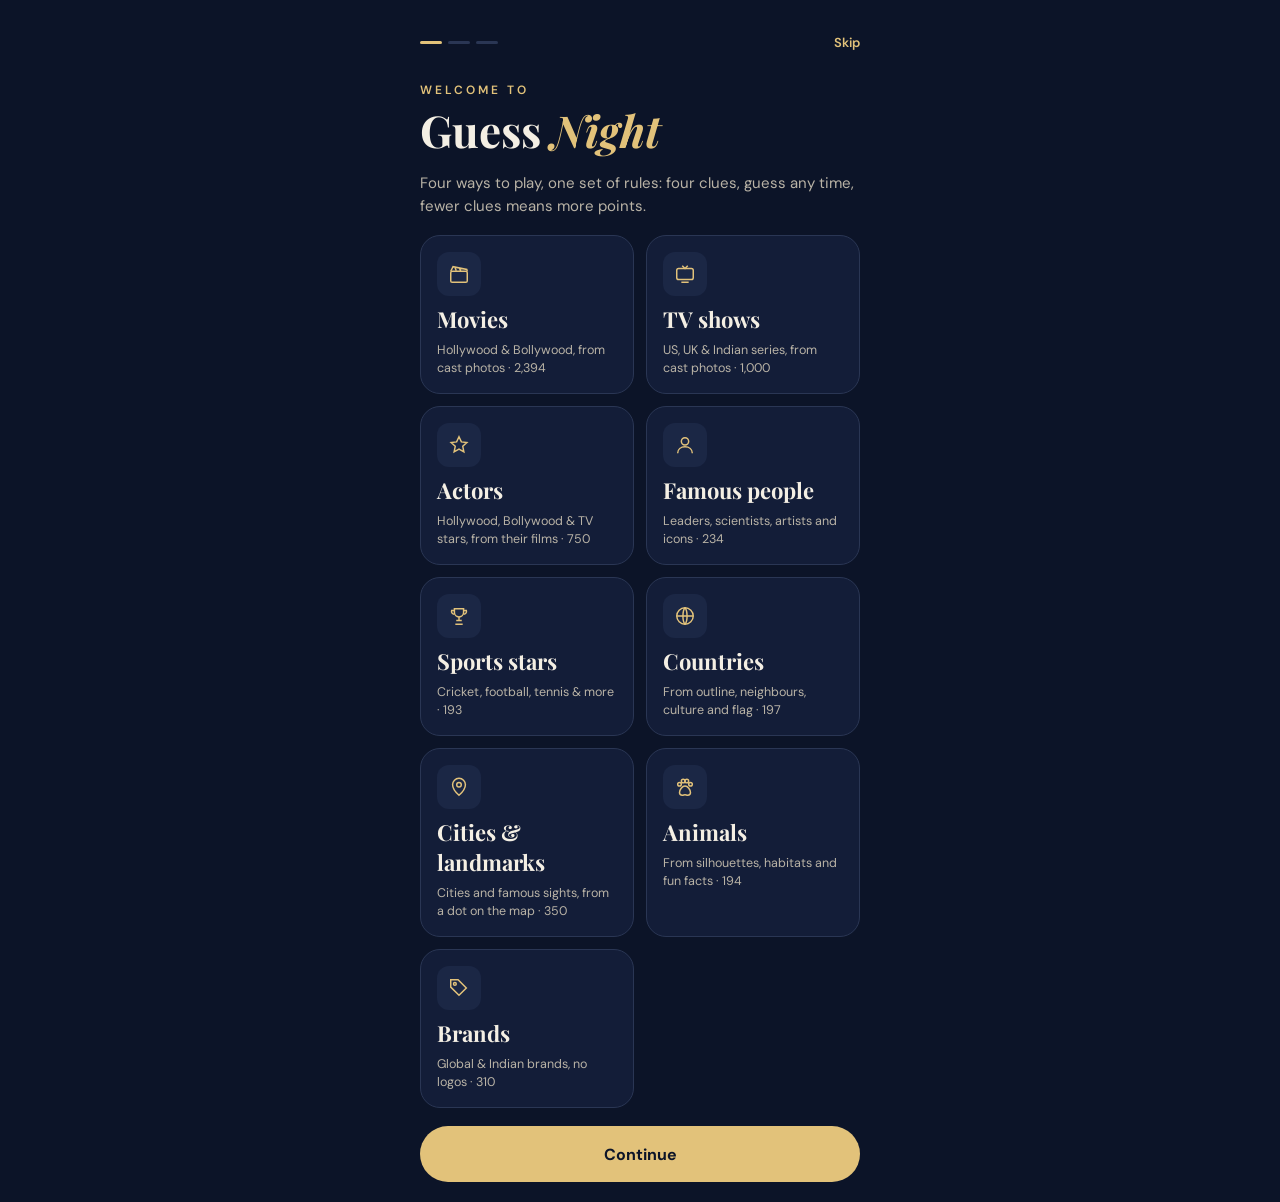
<file: hub/index.html>
<!doctype html>
<html lang="en"><head><meta charset="utf-8"><meta name="viewport" content="width=device-width, initial-scale=1">
<title>Guess Night</title><link rel="icon" href="data:,">
<meta http-equiv="refresh" content="0; url=../">
<script>location.replace("../" + location.search + location.hash);</script>
<style>body{background:#0C1428;color:#E9E2CF;font-family:system-ui,sans-serif;display:grid;place-items:center;min-height:100vh;margin:0}a{color:#E3C77A}</style>
</head><body><p>Guess Night has moved. <a href="../">Open it here</a>.</p></body></html>
</file>
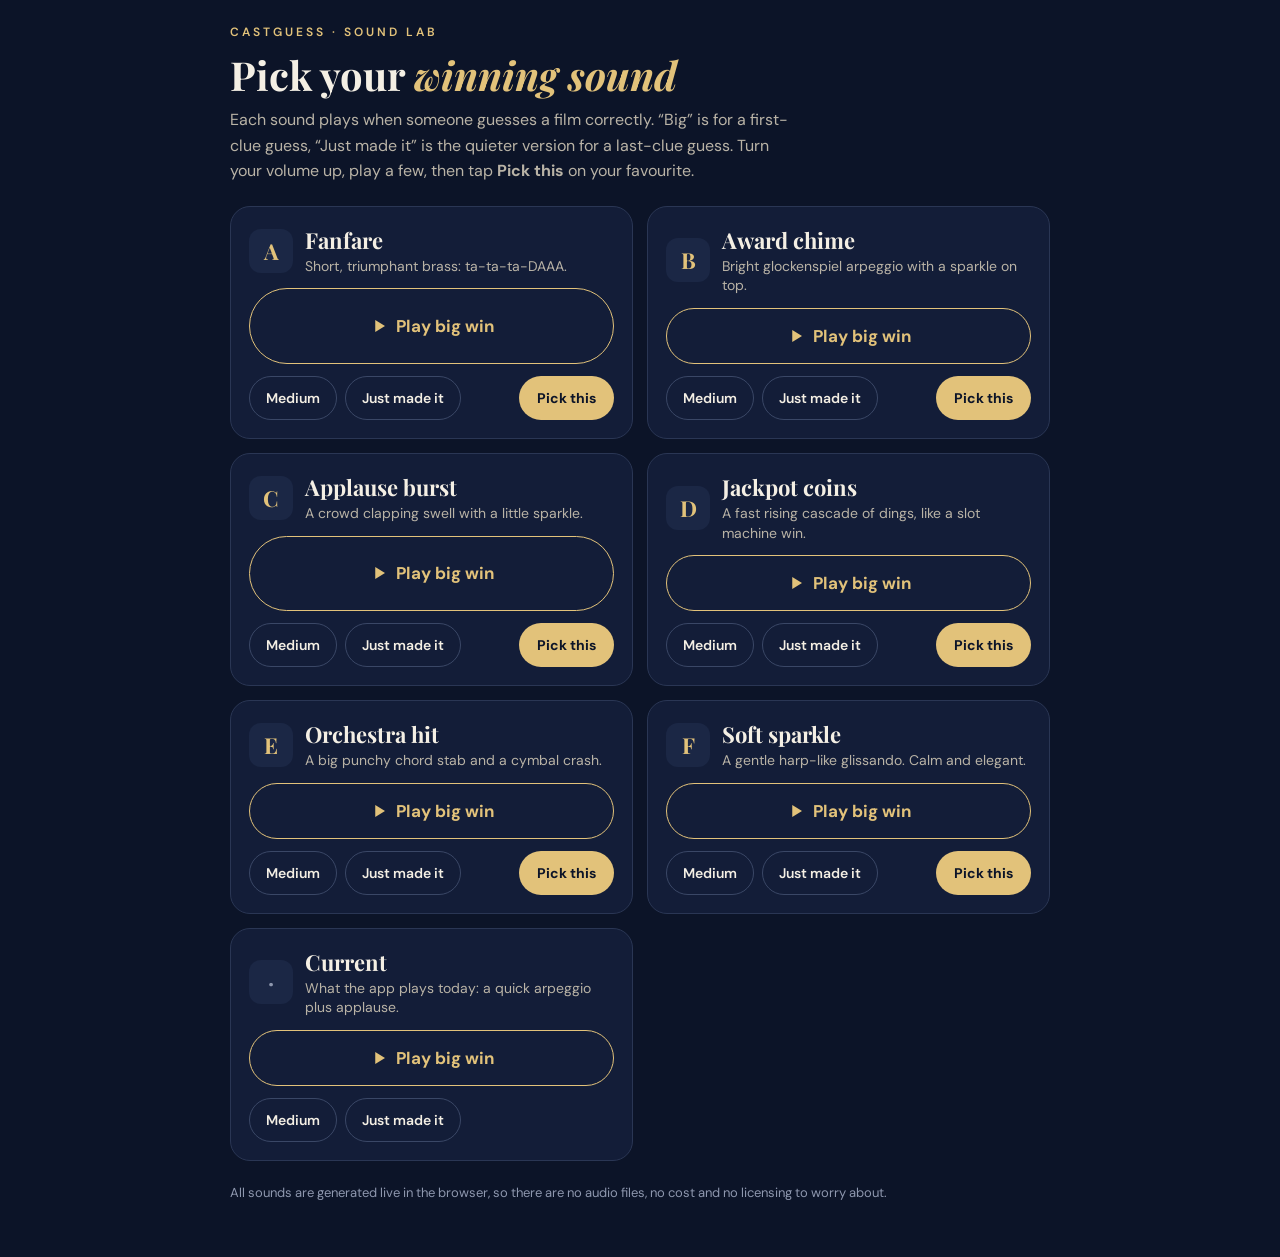
<file: sound_lab.html>
<!doctype html>
<html lang="en">
<head>
  <meta charset="utf-8" />
  <meta name="viewport" content="width=device-width, initial-scale=1, viewport-fit=cover" />
  <meta name="theme-color" content="#0C1428" />
  <title>CastGuess Sound Lab</title>
  <link rel="preconnect" href="https://fonts.googleapis.com" />
  <link rel="preconnect" href="https://fonts.gstatic.com" crossorigin />
  <link href="https://fonts.googleapis.com/css2?family=Playfair+Display:ital,wght@0,600;0,700;1,600&family=DM+Sans:wght@400;500;600;700&display=swap" rel="stylesheet" />
  <style>
    :root { --bg: #0C1428; --s1: #131D38; --s2: #1B2745; --b1: #2A3654; --b2: #3A4766; --gold: #E2C27A; --gold-h: #F1D9A0; --text: #F4EFE4; --muted: #B9B3A6; --dim: #8E97AE; }
    * { box-sizing: border-box; }
    body { margin: 0; background: var(--bg); color: var(--text); font-family: 'DM Sans', system-ui, sans-serif; -webkit-font-smoothing: antialiased; }
    main { max-width: 860px; margin: 0 auto; padding: max(24px, env(safe-area-inset-top)) 20px 40px; }
    .label { font-size: 12px; font-weight: 600; letter-spacing: 3px; text-transform: uppercase; color: var(--gold); }
    h1 { font-family: 'Playfair Display', Georgia, serif; font-size: 40px; margin: 8px 0 6px; }
    h1 em { color: var(--gold); }
    .lead { color: var(--muted); line-height: 1.6; margin: 0 0 22px; max-width: 560px; }
    .grid { display: grid; grid-template-columns: repeat(auto-fill, minmax(min(100%, 380px), 1fr)); gap: 14px; }
    .card { background: var(--s1); border: 1px solid var(--b1); border-radius: 20px; padding: 18px; display: flex; flex-direction: column; gap: 12px; }
    .card.picked { border-color: var(--gold); box-shadow: 0 0 0 1px var(--gold) inset; }
    .head { display: flex; align-items: center; gap: 12px; }
    .letter { width: 44px; height: 44px; border-radius: 12px; background: var(--s2); color: var(--gold); display: grid; place-items: center; font-family: 'Playfair Display', serif; font-size: 22px; font-weight: 700; flex: 0 0 auto; }
    .card.current .letter { color: var(--dim); }
    .head h2 { margin: 0; font-family: 'Playfair Display', serif; font-size: 22px; }
    .head p { margin: 2px 0 0; color: var(--muted); font-size: 14px; line-height: 1.4; }
    .tag { margin-left: auto; font-size: 11px; font-weight: 700; letter-spacing: 1px; text-transform: uppercase; color: var(--bg); background: var(--gold); padding: 4px 8px; border-radius: 999px; }
    .row { display: flex; gap: 8px; flex-wrap: wrap; }
    button { font: inherit; cursor: pointer; }
    .play { flex: 1 1 auto; min-height: 56px; border-radius: 999px; border: 1px solid var(--gold); background: transparent; color: var(--gold); font-weight: 700; font-size: 17px; display: inline-flex; align-items: center; justify-content: center; gap: 8px; }
    .play:hover { background: rgba(226,194,122,.1); }
    .small { min-height: 44px; border-radius: 999px; border: 1px solid var(--b2); background: transparent; color: var(--text); font-weight: 600; font-size: 14px; padding: 0 16px; }
    .pick { min-height: 44px; border-radius: 999px; border: 0; background: var(--gold); color: var(--bg); font-weight: 700; font-size: 14px; padding: 0 18px; }
    .pick:hover { background: var(--gold-h); }
    .playing { animation: pulse .6s ease 2; }
    @keyframes pulse { 50% { transform: scale(1.03); } }
    .toast { width: min(460px, calc(100% - 32px)); position: fixed; left: 50%; bottom: max(20px, env(safe-area-inset-bottom)); transform: translateX(-50%); background: var(--s2); border: 1px solid var(--gold); color: var(--text); padding: 14px 20px; border-radius: 16px; font-size: 15px; max-width: calc(100% - 32px); text-align: center; line-height: 1.5; }
    .toast b { color: var(--gold); }
    .note { color: var(--dim); font-size: 13px; margin-top: 22px; line-height: 1.6; }
    :focus-visible { outline: 2px solid var(--gold); outline-offset: 3px; }
  </style>
</head>
<body>
<main>
  <div class="label">CastGuess · Sound lab</div>
  <h1>Pick your <em>winning sound</em></h1>
  <p class="lead">Each sound plays when someone guesses a film correctly. “Big” is for a first-clue guess, “Just made it” is the quieter version for a last-clue guess. Turn your volume up, play a few, then tap <b>Pick this</b> on your favourite.</p>
  <div class="grid" id="grid"></div>
  <p class="note">All sounds are generated live in the browser, so there are no audio files, no cost and no licensing to worry about.</p>
</main>
<div class="toast" id="toast" hidden role="status"></div>

<script>
/* =====================================================================
   WIN SOUNDS. Self-contained: copy createWinSounds() into the app and call
   winSounds[id].play(level), where level is 3 = big (clue 1), 2 = medium
   (clues 2–3) or 1 = "just made it" (clue 4).
   ===================================================================== */
function createWinSounds() {
  let ctx, out, verb;
  function ac() {
    if (!ctx) {
      ctx = new (window.AudioContext || window.webkitAudioContext)();
      const comp = ctx.createDynamicsCompressor(); comp.threshold.value = -14; comp.ratio.value = 4;
      out = ctx.createGain(); out.gain.value = 0.9; out.connect(comp).connect(ctx.destination);
      // small generated reverb so everything sounds less "beepy"
      verb = ctx.createConvolver(); const len = ctx.sampleRate * 1.6, ir = ctx.createBuffer(2, len, ctx.sampleRate);
      for (let c = 0; c < 2; c++) { const d = ir.getChannelData(c); for (let i = 0; i < len; i++) d[i] = (Math.random() * 2 - 1) * Math.pow(1 - i / len, 3); }
      verb.buffer = ir; const wet = ctx.createGain(); wet.gain.value = 0.28; verb.connect(wet).connect(out);
    }
    if (ctx.state === "suspended") ctx.resume();
    return ctx;
  }
  const now = () => ac().currentTime;
  function bus(gain = 1, rev = true) { const g = ctx.createGain(); g.gain.value = gain; g.connect(out); if (rev) g.connect(verb); return g; }
  function env(param, t, a, peak, d, sustain = 0.0001) { param.cancelScheduledValues(t); param.setValueAtTime(0.0001, t); param.exponentialRampToValueAtTime(peak, t + a); param.exponentialRampToValueAtTime(Math.max(sustain, 0.0001), t + a + d); }
  function noiseBuf(sec) { const n = Math.floor(ctx.sampleRate * sec), b = ctx.createBuffer(1, n, ctx.sampleRate), d = b.getChannelData(0); for (let i = 0; i < n; i++) d[i] = Math.random() * 2 - 1; return b; }
  const hz = m => 440 * Math.pow(2, (m - 69) / 12);   // MIDI note -> Hz

  // --- building blocks ---
  function brass(t, midi, dur, vol, dest) {
    const g = ctx.createGain(), f = ctx.createBiquadFilter(); f.type = "lowpass"; f.Q.value = 2;
    f.frequency.setValueAtTime(400, t); f.frequency.exponentialRampToValueAtTime(3200, t + 0.06); f.frequency.exponentialRampToValueAtTime(1400, t + dur);
    [-6, 6, 0].forEach(det => { const o = ctx.createOscillator(); o.type = "sawtooth"; o.frequency.value = hz(midi); o.detune.value = det; o.connect(f); o.start(t); o.stop(t + dur + 0.1); });
    const lfo = ctx.createOscillator(), lg = ctx.createGain(); lfo.frequency.value = 5.5; lg.gain.value = 6; lfo.connect(lg);
    f.connect(g).connect(dest); g.gain.setValueAtTime(0.0001, t); g.gain.exponentialRampToValueAtTime(vol, t + 0.03); g.gain.setValueAtTime(vol * 0.8, t + dur * 0.7); g.gain.exponentialRampToValueAtTime(0.0001, t + dur + 0.08);
  }
  function bell(t, midi, vol, dest, decay = 1.4, ratio = 3.5) {
    const c = ctx.createOscillator(), m = ctx.createOscillator(), mg = ctx.createGain(), g = ctx.createGain(), f = hz(midi);
    c.frequency.value = f; m.frequency.value = f * ratio; mg.gain.setValueAtTime(f * 2.2, t); mg.gain.exponentialRampToValueAtTime(f * 0.05, t + decay);
    m.connect(mg).connect(c.frequency); c.connect(g).connect(dest); env(g.gain, t, 0.004, vol, decay);
    c.start(t); m.start(t); c.stop(t + decay + 0.1); m.stop(t + decay + 0.1);
  }
  function pluck(t, midi, vol, dest, decay = 1.1) {
    const o = ctx.createOscillator(), o2 = ctx.createOscillator(), g = ctx.createGain(), f = ctx.createBiquadFilter();
    o.type = "triangle"; o2.type = "sine"; o.frequency.value = hz(midi); o2.frequency.value = hz(midi) * 2;
    f.type = "lowpass"; f.frequency.setValueAtTime(5000, t); f.frequency.exponentialRampToValueAtTime(900, t + decay);
    const g2 = ctx.createGain(); g2.gain.value = 0.25; o2.connect(g2).connect(f); o.connect(f).connect(g).connect(dest);
    env(g.gain, t, 0.003, vol, decay); o.start(t); o2.start(t); o.stop(t + decay + 0.05); o2.stop(t + decay + 0.05);
  }
  function clap(t, vol, dest) {
    const s = ctx.createBufferSource(); s.buffer = noiseBuf(0.12); const f = ctx.createBiquadFilter(); f.type = "bandpass"; f.frequency.value = 1200 + Math.random() * 1400; f.Q.value = 1.2;
    const g = ctx.createGain(); s.connect(f).connect(g).connect(dest); env(g.gain, t, 0.002, vol, 0.09); s.start(t);
  }
  function cymbal(t, vol, dest, dur = 1.5, swell = 0) {
    const s = ctx.createBufferSource(); s.buffer = noiseBuf(dur + swell + 0.1); const f = ctx.createBiquadFilter(); f.type = "highpass"; f.frequency.value = 6000;
    const g = ctx.createGain(); s.connect(f).connect(g).connect(dest);
    g.gain.setValueAtTime(0.0001, t);
    if (swell) g.gain.exponentialRampToValueAtTime(vol * 0.6, t + swell);
    g.gain.exponentialRampToValueAtTime(vol, t + swell + 0.01); g.gain.exponentialRampToValueAtTime(0.0001, t + swell + dur); s.start(t);
  }
  function timpani(t, vol, dest) {
    const o = ctx.createOscillator(), g = ctx.createGain(); o.frequency.setValueAtTime(110, t); o.frequency.exponentialRampToValueAtTime(65, t + 0.4);
    o.connect(g).connect(dest); env(g.gain, t, 0.005, vol, 0.7); o.start(t); o.stop(t + 0.8);
  }

  return {
    current: {
      name: "Current", desc: "What the app plays today: a quick arpeggio plus applause.",
      play(level = 3) {
        ac(); const t = now(), b = bus(1, false);
        const notes = level >= 3 ? [72, 76, 79, 84, 88] : level === 2 ? [72, 76, 79, 84] : [81, 88];
        notes.forEach((m, i) => { const o = ctx.createOscillator(), g = ctx.createGain(); o.type = level === 1 ? "sine" : "triangle"; o.frequency.value = hz(m); o.connect(g).connect(b); env(g.gain, t + i * 0.085, 0.012, 0.16, 0.5); o.start(t + i * 0.085); o.stop(t + i * 0.085 + 0.6); });
        if (level >= 3) { const n = Math.floor(ctx.sampleRate * 2.2), buf = ctx.createBuffer(1, n, ctx.sampleRate), d = buf.getChannelData(0); let c = 0; for (let i = 0; i < n; i++) { if (Math.random() < .0016) c = 1; c *= .9965; const e = Math.min(1, i / (ctx.sampleRate * .15)) * Math.min(1, (n - i) / (ctx.sampleRate * .6)); d[i] = (Math.random() * 2 - 1) * (.18 + c) * e; } const s = ctx.createBufferSource(); s.buffer = buf; const f = ctx.createBiquadFilter(); f.type = "bandpass"; f.frequency.value = 2000; f.Q.value = .5; const g = ctx.createGain(); g.gain.value = .9; s.connect(f).connect(g).connect(b); s.start(t + .35); }
      },
    },
    fanfare: {
      name: "Fanfare", desc: "Short, triumphant brass: ta-ta-ta-DAAA.",
      play(level = 3) {
        ac(); const t = now() + 0.02, b = bus(0.9);
        if (level === 1) { brass(t, 67, 0.14, 0.18, b); brass(t + 0.16, 72, 0.45, 0.2, b); return; }
        [0, 0.13, 0.26].forEach(d => brass(t + d, 67, 0.1, 0.2, b));
        brass(t + 0.39, 72, level >= 3 ? 0.8 : 0.55, 0.24, b);
        if (level >= 3) { brass(t + 0.39, 76, 0.8, 0.14, b); brass(t + 0.39, 79, 0.8, 0.12, b); timpani(t + 0.39, 0.5, b); cymbal(t + 0.39, 0.12, b, 1.2); }
      },
    },
    chime: {
      name: "Award chime", desc: "Bright glockenspiel arpeggio with a sparkle on top.",
      play(level = 3) {
        ac(); const t = now() + 0.02, b = bus(0.8);
        const notes = level >= 3 ? [84, 88, 91, 96, 100] : level === 2 ? [84, 88, 91, 96] : [91, 96];
        notes.forEach((m, i) => bell(t + i * 0.075, m, 0.22, b, level === 1 ? 1.0 : 1.6));
        if (level >= 2) for (let i = 0; i < (level >= 3 ? 10 : 5); i++) bell(t + 0.35 + i * 0.045, 100 + (i % 5) * 2, 0.04, b, 0.5, 5.2);
      },
    },
    applause: {
      name: "Applause burst", desc: "A crowd clapping swell with a little sparkle.",
      play(level = 3) {
        ac(); const t = now() + 0.02, b = bus(0.9);
        const dur = level >= 3 ? 1.9 : level === 2 ? 1.2 : 0.6, count = level >= 3 ? 110 : level === 2 ? 55 : 14;
        for (let i = 0; i < count; i++) { const x = Math.random(), at = t + dur * Math.pow(x, 0.8); const swell = Math.sin(Math.PI * Math.min(1, (at - t) / dur)); clap(at, 0.12 + 0.35 * swell, b); }
        if (level >= 2) [96, 100, 103].forEach((m, i) => bell(t + 0.05 + i * 0.07, m, 0.07, b, 0.9));
        if (level >= 3) { const s = ctx.createBufferSource(); s.buffer = noiseBuf(1.2); const f = ctx.createBiquadFilter(); f.type = "bandpass"; f.frequency.value = 900; f.Q.value = 0.4; const g = ctx.createGain(); s.connect(f).connect(g).connect(b); g.gain.setValueAtTime(0.0001, t + 0.3); g.gain.exponentialRampToValueAtTime(0.06, t + 0.6); g.gain.exponentialRampToValueAtTime(0.0001, t + 1.5); s.start(t + 0.3); }
      },
    },
    coins: {
      name: "Jackpot coins", desc: "A fast rising cascade of dings, like a slot machine win.",
      play(level = 3) {
        ac(); const t = now() + 0.02, b = bus(0.6);
        const coin = (at, m, vol) => { [0, 7].forEach((st, k) => { const o = ctx.createOscillator(), g = ctx.createGain(); o.type = "square"; o.frequency.value = hz(m + st); o.connect(g).connect(b); const s = at + k * 0.07; env(g.gain, s, 0.002, vol, k ? 0.35 : 0.07); o.start(s); o.stop(s + 0.45); }); };
        if (level === 1) { coin(t, 83, 0.07); return; }
        const n = level >= 3 ? 12 : 6;
        for (let i = 0; i < n; i++) coin(t + i * 0.055, 76 + [0, 4, 7, 12, 16, 19][i % 6] + (i >= 6 ? 12 : 0), 0.05);
        if (level >= 3) [88, 91, 95, 100].forEach((m, i) => bell(t + n * 0.055 + i * 0.03, m, 0.09, b, 1.0));
      },
    },
    orchestra: {
      name: "Orchestra hit", desc: "A big punchy chord stab and a cymbal crash.",
      play(level = 3) {
        ac(); const t = now() + 0.02, b = bus(0.75);
        const chord = level === 1 ? [60, 67, 72] : [48, 55, 60, 64, 67, 72, 76];
        const f = ctx.createBiquadFilter(); f.type = "lowpass"; f.frequency.setValueAtTime(5000, t); f.frequency.exponentialRampToValueAtTime(700, t + 0.5);
        const g = ctx.createGain(); f.connect(g).connect(b); env(g.gain, t, 0.006, level === 1 ? 0.18 : 0.3, level >= 3 ? 0.7 : 0.4);
        chord.forEach(m => [-8, 8].forEach(det => { const o = ctx.createOscillator(); o.type = "sawtooth"; o.frequency.value = hz(m); o.detune.value = det; o.connect(f); o.start(t); o.stop(t + 0.9); }));
        if (level >= 2) timpani(t, 0.6, b);
        if (level >= 3) { cymbal(t, 0.25, b, 1.6); brass(t + 0.45, 79, 0.5, 0.12, b); brass(t + 0.45, 84, 0.5, 0.12, b); }
      },
    },
    sparkle: {
      name: "Soft sparkle", desc: "A gentle harp-like glissando. Calm and elegant.",
      play(level = 3) {
        ac(); const t = now() + 0.02, b = bus(0.9);
        const scale = [72, 74, 76, 79, 81, 84, 86, 88, 91, 93, 96];
        const notes = level >= 3 ? scale : level === 2 ? scale.slice(0, 7) : [84, 88, 91];
        notes.forEach((m, i) => pluck(t + i * 0.045, m, 0.16, b, 1.4));
        if (level >= 3) bell(t + notes.length * 0.045 + 0.05, 96, 0.08, b, 1.8);
      },
    },
  };
}

// ======================= page =======================
const KEY = "castguess_win_sound_choice";
const sounds = createWinSounds();
const ORDER = ["fanfare", "chime", "applause", "coins", "orchestra", "sparkle", "current"];
const LETTERS = { fanfare: "A", chime: "B", applause: "C", coins: "D", orchestra: "E", sparkle: "F", current: "·" };
function picked() { try { return localStorage.getItem(KEY); } catch { return null; } }
function render() {
  const p = picked();
  document.getElementById("grid").innerHTML = ORDER.map(id => {
    const s = sounds[id];
    return `<section class="card${id === "current" ? " current" : ""}${p === id ? " picked" : ""}" aria-labelledby="h-${id}">
      <div class="head"><span class="letter" aria-hidden="true">${LETTERS[id]}</span><div><h2 id="h-${id}">${s.name}</h2><p>${s.desc}</p></div>${p === id ? '<span class="tag">Your pick</span>' : ""}</div>
      <button class="play" data-play="${id}" data-level="3"><svg width="18" height="18" viewBox="0 0 24 24" fill="currentColor" aria-hidden="true"><path d="M7 4l13 8-13 8z"/></svg>Play big win</button>
      <div class="row"><button class="small" data-play="${id}" data-level="2">Medium</button><button class="small" data-play="${id}" data-level="1">Just made it</button>
      ${id === "current" ? "" : `<span style="flex:1"></span><button class="pick" data-pick="${id}">Pick this</button>`}</div>
    </section>`;
  }).join("");
}
document.addEventListener("click", e => {
  const pl = e.target.closest("[data-play]");
  if (pl) { try { sounds[pl.dataset.play].play(+pl.dataset.level); } catch (err) { toast("Sound couldn't play in this browser."); } pl.classList.remove("playing"); void pl.offsetWidth; pl.classList.add("playing"); return; }
  const pk = e.target.closest("[data-pick]");
  if (pk) {
    const id = pk.dataset.pick; try { localStorage.setItem(KEY, id); } catch { /* ignore */ }
    render(); sounds[id].play(3);
    toast(`Saved: <b>${LETTERS[id]} · ${sounds[id].name}</b>. Now tell Claude “I pick ${LETTERS[id]} · ${sounds[id].name}” and it'll go into the game.`);
  }
});
function toast(html) { const t = document.getElementById("toast"); t.innerHTML = html; t.hidden = false; clearTimeout(toast.t); toast.t = setTimeout(() => { t.hidden = true; }, 6000); }
render();
</script>
</body>
</html>
</file>
<file: styles.css>
:root {
      --bg: #0C1428; --s1: #131D38; --s2: #1B2745; --b1: #2A3654; --b2: #3A4766;
      --gold: #E2C27A; --gold-h: #F1D9A0; --text: #F4EFE4; --muted: #B9B3A6; --dim: #8E97AE; --coral: #F08A6C;
      --serif: 'Playfair Display', Georgia, serif; --sans: 'DM Sans', system-ui, -apple-system, sans-serif;
    }
    * { box-sizing: border-box; -webkit-tap-highlight-color: transparent; }
    html, body { margin: 0; min-height: 100%; background: var(--bg); color: var(--text); font-family: var(--sans); -webkit-font-smoothing: antialiased; }
    button, input { font: inherit; color: inherit; }
    button { cursor: pointer; }
    button:disabled { cursor: default; }
    [hidden] { display: none !important; }
    :focus-visible { outline: 2px solid var(--gold); outline-offset: 3px; }
    a { color: var(--gold); }

    #app { max-width: 480px; margin: 0 auto; min-height: 100dvh; padding: max(20px, env(safe-area-inset-top)) 20px max(20px, env(safe-area-inset-bottom)); display: flex; flex-direction: column; }
    .screen { display: none; flex: 1; flex-direction: column; gap: 18px; min-height: 0; }
    .screen.active { display: flex; animation: fade 260ms ease both; }
    @keyframes fade { from { opacity: 0; transform: translateY(6px); } to { opacity: 1; transform: none; } }

    /* ---------- shared bits ---------- */
    .label { font-size: 12px; font-weight: 600; letter-spacing: 2px; text-transform: uppercase; color: var(--muted); }
    .label.gold { color: var(--gold); letter-spacing: 3px; }
    .serif { font-family: var(--serif); }
    .title { font-family: var(--serif); font-weight: 700; line-height: 1.05; margin: 0; }
    .btn { height: 56px; border-radius: 999px; border: 0; padding: 0 24px; font-weight: 700; font-size: 16px; display: inline-flex; align-items: center; justify-content: center; gap: 8px; }
    .btn.primary { background: var(--gold); color: var(--bg); }
    .btn.primary:hover { background: var(--gold-h); }
    .btn.primary:disabled { opacity: .45; }
    .btn.ghost { background: transparent; border: 1px solid var(--b1); color: var(--text); font-weight: 600; }
    .btn.text { background: transparent; color: var(--gold); height: 44px; font-weight: 600; font-size: 14px; }
    .btn.wide { width: 100%; }
    .icon-btn { width: 44px; height: 44px; border-radius: 50%; border: 1px solid var(--b1); background: transparent; color: #C9C3B6; display: grid; place-items: center; flex: 0 0 auto; }
    .chip { height: 44px; padding: 0 12px; white-space: nowrap; border-radius: 999px; border: 1.5px solid var(--b2); background: transparent; color: var(--text); font-weight: 600; font-size: 14px; display: inline-flex; align-items: center; gap: 6px; }
    .chip[aria-pressed="true"] { background: var(--gold); border-color: var(--gold); color: var(--bg); font-weight: 700; }
    .chip .tick { display: none; }
    .chip[aria-pressed="true"] .tick { display: inline; }
    .chip:disabled { border-style: dashed; color: var(--dim); }
    .seg { display: grid; grid-template-columns: repeat(4, minmax(0, 1fr)); border: 1px solid var(--b1); border-radius: 14px; overflow: hidden; }
    .seg.three { grid-template-columns: repeat(3, minmax(0, 1fr)); }
    .seg button { height: 44px; border: 0; background: transparent; color: var(--text); font-weight: 600; font-size: 14px; }
    .seg button[aria-pressed="true"] { background: var(--s2); color: var(--gold); font-weight: 700; }
    .row { display: flex; align-items: center; gap: 10px; }
    .spacer { flex: 1; }
    .muted { color: var(--muted); }
    .card { background: var(--s1); border: 1px solid var(--b1); border-radius: 18px; padding: 16px; }
    .stars { display: flex; gap: 6px; align-items: center; }
    .star { width: 16px; height: 16px; }
    .star.lost path { fill: none; stroke: var(--b2); stroke-width: 1.5; }
    .divider { border-top: 1px solid var(--b1); }

    /* ---------- onboarding ---------- */
    .ob-top { display: flex; align-items: center; justify-content: space-between; min-height: 44px; }
    .dots { display: flex; gap: 6px; }
    .dots i { width: 22px; height: 3px; border-radius: 3px; background: var(--b1); }
    .dots i.on { background: var(--gold); }
    .ob-q { font-family: var(--serif); font-size: 32px; font-weight: 700; line-height: 1.1; margin: 8px 0 0; }
    .ob-sub { color: var(--muted); font-size: 15px; margin: 0; line-height: 1.5; }
    .choice { width: 100%; min-height: 88px; text-align: left; border-radius: 18px; border: 1.5px solid var(--b1); background: var(--s1); padding: 16px 18px; display: flex; align-items: center; gap: 14px; }
    .choice[aria-pressed="true"] { border-color: var(--gold); background: var(--s2); }
    .choice strong { display: block; font-size: 17px; }
    .choice small { display: block; color: var(--muted); font-size: 13px; margin-top: 3px; line-height: 1.4; }
    .choice .check { margin-left: auto; width: 26px; height: 26px; border-radius: 50%; border: 1.5px solid var(--b2); display: grid; place-items: center; flex: 0 0 auto; color: var(--bg); }
    .choice[aria-pressed="true"] .check { background: var(--gold); border-color: var(--gold); }
    .choice .emblem { width: 44px; height: 44px; border-radius: 12px; background: var(--s2); display: grid; place-items: center; color: var(--gold); flex: 0 0 auto; }
    .name-row { display: flex; gap: 8px; }
    .text-input { flex: 1; min-width: 0; height: 56px; border-radius: 999px; border: 1px solid var(--b2); background: var(--s1); color: var(--text); padding: 0 20px; font-size: 17px; outline: none; }
    .text-input:focus { border-color: var(--gold); }

    /* ---------- home ---------- */
    .faces { display: flex; justify-content: center; }
    .faces img { width: 80px; height: 80px; border-radius: 50%; object-fit: cover; object-position: 50% 20%; border: 2px solid var(--gold); filter: grayscale(1); background: var(--s2); }
    .faces img + img { margin-left: -18px; }
    .daily-card { width: 100%; text-align: left; display: flex; align-items: center; gap: 14px; border-radius: 18px; border: 1px solid var(--gold); background: linear-gradient(135deg, rgba(226,194,122,.14), rgba(226,194,122,.03)); padding: 14px 16px; min-height: 64px; color: var(--text); }
    .daily-card strong { display: block; font-size: 15px; }
    .daily-card small { color: var(--muted); font-size: 13px; }
    .daily-card .cal { width: 40px; height: 40px; border-radius: 10px; background: var(--gold); color: var(--bg); display: grid; place-items: center; font-weight: 700; font-family: var(--serif); font-size: 18px; flex: 0 0 auto; }
    .home-foot { display: flex; align-items: center; gap: 14px; font-size: 13px; color: var(--muted); }
    .home-foot b { color: var(--text); }
    .link-btn { background: none; border: 0; color: var(--gold); font-weight: 600; font-size: 13px; padding: 12px 0; }

    /* ---------- game ---------- */
    .hud { display: flex; align-items: center; justify-content: space-between; gap: 10px; }
    .hud-score { text-align: right; }
    .hud-score b { display: block; font-size: 18px; }
    .hud-score small { font-size: 11px; color: var(--muted); }
    .act-row { display: flex; align-items: center; justify-content: space-between; gap: 10px; }
    .act-title { font-family: var(--serif); font-size: 25px; font-weight: 600; }
    .act-title em { color: var(--gold); }
    .ring { position: relative; width: 48px; height: 48px; flex: 0 0 auto; }
    .ring svg { transform: rotate(-90deg); }
    .ring .track { stroke: var(--b1); }
    .ring .prog { stroke: var(--gold); transition: stroke 200ms; }
    .ring span { position: absolute; inset: 0; display: grid; place-items: center; font-weight: 700; font-size: 16px; font-variant-numeric: tabular-nums; color: var(--gold); }
    .ring.low .prog { stroke: var(--coral); }
    .ring.low span { color: var(--coral); animation: pulse 1s ease infinite; }
    @keyframes pulse { 50% { transform: scale(1.18); } }
    .bars { display: grid; grid-template-columns: repeat(4, minmax(0, 1fr)); gap: 6px; }
    .bars i { height: 3px; background: var(--b1); position: relative; overflow: hidden; }
    .bars i b { position: absolute; inset: 0; background: var(--gold); transform-origin: left; transform: scaleX(0); }
    .worth { font-size: 13px; color: var(--muted); display: flex; justify-content: space-between; }
    .worth b { color: var(--gold); font-size: 15px; }

    .cast { display: grid; grid-template-columns: repeat(2, minmax(0, 1fr)); gap: 16px 14px; }
    .actor { display: flex; flex-direction: column; gap: 8px; min-width: 0; }
    .actor .ph { height: clamp(128px, 24dvh, 214px); border-radius: 4px; overflow: hidden; outline: 1px solid var(--gold); outline-offset: 4px; background: var(--s1); }
    .actor .ph img { width: 100%; height: 100%; object-fit: cover; object-position: 50% 20%; display: block; }
    .actor .nm { font-size: 13px; line-height: 1.25; text-align: center; opacity: 0; transform: translateY(8px); transition: opacity 380ms ease, transform 380ms ease; min-height: 16px; }
    .cast.names .nm { opacity: 1; transform: none; }
    .actor.extra .nm { color: var(--gold); }
    .actor.flip { animation: flipIn 520ms cubic-bezier(.2,.8,.3,1) both; }
    @keyframes flipIn { from { transform: perspective(700px) rotateY(85deg); opacity: 0; } to { transform: none; opacity: 1; } }
    .actor.spot .ph { animation: spot 1.6s ease both; }
    @keyframes spot { 0% { box-shadow: 0 0 0 0 rgba(226,194,122,0); } 25% { box-shadow: 0 0 40px 10px rgba(226,194,122,.55); } 100% { box-shadow: 0 0 0 0 rgba(226,194,122,0); } }
    .locked .ph { outline: 0; border: 1px dashed var(--b2); background: transparent; display: flex; flex-direction: column; align-items: center; justify-content: center; gap: 8px; color: var(--muted); text-align: center; }
    .locked .ph em { font-family: var(--serif); font-size: 16px; color: var(--text); }
    .locked .ph small { font-size: 12px; }
    .cast.compact { grid-template-columns: repeat(4, minmax(0, 1fr)); gap: 8px; }
    .cast.compact .ph { height: 104px; outline-offset: 3px; }
    .cast.compact .nm { font-size: 11.5px; text-align: left; }
    .synopsis { border-top: 1px solid var(--b1); border-bottom: 1px solid var(--b1); padding: 14px 4px; display: flex; flex-direction: column; gap: 8px; }
    .synopsis p { margin: 0; font-family: var(--serif); font-style: italic; font-size: 18px; line-height: 1.45; min-height: 52px; }
    .tried { font-size: 13px; color: var(--muted); }
    .tried s { color: var(--coral); margin-left: 6px; }

    .guess-area { margin-top: auto; display: flex; flex-direction: column; gap: 8px; position: relative; }
    .heard:empty, .feedback:empty { min-height: 0; display: none; }
    .feedback { min-height: 18px; font-size: 13px; text-align: center; color: var(--muted); }
    .feedback.bad { color: var(--coral); }
    .feedback.near { color: var(--gold); font-weight: 600; }
    .guess-row { display: flex; gap: 8px; position: relative; }
    .guess-row .text-input.shake { animation: shake 380ms ease; border-color: var(--coral); }
    @keyframes shake { 20%, 60% { transform: translateX(-7px); } 40%, 80% { transform: translateX(7px); } }
    .sugg { position: absolute; left: 0; right: 0; bottom: calc(100% + 8px); border-radius: 18px; background: var(--s1); border: 1px solid var(--b1); overflow: hidden; z-index: 5; box-shadow: 0 -16px 40px rgba(0,0,0,.45); }
    .sugg button { width: 100%; display: flex; justify-content: space-between; gap: 10px; text-align: left; padding: 13px 18px; border: 0; border-bottom: 1px solid #1F2A47; background: transparent; font-size: 15px; min-height: 46px; }
    .sugg button:last-child { border-bottom: 0; }
    .sugg button:hover, .sugg button:focus-visible { background: var(--s2); color: var(--gold); }
    .sugg span { color: var(--dim); flex: 0 0 auto; }
    .hint-line { font-size: 12px; color: var(--muted); text-align: center; }
    .float { position: absolute; right: 90px; top: -6px; color: var(--coral); font-weight: 700; font-size: 18px; pointer-events: none; animation: floatUp 1s ease forwards; }
    @keyframes floatUp { to { transform: translateY(-46px); opacity: 0; } }
    .coach { border: 1px solid var(--gold); background: var(--s2); border-radius: 18px; padding: 14px 16px; display: flex; flex-direction: column; gap: 10px; animation: fade 300ms ease both; }
    .coach p { margin: 0; font-size: 15px; line-height: 1.5; }
    .coach .row .label { font-size: 11px; }

    /* ---------- reveal ---------- */
    #revealScreen { align-items: center; text-align: center; gap: 14px; }
    .poster-wrap { position: relative; margin-top: 4px; perspective: 900px; }
    .poster { height: clamp(160px, 28dvh, 276px); width: auto; aspect-ratio: 2 / 3; object-fit: cover; border-radius: 4px; outline: 1px solid var(--gold); outline-offset: 6px; display: block; background: var(--s1); }
    .poster.flip { animation: posterFlip 700ms cubic-bezier(.2,.8,.3,1) both; }
    @keyframes posterFlip { from { transform: rotateY(-100deg); opacity: 0; } to { transform: none; opacity: 1; } }
    .poster.miss { filter: grayscale(1) brightness(.75); outline-color: var(--b2); }
    .shimmer { position: absolute; inset: 0; overflow: hidden; border-radius: 4px; pointer-events: none; }
    .shimmer::after { content: ""; position: absolute; top: 0; bottom: 0; width: 60%; left: -80%; background: linear-gradient(100deg, transparent, rgba(241,217,160,.55), transparent); animation: sweep 1.1s 500ms ease forwards; }
    @keyframes sweep { to { left: 130%; } }
    .tier { font-family: var(--serif); font-style: italic; font-size: 20px; color: var(--gold); }
    .tier.miss { color: var(--muted); }
    .breakdown { width: 100%; display: grid; grid-template-columns: repeat(4, minmax(0, 1fr)); border-top: 1px solid var(--b1); border-bottom: 1px solid var(--b1); padding: 12px 0; }
    .breakdown b { display: block; font-size: 18px; }
    .breakdown small { font-size: 11px; color: var(--muted); }
    .big-pts { font-family: var(--serif); font-size: 46px; font-weight: 700; color: var(--gold); line-height: 1; }
    .badge { display: inline-flex; align-items: center; gap: 10px; padding: 10px 16px; border-radius: 999px; border: 1px solid var(--gold); background: var(--s2); animation: popBadge 600ms cubic-bezier(.2,.9,.3,1.4) both; }
    .badge b { font-family: var(--serif); font-size: 17px; color: var(--gold); }
    @keyframes popBadge { from { transform: scale(.4); opacity: 0; } to { transform: none; opacity: 1; } }
    .star.drop { animation: drop 900ms 400ms ease-in forwards; }
    @keyframes drop { to { transform: translateY(40px) rotate(70deg); opacity: 0; } }
    .btn.big { height: 70px; font-size: 20px; position: relative; overflow: hidden; }
    .btn.big .lbl { position: relative; z-index: 1; }
    .btn.big .fillbar { position: absolute; inset: 0; background: rgba(12,20,40,.22); transform-origin: left; transform: scaleX(0); }
    .btn.big.auto .fillbar { animation: fillbar 3s linear forwards; }
    @keyframes fillbar { to { transform: scaleX(1); } }
    .rev-cta { position: sticky; bottom: 0; margin-top: auto; width: 100%; display: flex; flex-direction: column; align-items: center; gap: 2px; padding: 14px 0 max(4px, env(safe-area-inset-bottom)); background: linear-gradient(180deg, rgba(12,20,40,0), var(--bg) 22%); z-index: 3; }
    .stay { background: none; border: 0; color: var(--muted); font-size: 13px; text-decoration: underline; min-height: 40px; padding: 0 12px; }
    .starring { font-size: 13px; color: var(--muted); line-height: 1.55; }
    .starring b { color: var(--text); font-weight: 600; }

    /* ---------- awards / daily / stats ---------- */
    .trophy { color: var(--gold); }
    .award { border: 1px solid var(--gold); border-radius: 18px; padding: 16px; background: linear-gradient(135deg, rgba(226,194,122,.18), rgba(226,194,122,.02)); text-align: center; animation: popBadge 700ms cubic-bezier(.2,.9,.3,1.3) both; }
    .grid2 { display: grid; grid-template-columns: repeat(2, minmax(0, 1fr)); gap: 10px; }
    .stat { background: var(--s1); border: 1px solid var(--b1); border-radius: 16px; padding: 12px 14px; }
    .stat small { display: block; font-size: 11px; letter-spacing: 1px; text-transform: uppercase; color: var(--muted); }
    .stat b { font-size: 24px; font-family: var(--serif); }
    .list-line { font-size: 14px; line-height: 1.6; color: var(--muted); }
    .list-line b { color: var(--text); font-weight: 600; }
    .squares { display: flex; gap: 8px; justify-content: center; }
    .squares i { width: 48px; height: 48px; border-radius: 10px; display: grid; place-items: center; font-style: normal; font-weight: 700; font-size: 15px; }
    .sq1 { background: var(--gold); color: var(--bg); }
    .sq2 { background: #C7A964; color: var(--bg); }
    .sq3 { background: #8C7A52; color: var(--text); }
    .sq4 { background: #5A5240; color: var(--text); }
    .sq0 { background: var(--s1); border: 1px solid var(--b2); color: var(--dim); }
    .share-box { white-space: pre-line; font-size: 15px; line-height: 1.5; background: var(--s1); border: 1px dashed var(--b2); border-radius: 14px; padding: 14px 16px; text-align: left; }
    .bar-row { display: grid; grid-template-columns: 96px 1fr 52px; align-items: center; gap: 10px; font-size: 14px; }
    .bar-row .track { height: 8px; border-radius: 8px; background: var(--s2); overflow: hidden; }
    .bar-row .track b { display: block; height: 100%; background: var(--gold); border-radius: 8px; }

    /* ---------- settings ---------- */
    .set-group { display: flex; flex-direction: column; gap: 10px; }
    .toggle-row { display: flex; align-items: center; justify-content: space-between; min-height: 52px; border-bottom: 1px solid var(--b1); font-size: 15px; }
    .switch { width: 52px; height: 32px; border-radius: 999px; border: 0; background: var(--b2); position: relative; flex: 0 0 auto; }
    .switch::after { content: ""; position: absolute; top: 4px; left: 4px; width: 24px; height: 24px; border-radius: 50%; background: var(--text); transition: transform 200ms; }
    .switch[aria-checked="true"] { background: var(--gold); }
    .switch[aria-checked="true"]::after { transform: translateX(20px); background: var(--bg); }
    .set-group .text-input { flex: none; }
    .range { position: relative; height: 44px; }
    .range .rail { position: absolute; left: 14px; right: 14px; top: 20px; height: 4px; border-radius: 4px; background: var(--b1); }
    .range .fill { position: absolute; top: 0; bottom: 0; background: var(--gold); border-radius: 4px; }
    .range input[type=range] { position: absolute; left: 0; right: 0; top: 8px; width: 100%; height: 28px; margin: 0; background: none; pointer-events: none; -webkit-appearance: none; appearance: none; }
    .range input[type=range]::-webkit-slider-runnable-track { background: none; }
    .range input[type=range]::-webkit-slider-thumb { pointer-events: auto; -webkit-appearance: none; width: 28px; height: 28px; border-radius: 50%; background: var(--gold); border: 4px solid var(--bg); box-shadow: 0 0 0 1px var(--gold); cursor: pointer; }
    .range input[type=range]::-moz-range-thumb { pointer-events: auto; width: 22px; height: 22px; border-radius: 50%; background: var(--gold); border: 4px solid var(--bg); cursor: pointer; }
    .range input[type=range]::-moz-range-track { background: none; }
    .yp { display: flex; flex-direction: column; gap: 8px; }
    .yp-head { display: flex; justify-content: space-between; align-items: baseline; }
    .yp-head b { font-family: var(--serif); font-size: 20px; }
    .presets { display: flex; flex-wrap: wrap; gap: 6px; }
    .presets .chip { font-size: 13px; padding: 0 12px; }
    .match { font-size: 13px; color: var(--muted); }
    .match.low { color: var(--coral); }
    .collapse-row { width: 100%; min-height: 48px; display: flex; align-items: center; justify-content: space-between; gap: 10px; background: transparent; border: 1px solid var(--b1); border-radius: 14px; padding: 0 14px; color: var(--text); font-weight: 600; font-size: 14px; }
    .collapse-row .chev { transition: transform 200ms; color: var(--gold); }
    .collapse-row[aria-expanded="true"] .chev { transform: rotate(180deg); }
    #setLang button { font-size: 12.5px; padding: 0 2px; }
    .credit { font-size: 12px; color: var(--dim); line-height: 1.5; }

    /* ---------- overlays ---------- */
    .overlay { position: fixed; inset: 0; z-index: 40; display: grid; place-items: center; background: rgba(12,20,40,.94); }
    .countdown { display: flex; flex-direction: column; align-items: center; gap: 14px; }
    .countdown .num { font-family: var(--serif); font-size: 120px; font-weight: 700; line-height: 1; color: var(--text); }
    .countdown .num.action { font-style: italic; color: var(--gold); font-size: 72px; }
    .countdown .num.go { animation: zoom 520ms ease both; }
    @keyframes zoom { from { transform: scale(1.6); opacity: 0; } to { transform: none; opacity: 1; } }
    .slate { color: var(--gold); }
    .sheet-bg { position: fixed; inset: 0; z-index: 45; background: rgba(5,9,20,.75); display: flex; align-items: flex-end; justify-content: center; }
    .sheet { width: 100%; max-width: 480px; max-height: 86dvh; overflow: auto; background: var(--s1); border: 1px solid var(--b1); border-bottom: 0; border-radius: 24px 24px 0 0; padding: 24px 20px max(24px, env(safe-area-inset-bottom)); display: flex; flex-direction: column; gap: 14px; animation: up 260ms ease both; }
    @keyframes up { from { transform: translateY(40px); opacity: 0; } to { transform: none; opacity: 1; } }
    .sheet ol { margin: 0; padding-left: 20px; line-height: 1.6; color: #DCD6C9; font-size: 15px; }
    .toast { position: fixed; left: 50%; bottom: max(24px, env(safe-area-inset-bottom)); transform: translateX(-50%); z-index: 50; background: var(--s2); border: 1px solid var(--b2); color: var(--text); padding: 12px 18px; border-radius: 999px; font-size: 14px; max-width: calc(100% - 40px); text-align: center; animation: fade 220ms ease both; }
    #confetti { position: fixed; inset: 0; width: 100%; height: 100%; pointer-events: none; z-index: 60; }
    .sr { position: absolute; width: 1px; height: 1px; overflow: hidden; clip: rect(0 0 0 0); white-space: nowrap; }

    .seg.five { grid-template-columns: repeat(5, minmax(0, 1fr)); }
    .seg.five button { font-size: 13px; line-height: 1.1; padding: 0 2px; }
    .diff-note { font-size: 12.5px; color: var(--muted); }
    .seg.two { grid-template-columns: repeat(2, minmax(0, 1fr)); }
    .party-setup { display: flex; flex-direction: column; gap: 10px; border: 1px solid var(--b1); border-radius: 18px; padding: 14px; background: var(--s1); }
    .stepper { display: flex; align-items: center; gap: 10px; }
    .stepper b { min-width: 28px; text-align: center; font-family: var(--serif); font-size: 22px; }
    .pnames { display: grid; grid-template-columns: repeat(2, minmax(0, 1fr)); gap: 8px; }
    .pname { display: flex; align-items: center; gap: 8px; height: 44px; border-radius: 999px; border: 1px solid var(--b2); background: var(--bg); padding: 0 6px 0 12px; }
    .pname input { flex: 1; min-width: 0; border: 0; background: transparent; color: var(--text); font-size: 15px; outline: none; height: 100%; }
    .pname:focus-within { border-color: var(--gold); }
    .dot { width: 12px; height: 12px; border-radius: 50%; flex: 0 0 auto; }
    .switch-row { display: flex; align-items: center; justify-content: space-between; gap: 10px; min-height: 48px; border: 1px solid var(--b1); border-radius: 14px; padding: 0 14px; font-size: 14px; font-weight: 600; }
    .switch-row small { display: block; font-weight: 400; color: var(--muted); font-size: 12px; }
    .mic { width: 56px; height: 56px; border-radius: 50%; border: 1px solid var(--b2); background: var(--s1); color: var(--muted); display: grid; place-items: center; flex: 0 0 auto; position: relative; }
    .mic.on { border-color: var(--gold); color: var(--gold); }
    .mic.on::after { content: ""; position: absolute; inset: -5px; border-radius: 50%; border: 2px solid var(--gold); opacity: .6; animation: ping 1.4s ease-out infinite; }
    @keyframes ping { from { transform: scale(.85); opacity: .7; } to { transform: scale(1.25); opacity: 0; } }
    .heard { font-size: 13px; color: var(--muted); text-align: center; min-height: 18px; display: flex; align-items: center; justify-content: center; gap: 6px; }
    .heard.live::before { content: ""; width: 8px; height: 8px; border-radius: 50%; background: var(--gold); animation: pulse 1s ease infinite; }
    .heard button { background: none; border: 1px solid var(--gold); color: var(--gold); border-radius: 999px; padding: 8px 14px; font-weight: 600; font-size: 13px; min-height: 36px; }
    .who-list { display: grid; grid-template-columns: repeat(2, minmax(0, 1fr)); gap: 10px; }
    #reportReasons button { min-height: 48px; font-size: 15px; font-weight: 600; justify-content: flex-start; padding: 8px 16px; }
    #reportReasons button[aria-pressed="true"] { border-color: var(--gold); color: var(--gold); }
    .who-list button { min-height: 64px; border-radius: 16px; border: 1.5px solid var(--b2); background: var(--s2); color: var(--text); font-weight: 700; font-size: 17px; display: flex; align-items: center; justify-content: center; gap: 10px; padding: 8px; }
    .board { width: 100%; display: flex; flex-direction: column; gap: 6px; text-align: left; }
    .board .bro { display: grid; grid-template-columns: 22px 14px 1fr auto 44px; align-items: center; gap: 8px; padding: 8px 12px; border-radius: 12px; background: var(--s1); font-size: 14px; animation: fade 300ms ease both; }
    .board .bro.lead { border: 1px solid var(--gold); }
    .board .rank { color: var(--muted); font-weight: 700; }
    .board .chg { font-size: 12px; font-weight: 700; text-align: right; }
    .board .up { color: #8FD19E; } .board .down { color: var(--coral); }
    .podium { display: grid; grid-template-columns: repeat(3, minmax(0, 1fr)); align-items: end; gap: 8px; text-align: center; }
    .podium .col { display: flex; flex-direction: column; align-items: center; gap: 6px; }
    .podium .blk { width: 100%; border-radius: 10px 10px 0 0; background: var(--s2); border: 1px solid var(--b1); display: grid; place-items: center; font-family: var(--serif); font-size: 26px; color: var(--gold); animation: rise 700ms cubic-bezier(.2,.8,.3,1) both; transform-origin: bottom; }
    @keyframes rise { from { transform: scaleY(0); } to { transform: none; } }
    .podium .nm { font-weight: 700; font-size: 15px; }
    .awards-list { display: grid; gap: 8px; }
    .awards-list div { display: flex; justify-content: space-between; gap: 10px; padding: 10px 14px; border-radius: 12px; background: var(--s1); border: 1px solid var(--b1); font-size: 14px; }
    .awards-list b { color: var(--gold); font-family: var(--serif); font-style: italic; font-weight: 600; }
    body.rm *, body.rm *::before, body.rm *::after { animation: none !important; transition: none !important; }
  
    /* ================= Guess Night hub additions ================= */
    .cat-grid { display: grid; grid-template-columns: repeat(2, minmax(0, 1fr)); gap: 12px; }
    .cat-card { position: relative; min-height: 150px; text-align: left; border-radius: 20px; border: 1px solid var(--b1); background: var(--s1); color: var(--text); padding: 16px; display: flex; flex-direction: column; gap: 8px; overflow: hidden; }
    .cat-card:not(:disabled):hover { border-color: var(--gold); }
    .cat-card .ic { width: 44px; height: 44px; border-radius: 12px; background: var(--s2); color: var(--gold); display: grid; place-items: center; }
    .cat-card strong { font-family: var(--serif); font-size: 22px; font-weight: 700; }
    .cat-card small { color: var(--muted); font-size: 12.5px; line-height: 1.4; }
    .cat-card .daily-dot { margin-top: auto; font-size: 12px; color: var(--gold); font-weight: 600; }
    .cat-card:disabled { opacity: .55; cursor: default; }
    .cat-card .soon { position: absolute; top: 12px; right: 12px; font-size: 10px; font-weight: 700; letter-spacing: 1px; text-transform: uppercase; color: var(--muted); border: 1px solid var(--b2); border-radius: 999px; padding: 3px 8px; }
    .back-row { display: flex; align-items: center; gap: 10px; }
    .info-cards { display: flex; flex-direction: column; gap: 10px; }
    .info-card { border-top: 1px solid var(--b1); border-bottom: 1px solid var(--b1); padding: 12px 4px; display: flex; flex-direction: column; gap: 6px; animation: fade 300ms ease both; }
    .info-card p { margin: 0; font-size: 15px; line-height: 1.5; }
    .info-card p.serif-it { font-family: var(--serif); font-style: italic; font-size: 18px; line-height: 1.45; }
    .info-card .flag-img { width: 140px; border-radius: 4px; outline: 1px solid var(--gold); outline-offset: 4px; display: block; }
    .actor .ph svg { width: 100%; height: 100%; display: block; }
    .tile-wide { grid-column: 1 / -1; }
    .tile-wide .ph { height: clamp(170px, 30dvh, 280px) !important; background: var(--s1); display: grid; place-items: center; }
    .cast.compact .tile-wide .ph { height: 150px !important; }
    .map-svg path.me { fill: var(--gold); stroke: var(--bg); stroke-width: .6; }
    .map-svg path.nb { fill: var(--b2); stroke: var(--bg); stroke-width: .6; }
    .swatches { display: flex; height: 100%; width: 100%; }
    .swatches i { flex: 1; }
    .brand-card { width: 220px; height: 150px; border-radius: 14px; display: grid; place-items: center; font-family: var(--serif); font-weight: 700; font-size: 30px; text-align: center; padding: 12px; outline: 1px solid var(--gold); outline-offset: 6px; }
    .mix-chip { font-size: 12px; font-weight: 700; color: var(--gold); letter-spacing: 1px; text-transform: uppercase; }
    .about p { color: var(--muted); font-size: 13px; line-height: 1.6; margin: 0 0 10px; }
    .about b { color: var(--text); }

    .faces .face-html { width: 80px; height: 80px; border-radius: 50%; overflow: hidden; border: 2px solid var(--gold); display: inline-block; background: var(--s2); }
    .faces .face-html + .face-html, .faces img + .face-html, .faces .face-html + img { margin-left: -18px; }
    .faces .face-html svg { width: 100%; height: 100%; }
    .poster.flagpic { height: auto; width: min(260px, 70vw); aspect-ratio: auto; object-fit: contain; }

    .rounds-box { display: flex; flex-direction: column; gap: 4px; }
    .rticks { display: flex; justify-content: space-between; font-size: 12px; color: var(--muted); text-align: center; margin: 0 2px; }
    .rticks span { width: 22px; text-align: center; }
    #revEnd { color: var(--coral); }

    .map-svg.world { background: #0a1a33; }
    .map-svg.world .land { fill: #34466f; stroke: #0a1a33; stroke-width: .18; stroke-linejoin: round; }
    .map-svg.world .dot { fill: var(--gold); }
    .map-svg.world .ping { fill: none; stroke: var(--gold); stroke-width: .5; opacity: .7; }
    .place-photo { width: 100%; max-height: 220px; object-fit: cover; border-radius: 6px; display: block; }
    .credit { font-size: 11px; color: var(--dim, #8a93a8); margin-top: 8px; line-height: 1.4; }
    .credit a { color: inherit; }

    .silhouette, .actor .ph img.silhouette { width: 100%; height: 100%; object-fit: contain; padding: 14px; box-sizing: border-box; filter: invert(84%) sepia(28%) saturate(520%) hue-rotate(2deg) brightness(96%); }
    .face-html .silhouette { padding: 6px; }
    .blurshadow { width: 100%; height: 100%; object-fit: cover; filter: blur(9px) grayscale(1) brightness(.95) contrast(1.3); transform: scale(1.1); }
    .map-svg.cont { width: 100%; height: auto; display: block; background: #0a1a33; border-radius: 6px; margin-bottom: 8px; }
    .map-svg.cont.sea-on { background: #17406b; }
    .map-svg.cont path { fill: #2a3757; stroke: #0a1a33; stroke-width: .4; }
    .map-svg.cont path.on { fill: var(--gold); }

    .actor .ph img.crop { transform: scale(var(--z, 2.6)); transform-origin: 50% 26%; object-position: 50% 20%; }
    ul.ach { margin: 0; padding-left: 18px; display: flex; flex-direction: column; gap: 6px; line-height: 1.4; }

    .team-board { width: 100%; height: 100%; box-sizing: border-box; padding: 14px 16px; display: flex; flex-direction: column; gap: 8px; overflow: hidden; }
    .team-board ul { margin: 0; padding: 0; list-style: none; display: flex; flex-direction: column; gap: 6px; font-size: 15px; }
    .team-board li small { color: var(--muted); margin-left: 4px; }
    .team-board p { margin: 0; font-size: 16px; line-height: 1.5; }
    .place-photo.portrait { max-height: 260px; object-position: 50% 20%; }
    .initials-card { width: 100%; min-height: 160px; display: flex; flex-direction: column; align-items: center; justify-content: center; gap: 6px; border-radius: 6px; background: linear-gradient(135deg, var(--s2), var(--b1)); }
    .initials-card b { font-family: "Playfair Display", serif; font-size: 56px; color: var(--gold); }
    .initials-card small { color: var(--muted); font-size: 12px; }

    /* Clue pictures fill a fixed box, so outlines and silhouettes never collapse to zero height (Safari) */
    .tile-wide .ph { position: relative; display: block; overflow: hidden; }
    .tile-wide .ph > svg, .tile-wide .ph > img { position: absolute; inset: 0; width: 100% !important; height: 100% !important; display: block; }
    .tile-wide .ph > svg { padding: 10px; box-sizing: border-box; }
    .tile-wide .ph > svg.world { padding: 0; }
    .tile-wide .ph > img.silhouette { object-fit: contain; padding: 14px; box-sizing: border-box; }
    .tile-wide .ph > img.blurshadow { object-fit: cover; }
    .tile-wide .ph > .team-board { position: absolute; inset: 0; }
    .actor .ph img.still-blur { width: 100%; height: 100%; object-fit: cover; filter: blur(7px) saturate(.8); transform: scale(1.12); }

    /* shared category options (solo home + party setup) */
    .opts { display: flex; flex-direction: column; gap: 18px; }
    .opts .opt { display: flex; flex-direction: column; gap: 10px; }
    .opts .chip-row { flex-wrap: wrap; gap: 6px; }
    .opts [data-fbody] { display: flex; flex-direction: column; gap: 18px; padding-top: 12px; }
    .opts [data-fbody][hidden] { display: none; }
    .opts .pack-opts { display: flex; flex-direction: column; gap: 12px; padding: 14px; border: 1px solid var(--b1); border-radius: 8px; }
</file>
